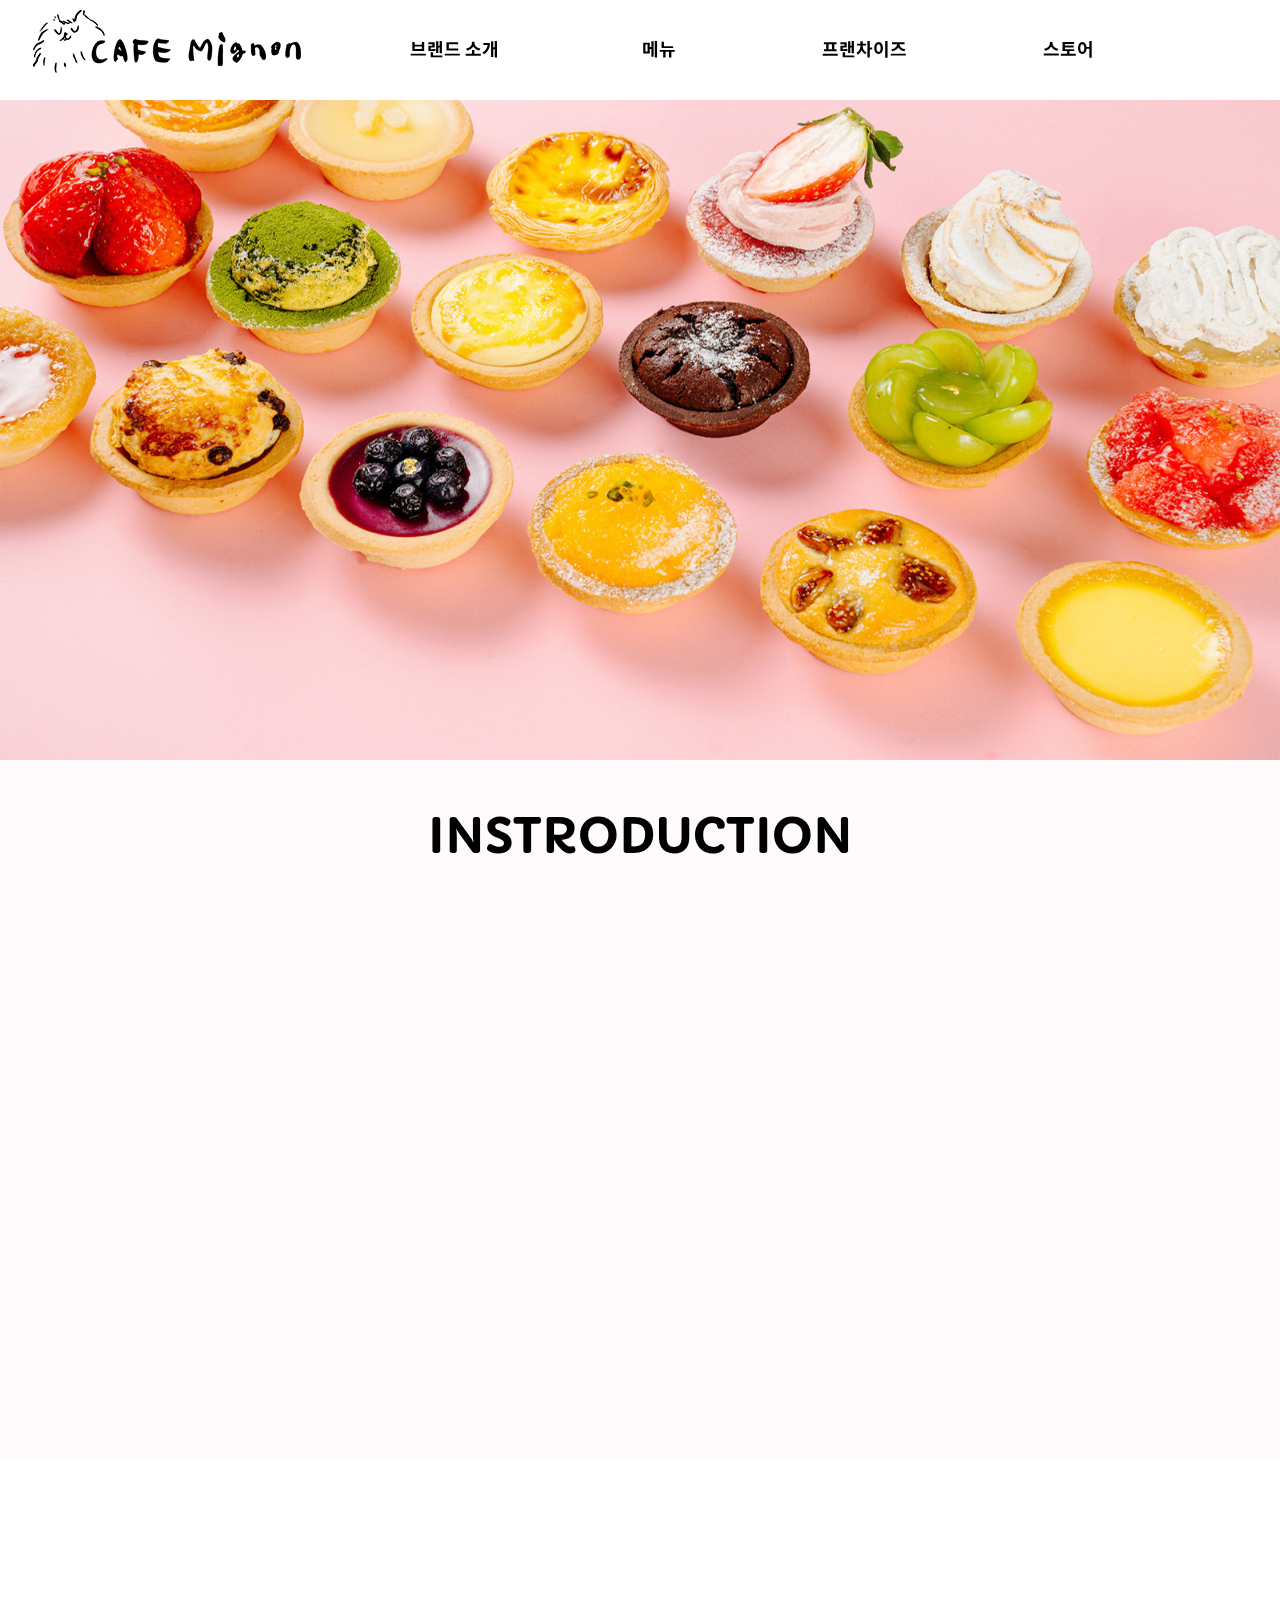
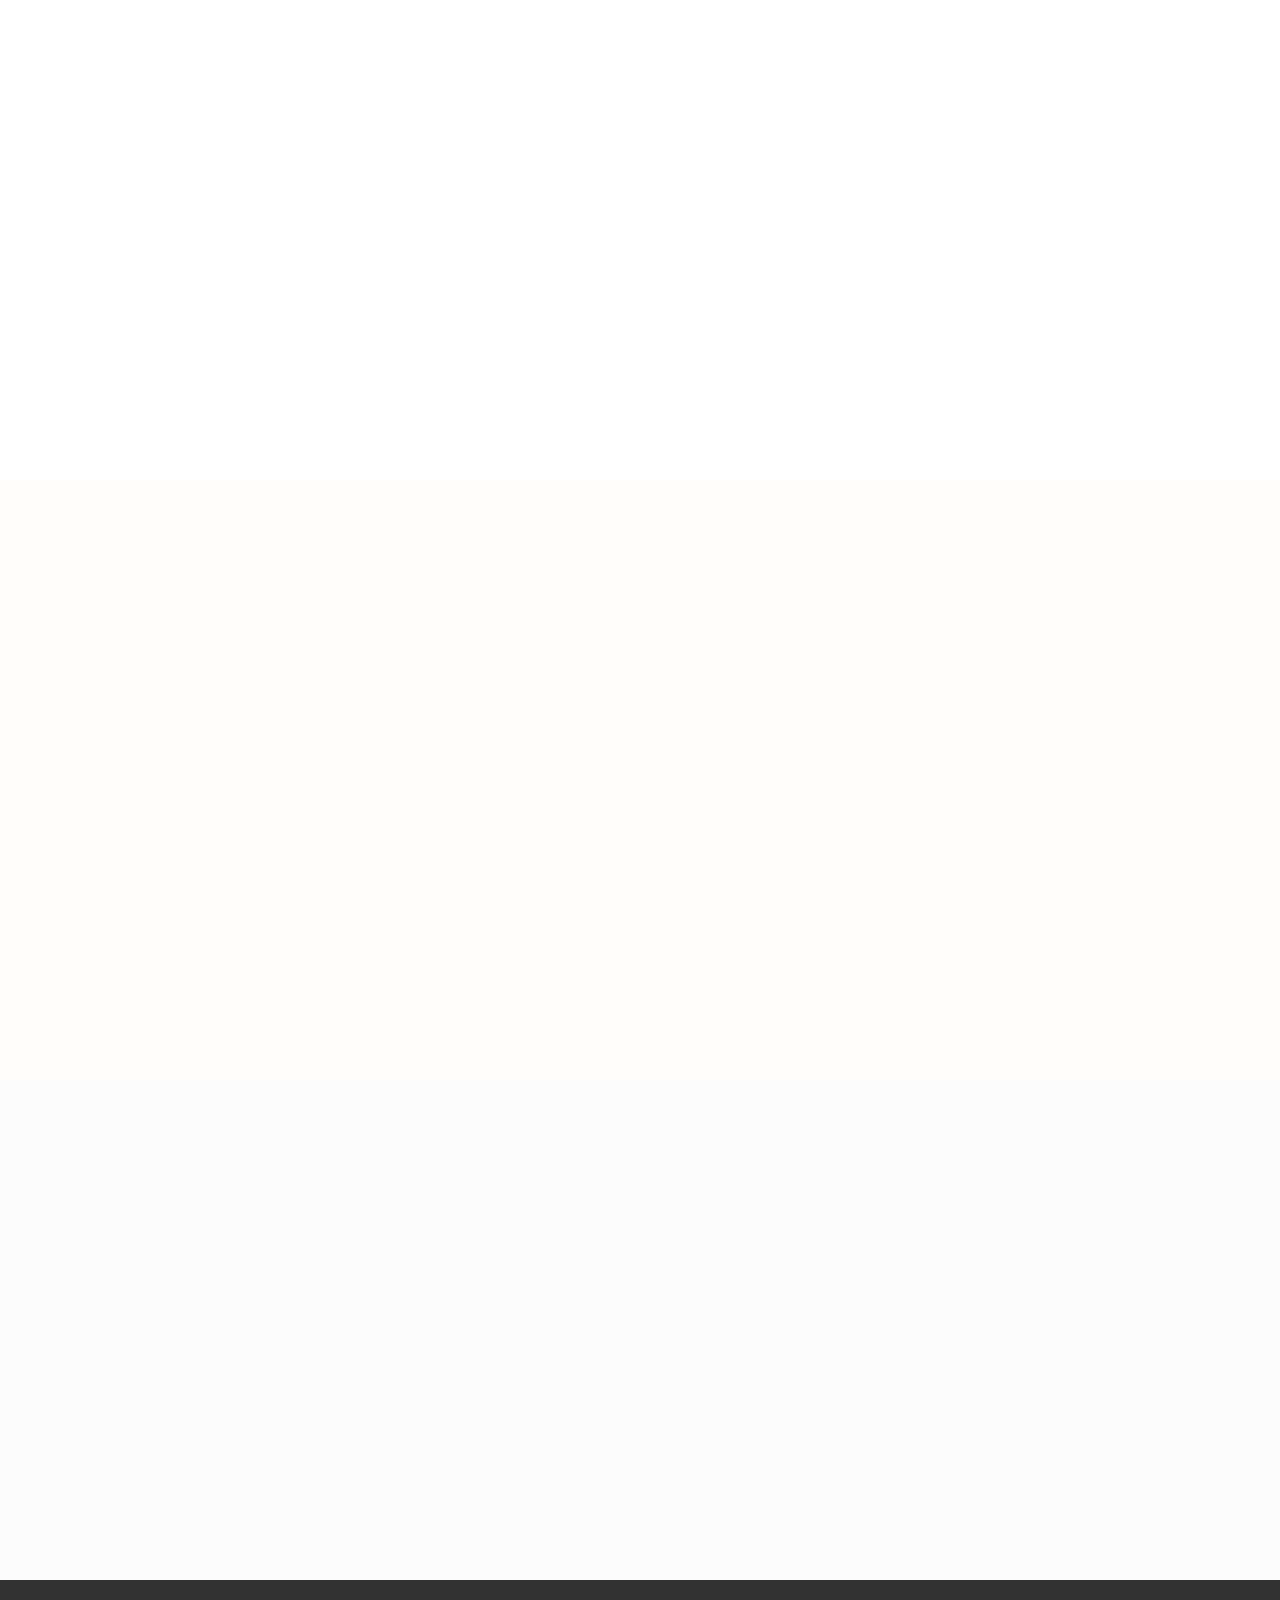
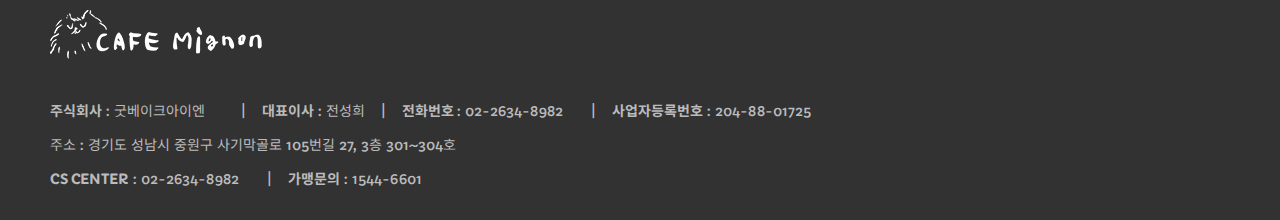
<file: index.html>
<!DOCTYPE html>
<html lang="ko">
<head>
    <link rel="manifest" href="manifest.json">
    <meta charset="UTF-8">
    <meta http-equiv="X-UA-Compatible" content="IE=edge">
    <link rel="stylesheet" href="./css/reset.css">
    <link rel="stylesheet" href="./css/main.css">
    <meta name="viewport" content="width=device-width, initial-scale=1.0">
    <script type="text/javascript" src="http://code.jquery.com/jquery-3.6.1.min.js"></script>
    <link rel="stylesheet" type="text/css" href="slick-1.8.1/slick/slick.css"/>
    <script type="text/javascript" src="https://ajax.googleapis.com/ajax/libs/jquery/1.12.4/jquery.min.js"></script>
    <script src="slick-1.8.1/slick/slick.js"></script>
    <!-- <link href="https://fonts.googleapis.com/css2?family=Capriola&display=swap" rel="stylesheet"> -->
    <link href="https://fonts.googleapis.com/css2?family=Capriola&family=Noto+Sans+KR:wght@100;300;400;500;700;900&display=swap" rel="stylesheet">
    <link rel="stylesheet" href="https://fonts.googleapis.com/css2?family=Material+Symbols+Outlined:opsz,wght,FILL,GRAD@20..48,100..700,0..1,-50..200" />

    <!-- <script src="https://unpkg.com/scroll-out/dist/scroll-out.min.js"></script> -->
    <link rel="stylesheet" href="https://unpkg.com/aos@2.3.1/dist/aos.css"> 
    <script src="https://unpkg.com/aos@2.3.1/dist/aos.js"></script> 
 
    <title>cafemignon</title>
    <script type="text/javascript">
        $(document).ready(function () {
            $(function(){
                var $header = $('header'); //헤더를 변수에 넣기
                var $page = $('.line'); //색상이 변할 부분
                var $window = $(window);
                var pageOffsetTop = $page.offset().top;//색상 변할 부분의 top값 구하기
                
                $window.resize(function(){ //반응형을 대비하여 리사이즈시 top값을 다시 계산
                    pageOffsetTop = $page.offset().top;
                });
                
                $window.on('scroll', function(){ //스크롤시
                    var scrolled = $window.scrollTop() >= pageOffsetTop; //스크롤된 상태; true or false
                    $header.toggleClass('down', scrolled); //클래스 토글
                });
            });
            $(".gnb_1 >ul").hide();

            $(".gnb1>ul").mouseover(function () {
                $(this).find("ul").stop().slideDown("fast");
            })
            $(".gnb1>ul").mouseout(function () {
                $(this).find("ul").stop().slideUp("fast");
            })

            // ===================================================
            $(".gnb2 ul li ul").hide();
            // ===================================================

            $(".click_mv").mouseover(function () {
                $(this).find('.mv').stop().animate({
                    left:20
                },300);
            })
            $(".click_mv").mouseout(function () {
                $('.mv').stop().animate({
                    left:0
                },300);
            })
            // $(".gnb>ul>li").hover(function() {
            //     $(this).find("ul").stop().slideToggle("fast")
            // })


            // ===========================================================

            $('.menu_icon').click(function() {
                $('html').addClass('active');
                $('.menu_icon').hide();
                $('.menu_icon2').show();
                $('.gnb_hide').show();
            });

            // $('body').prepend('<div id="overlay">');

            $('.menu_icon2').click(function() {
                $('html').removeClass('active');
                $('.menu_icon2').hide(); 
                $('.menu_icon').show();
                $('.gnb2>ul').hide();


        
            });

            // $(".question").click(function(){
            //         $(this).next().slideToggle(300);
            //         $(".question").not(this).next().slideUp(300);
            //         return false;
            //     });


            // ===========================================================


            $('.main_slick').slick({
                slidesToShow: 1,
                slidesToScroll: 1,
                autoplay: true,
                autoplaySpeed: 2000,
                prevArrow: false,
                nextArrow: false
            });
            $('.cont2_slick').slick({
                slidesToShow: 4,
                slidesToScroll: 1,
                autoplay: true,
                autoplaySpeed: 2000,
                prevArrow: false,
                nextArrow: false,
                responsive: [ // 반응형 웹 구현 옵션
					{  
						breakpoint: 1000, //화면 사이즈 
						settings: {
							//위에 옵션이 디폴트 , 여기에 추가하면 그걸로 변경
							slidesToShow:3 
						} 
					},
					{ 
						breakpoint: 640, 
						settings: {	
							
							slidesToShow:2
						} 
					},
                    { 
						breakpoint: 501, 
						settings: {	
							
							slidesToShow:1
						} 
					}
				]
            });
            $('.cont3_slick').slick({
                slidesToShow: 1,
                slidesToScroll: 1,
                autoplay: true,
                autoplaySpeed: 2000,
                fade: true,
                infinite: true,
                prevArrow: false,
                nextArrow: false,
                cssEase: 'linear'
                // centerMode:true,
                // centerPadding:'52px'
                // customPaging: function customPaging(slider, i) {
                //     return '<span>' + (i + 1) + '</span><span>  ' + slider.slideCount + '</span>';
                // }
   
            });
            
            $('.cont4_slick').slick({
                slidesToShow: 4,
                slidesToScroll: 1,
                autoplay: true,
                autoplaySpeed: 2000,
                prevArrow: false,
                nextArrow: false,
                responsive: [ // 반응형 웹 구현 옵션
					{  
						breakpoint: 1000, //화면 사이즈 
						settings: {
							//위에 옵션이 디폴트 , 여기에 추가하면 그걸로 변경
							slidesToShow:3 
						} 
					},
					{
						breakpoint: 640, 
						settings: {	
							
							slidesToShow:3
						} 
					},
                    { 
						breakpoint: 520, 
						settings: {	
							
							slidesToShow:2
						} 
					}
				]
            });

        //     $('.cont3_slick').slick({
        //     slidesToShow: 3,
        //     slidesToScroll: 1,
        //     autoplay: true,
        //     autoplaySpeed: 2000,
        });
    // })/
    $(document).ready(function(){
        $('ul.tabs li').click(function(){
            
            var tab_id = $(this).attr('data-tab');
            // $('ul.tabs li').removeClass('current');
            $('ul.tabs li').removeClass('current');
            $('.tab-content').removeClass('current');

            $(this).addClass('current');
            $(this).addClass('first');
            $("#"+tab_id).addClass('current');
        });
    });

</script>

</head>
<body>
    <header id="header" >
        <div class="head_wrap">
            <h1 class="logo" id="logo"><a href="./index.html">cafemignon</a></h1>
                <div class="gnb1" id="gnb1">
                    <ul class="gnb_hide">
                        <li class="gnb_1 first"><a href="#">브랜드 소개</a>
                            <ul class="gnb_2">
                                <li><a href="#">회사소개</a></li>
                                <li><a href="./brand.html">브랜드스토리</a></li>
                                <li><a href="#">BI소개</a></li>
                                <li><a href="#">제조사업</a></li>
                            </ul>
                        </li>
                        <li class="gnb_1" ><a href="#">메뉴</a>
                            <ul class="gnb_2">
                                <li><a href="./menu.html">키쉬</a></li>
                                <li><a href="#">커피</a></li>
                                <li><a href="#">베버리지</a></li>
                                <li><a href="#">티</a></li>
                            </ul>
                        </li>
                        <li class="gnb_1" ><a href="#">프랜차이즈</a>
                            <ul class="gnb_2">
                                <li><a href="#">인테리어</a></li>
                                <li><a href="#">경쟁력</a></li>
                                <li><a href="#">개설비용</a></li>
                                <li><a href="#">가맹문의</a></li>
                            </ul>
                        </li>
                        <li class="gnb_1" ><a href="#">스토어</a>
                            <ul class="gnb_2">
                                <li><a href="#">매장찾기</a></li>
                            </ul>
                        </li>
                    </ul>
                </div>
                <div class="gnb2" id="gnb2">
                    <span class="menu_icon2"><a href="#">menu</a></span>
                    <span class="menu_icon"><a href="#">menu</a></span>
                    <ul class="gnb_hide">
                        <li class="gnb_1 first"><a href="#">브랜드 소개</a>
                            <ul class="gnb_2">
                                <li><a href="#">회사소개</a></li>
                                <li><a href="#">브랜드스토리</a></li>
                                <li><a href="#">BI소개</a></li>
                                <li><a href="#">제조사업</a></li>
                            </ul>
                        </li>
                        <li class="gnb_1" ><a href="#">메뉴</a>
                            <ul class="gnb_2">
                                <li><a href="#">키쉬</a></li>
                                <li><a href="#">커피</a></li>
                                <li><a href="#">베버리지</a></li>
                                <li><a href="#">티</a></li>
                            </ul>
                        </li>
                        <li class="gnb_1" ><a href="#">프랜차이즈</a>
                            <ul class="gnb_2">
                                <li><a href="#">인테리어</a></li>
                                <li><a href="#">경쟁력</a></li>
                                <li><a href="#">개설비용</a></li>
                                <li><a href="#">가맹문의</a></li>
                            </ul>
                        </li>
                        <li class="gnb_1" ><a href="#">스토어</a>
                            <ul class="gnb_2">
                                <li><a href="#">매장찾기</a></li>
                            </ul>
                        </li>
                    </ul>
                </div>
        </div>
    </header>
    <div class="main">
        <section class="main_img_wrap">
            <h2 class="hide">메인이미지</h2>
            <p class="line hide">line</p>

            <ul class="main_img main_slick">
                <li><img src="images/main_img2.jpg" alt=""></li>
                <li><img src="images/main_img4.jpg" alt=""></li>
            </ul>
        </section>
        <div class="cont1" >
            <!-- <div data-aos="fade-right"
     data-aos-offset="300"
     data-aos-easing="ease-in-sine">
</div> -->
            <div class="cont1_wrap" >
                <h2 data-aos="fade-up" data-aos-duration="1000">INSTRODUCTION</h2>
                <div class="left" data-aos="fade-right" data-aos-offset="300" data-aos-easing="ease-in-sine" data-aos-duration="800">
                    <div class="left_img">
                        <img src="./images/cont1_left1.png" alt="">
                    </div>
                    <div class="textbox">
                        <h3>MIGNON & PAPA</h3>
                        <p>미뇽이와 파파의 <br> 만남이 궁금하신가요?</p>
                        <p class="click_mv"><a href="./brand.html"> Brand Story<span class="mv"> -> </span></a></p>
                    </div>
                </div>
                <div class="right" data-aos="fade-left" data-aos-offset="300" data-aos-easing="ease-in-sine" data-aos-duration="800">
                    <div class="textbox">
                        <h3>COMPETITIVE</h3>
                        <p>카페미뇽의 <br> 독보적인 브랜드 경쟁력!</p>
                        <p class="click_mv"><a href="#"> Click <span class="mv"> -> </span></a></p>
                    </div>
                    <div class="right_img">
                        <img src="./images/카페미뇽_10.jpg" alt="">
                    </div>
                </div>
            </div>

        </div>
        <div class="cont2_wrap" data-aos="fade-up" data-aos-duration="1000">
                <h2 data-aos="fade-up" data-aos-duration="1000">MENU</h2>
                <ul class="tabs" data-aos="fade-up" data-aos-duration="1000" >
                    <li class="current" data-tab="tab-1"> 키쉬 </li>
                    <li data-tab="tab-2"> 커피</li>
                    <li data-tab="tab-3"><span class="small"> 베버리지</span></li>
                    <li data-tab="tab-4"> 티</li>
                </ul>
        
                <div id="tab-1" class="tab-content current">
                    <ul id="tab_1" class="tab_content cont2_1_1 cont2_slick">
                        <li class="list_1"><img src="images/mn_1.png" alt=""></li>
                        <li class="list_2"><img src="images/mn_2.png" alt=""></li>
                        <li class="list_3"><img src="images/mn_3.png" alt=""></li>
                        <li class="list_4"><img src="images/mn_4.png" alt=""></li>
                        <li class="list_5"><img src="images/mn_5.png" alt=""></li>
                        <!-- <li class="list_6"><img src="images/mn_6.png" alt=""></li>
                        <li class="list_7"><img src="images/mn_8.png" alt=""></li> -->
                    </ul>
                    <p class="click_mv cont2_more"><a href="./menu.html"> more <span class="mv"> -> </span></a></p>
                </div>
                <div id="tab-2" class="tab-content">
                    <ul id="tab_1" class="tab_content cont2_1_1 cont2_slick">
                        <li class="list_1"><a href="#"><img src="images/cf_1.jpg" alt=""></a></li>
                        <li class="list_2"><a href="#"><img src="images/cf_2.png" alt=""></a></li>
                        <li class="list_3"><a href="#"><img src="images/cf_3.png" alt=""></a></li>
                        <li class="list_4"><a href="#"><img src="images/cf_4.png" alt=""></a></li>
                        <li class="list_5"><a href="#"><img src="images/cf_5.png" alt=""></a></li>
                        <!-- <li class="list_6"><a href="#"><img src="images/cf_6.jpg" alt=""></a></li> -->
                    </ul>
                    <p class="click_mv cont2_more"><a href="./menu.html"> more <span class="mv"> -> </span></a></p>
                </div>
                <div id="tab-3" class="tab-content">
                    <ul id="tab_1" class="tab_content cont2_1_1 cont2_slick">
                        <li class="list_1"><a href="#"><img src="images/vb_1.jpg" alt=""></a></li>
                        <li class="list_2"><a href="#"><img src="images/vb_2.jpg" alt=""></a></li>
                        <li class="list_3"><a href="#"><img src="images/vb_3.jpg" alt=""></a></li>
                        <li class="list_4"><a href="#"><img src="images/vb_4.jpg" alt=""></a></li>
                        <li class="list_5"><a href="#"><img src="images/vb_5.jpg" alt=""></a></li>
                        <!-- <li class="list_6"><a href="#"><img src="images/vb_6.jpg" alt=""></a></li>
                        <li class="list_7"><a href="#"><img src="images/vb_8.jpg" alt=""></a></li> -->
                    </ul>
                    <p class="click_mv cont2_more"><a href="./menu.html"> more <span class="mv"> -> </span></a></p>
                </div>
                <div id="tab-4" class="tab-content">
                    <ul id="tab_1" class="tab_content cont2_1_1 cont2_slick">
                        <li class="list_1"><a href="#"><img src="images/tea_1.jpg" alt=""></a></li>
                        <li class="list_2"><a href="#"><img src="images/tea_2.jpg" alt=""></a></li>
                        <li class="list_3"><a href="#"><img src="images/tea_3.jpg" alt=""></a></li>
                        <li class="list_4"><a href="#"><img src="images/tea_4.jpg" alt=""></a></li>
                        <li class="list_5"><a href="#"><img src="images/tea_5.jpg" alt=""></a></li>
                        <!-- <li class="list_6"><a href="#"><img src="images/tea_6.jpg" alt=""></a></li>
                        <li class="list_7"><a href="#"><img src="images/tea_8.jpg" alt=""></a></li> -->
                    </ul>
                    <p class="click_mv cont2_more"><a href="./menu.html"> more <span class="mv"> -> </span></a></p>
            </div>


            
        </div>
        <div class="cont3">
            <div class="cont3_wrap">
                <h2 data-aos="fade-up" data-aos-duration="1000">STORE INTERIOR</h2>
                
        
                <ul class="cont3_list cont3_slick" data-aos="zoom-in" data-aos-duration="2000">
                    <li><img src="images/inte1.jpg" alt=""></li>
                    <li><img src="images/inte2.jpeg" alt=""></li>
                    <!-- <li><img src="" alt=""></li> -->
                </ul>
                <div class="textbox" data-aos="fade-up" data-aos-duration="1000">
                    <p class="txt1">함께 고민하고 연구하는 카페미뇽의 인테리어 스타일</p>
                    <p class="click_mv cont3_more"><a href="#"> Click <span class="mv"> -> </span></a></p>
                    <img class="papa" src="images/mipapa.png" alt="">
                </div>
                <!-- <p class="btbt"> 01/04 </p> -->
            </div>
    
        </div>
        <div class="cont4">
            <div class="cont4_wrap" data-aos="fade-up" data-aos-duration="1000">
                <h2 data-aos="fade-up" data-aos-duration="1000">NOTICE</h2>
                <p class="txt1">다양한 정보를 안내해드립니다.</p>
                <p class="click_mv"><a href="#"> Click <span class="mv"> -> </span></a></p>
                <ul class="cont4_list cont4_slick">
                    <li><a href="#">
                        <p>2023년 1월 <br> 신규 오픈!</p>
                        <p>2022.06.05</p>
                        </a>
                    </li>
                    <li><a href="#">
                        <p>2023년 1월 <br> 신규 오픈!</p>
                        <p>2022.06.05</p>
                        </a>
                    </li>
                    <li><a href="#">
                        <p>2023년 1월 <br> 신규 오픈!</p>
                        <p>2022.06.05</p>
                        </a>
                    </li>
                    <li><a href="#">
                        <p>2023년 1월 <br> 신규 오픈!</p>
                        <p>2022.06.05</p>
                        </a>
                    </li>
                    <li><a href="#">
                        <p>2023년 1월 <br> 신규 오픈!</p>
                        <p>2022.06.05</p>
                        </a>
                    </li>
                    <li><a href="#">
                        <p>2023년 1월 <br> 신규 오픈!</p>
                        <p>2022.06.05</p>
                        </a>
                    </li>
                    <li><a href="#">
                        <p>2023년 1월 <br> 신규 오픈!</p>
                        <p>2022.06.05</p>
                        </a>
                    </li>
                </ul>
            </div>
        </div>
    </div>

    <!-- <div class="footer">
        <div class="footer_wrap">
            <h2 class="t_logo">카페미뇽</h2>
            <div class="text_box">

            </div>
        </div>

    </div> -->
    <footer class="footer">
        <div class="footer_wrap">
            <h2 class="t_logo">카페미뇽</h2>
            <div class="footer_bottom">
                <div class="fb_1">
                    <p class="txt1_1"><strong>주식회사</strong>  :  굿베이크아이엔 &nbsp;&nbsp;&nbsp; </p>
                    <p class="txt1_2"><strong>대표이사</strong>  :  전성희</p>
                </div>
                <div class="fb_2">
                    <p class="txt1_3"><strong>전화번호 </strong> :  02-2634-8982&nbsp;&nbsp;&nbsp;</p>
                    <p class="txt1_4"><strong>사업자등록번호</strong>  :  204-88-01725</p>
                </div>
                <address>주소 : 경기도 성남시 중원구 사기막골로 105번길 27, 3층 301~304호</address>
                <div class="fb_3">
                    <p class="txt2_1"><strong>CS CENTER</strong>  : 02-2634-8982&nbsp;&nbsp;&nbsp;</p>
                    <p class="txt2_2"><strong>가맹문의</strong>  : 1544-6601</p>
                </div>
            </div>
        </div>
    </footer>
    <!-- <script>
        ScrollOut({
            once:true
        })
    </script> -->
    <script> 
        AOS.init(); // 자바스크립트로 init()을 해야 동작한다.
    </script>
    
</body>
</html>
</file>
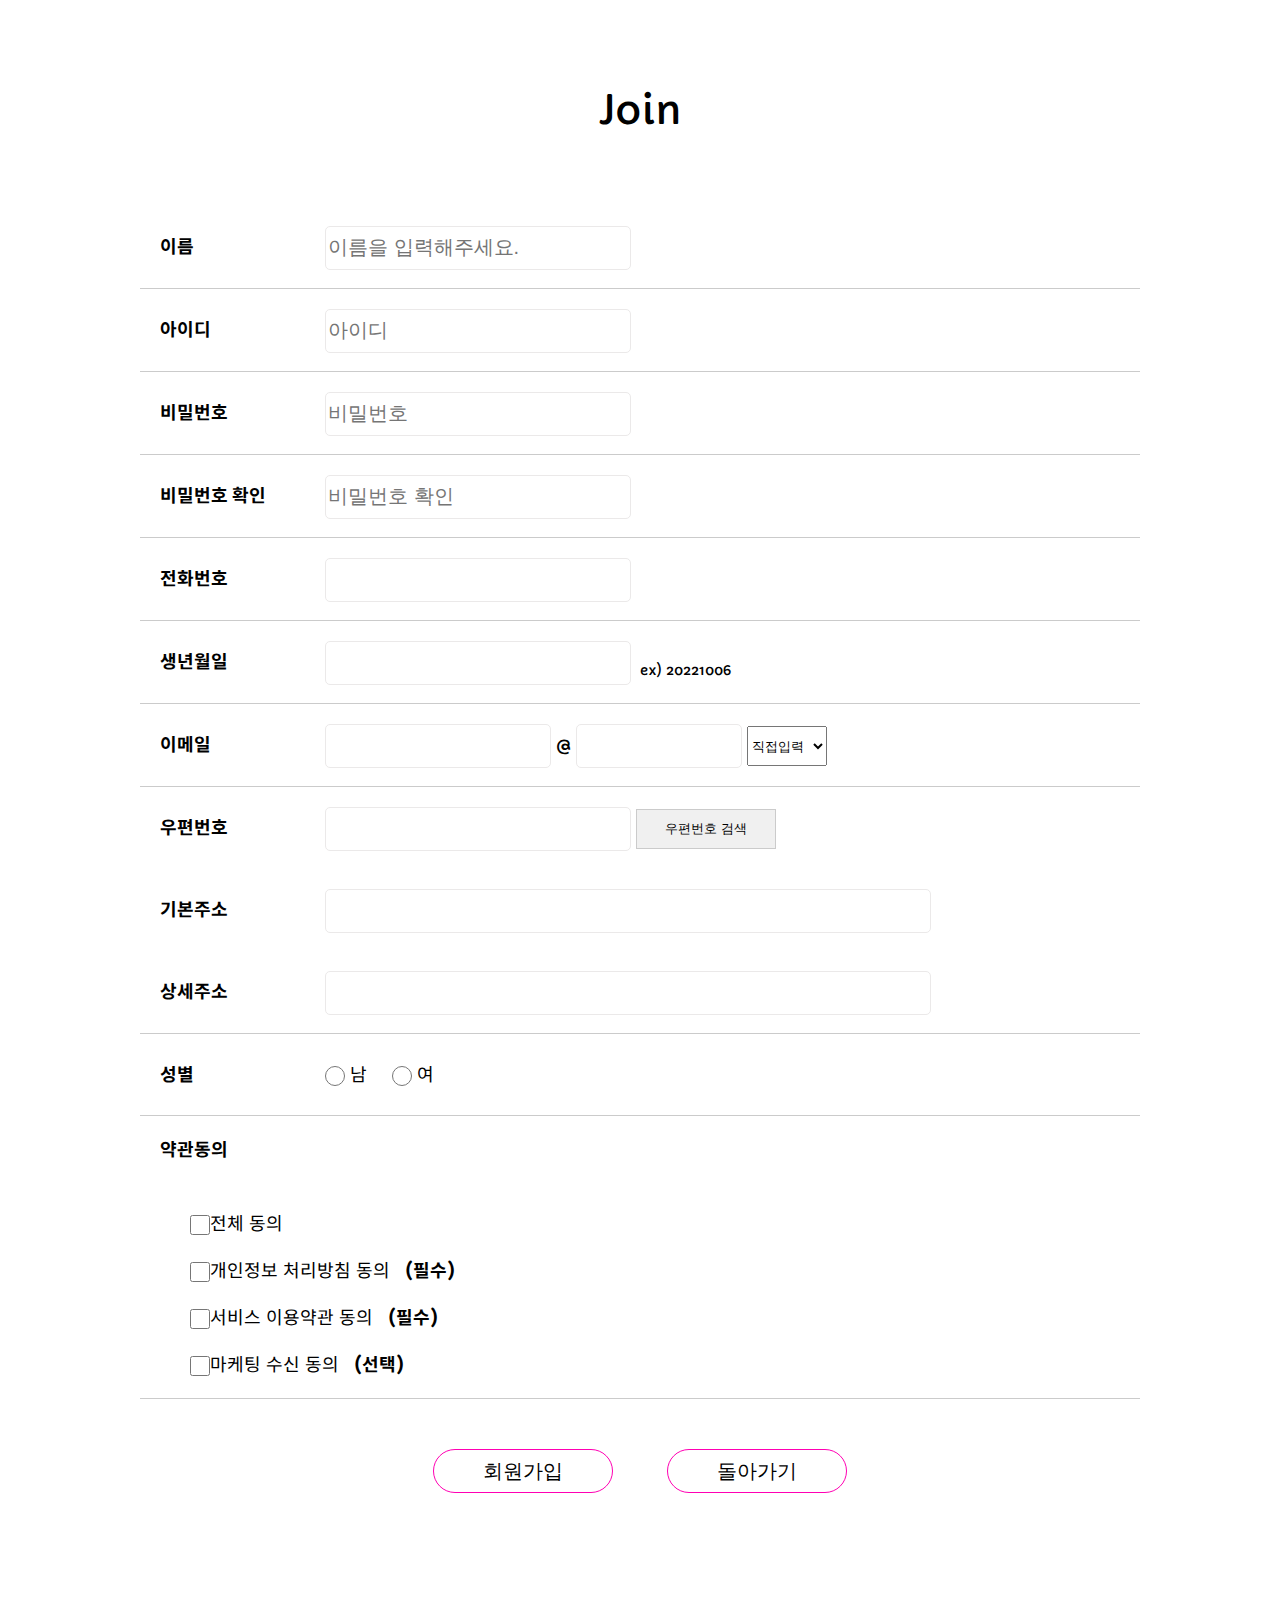
<file: join.html>
<!DOCTYPE html>
<html lang="ko">
<head>
    <link rel="manifest" href="manifest.json">
    <meta charset="UTF-8">
    <meta http-equiv="X-UA-Compatible" content="IE=edge">
    <link rel="stylesheet" href="./css/reset.css">
    <link rel="stylesheet" href="./css/join.css">
    <meta name="viewport" content="width=device-width, initial-scale=1.0">
    <script type="text/javascript" src="http://code.jquery.com/jquery-3.6.1.min.js"></script>
    <link rel="stylesheet" type="text/css" href="slick-1.8.1/slick/slick.css"/>
    <script type="text/javascript" src="https://ajax.googleapis.com/ajax/libs/jquery/1.12.4/jquery.min.js"></script>
    <script src="slick-1.8.1/slick/slick.js"></script>
    <!-- <link href="https://fonts.googleapis.com/css2?family=Capriola&display=swap" rel="stylesheet"> -->
    <link href="https://fonts.googleapis.com/css2?family=Capriola&family=Noto+Sans+KR:wght@100;300;400;500;700;900&display=swap" rel="stylesheet">
    <link rel="stylesheet" href="https://fonts.googleapis.com/css2?family=Material+Symbols+Outlined:opsz,wght,FILL,GRAD@20..48,100..700,0..1,-50..200" />

    <title>join</title>
    <script type="text/javascript">
        $(document).ready(function () {
            $(".gnb_1 >ul").hide();

            $(".gnb>ul").mouseover(function () {
                $(this).find("ul").stop().slideDown("fast");
            })
            $(".gnb>ul").mouseout(function () {
                $(this).find("ul").stop().slideUp("fast");
            })



        })
        

            //이름입력x-> 이름 입력안내 메시지, 커서 표시
            function join_form_check(){
                var u_name = document.getElementById("u_name");
                var u_id = document.getElementById("u_id");
                var pwd = document.getElementById("pwd");
                var re_pwd = document.getElementById("re_pwd");
                var mobile = document.getElementById("mobile");
                var check_1 = document.getElementById("check_1");
                var check_2 = document.getElementById("check_2");

                if(u_name.value == ""){
                    alert("이름을 입력하세요");
                    //입력안내 메시지 출력
                    var txt = document.getElementById("err_name");
                    txt.innerHTML="이름을 입력하세요" //방법1 html 사용 가능 ex)<em><i><p>등등 사용 가능
                    // txt.textContent="이름을 입력하세요" // 방법2 텍스트만 가능 ex)<em><i><p>등등 사용 불가 
                    //커서 
                    u_name.focus();
                    return false; // 현페이지 머물기
                }
                if(u_id.value == ""){
                    alert("아이디를 입력하세요");
                    // var txt = document.getElementById("dsp");
                    // txt.innerHTML="<em>아이디을 입력하세요</em>" 
                    u_id.focus();
                    return false; 
                }
                // var id_len = u_id.value.length;

                // if(id_len < 4 || id_len > 12){
                //     alert("아이디를 입력하세요");
                //     var txt = document.getElementById("err_id");
                //     txt.textContent="아이디는 4~12글자만 입력할 수 있습니다." 
                //     u_id.focus();
                //     return false; 
                // }
                if(pwd.value == ""){
                    alert("비밀번호를 입력하세요");
                    var txt = document.getElementById("err_pwd");
                    txt.innerHTML="<em>비밀번호을 입력하세요</em>" 
                    pwd.focus();
                    return false; 
                }
                var pwd_len = pwd.value.length;

                if(pwd_len < 4 || pwd_len > 12){
                    alert("비밀번호를 입력하세요");
                    var txt = document.getElementById("err_pwd");
                    txt.textContent="* 비밀번호는 4~8글자만 입력할 수 있습니다." 
                    pwd.focus();
                    return false; 
                }
                if(re_pwd.value == ""){
                    alert("비밀번호 확인을 입력하세요");
                    var txt = document.getElementById("err_re_pwd");
                    txt.innerHTML="<em>비밀번호 확인을 입력하세요</em>" 
                    re_pwd.focus();
                    return false; 
                }
                var pwd_con = re_pwd.value;

                if(pwd.value!=pwd_con){
                    var txt = document.getElementById("err_re_pwd");
                    txt.innerHTML="비밀번호와 일치하지 않습니다." 
                    re_pwd.focus();
                    return false; 
                }
                if(mobile.value == ""){
                    alert("전화번호를 입력하세요");
                    var txt = document.getElementById("err_num");
                    txt.innerHTML="<em>전화번호를 입력하세요</em>" 
                    mobile.focus();
                    return false;
                }
                var reg = /^[0-9]+$/g;
                if(!reg.test(mobile.value)){
                    var txt = document.getElementById("err_num");
                    txt.innerHTML="전화번호는 숫자만 입력할 수 있습니다." 
                    mobile.focus();
                    return false; 
                }

                if(!check_1.checked){
                    alert("약관동의를 눌러주세요");
                    var txt = document.getElementById("err_apply");
                    txt.textContent = "약관 동의가 필요합니다.";
                    check_1.focus();
                    return false; 
                }
                if(!check_2.checked){
                    alert("약관동의를 눌러주세요");
                    var txt = document.getElementById("err_apply");
                    txt.textContent = "약관 동의가 필요합니다.";
                    check_2.focus();
                    return false; 
                }

        };
       
        
    </script>

</head>
<body>
    <main>
        <form  name="join_form" action="insert.php" method="post" onsubmit="return join_form_check()"> 
            <fieldset>
                <legend>Join</legend>
                <div class="u_name">
                    <label for="u_name" class="c_title">이름</label>
                    <input type="text" name="u_name" id="u_name" maxlength="10" placeholder="이름을 입력해주세요.">
                    <br><span id="err_name" class="err_txt"></span>
                </div>
                <div class="u_id">
                    <label for="u_id" class="c_title">아이디</label>
                    <input type="text" name="u_id" id="u_id" placeholder="아이디" onkeyup="getCont(this.value)">
                    <!-- <button type="button" onclick="login_search('u_id')">아이디 중복 확인</button> -->
                    <br><span id="dsp"></span>
                    <!-- <br><span id="err_id" class="err_txt"></span> -->
                </div>
                <div class="u_pwd">
                    <label for="pwd" class="c_title">비밀번호</label>
                    <input type="password" name="pwd" id="pwd"  placeholder="비밀번호">
                    <!-- <br>*비밀번호는 4~12글자만 입력할 수 있습니다. -->
                    <br><span id="err_pwd" class="err_txt"></span>
                </div>
                <div class="re_pwd">
                    <label for="re_pwd" class="c_title">비밀번호 확인</label>
                    <input type="password" name="re_pwd" id="re_pwd"  placeholder="비밀번호 확인">
                    <br><span id="err_re_pwd" class="err_txt"></span>
                </div>
                <div class="mobile">
                    <label for="mobile" class="c_title">전화번호</label>
                    <input type="text" name="mobile" id="mobile">
                    <!-- <br>"-" 없이 숫자만 입력 -->
                    <br><span id="err_num" class="err_txt"></span>
                </div>

                <div class="birth">
                    <label for="birth"class="c_title">생년월일</label>
                    <input type="text" name="birth" id="birth">
                    <br><span>ex) 20221006</span>
                </div>

                <div class="email">
                    <label for="email_id"class="c_title" >이메일</label>
                    <input type="text" name="email_id" id="email_id" size="12"> @
                    <input type="text" name="email_dns" id="email_dns" size="12">
                    <select name="email_sel" id="email_sel" onchange="change_email()">
                        <option value="">직접입력</option>
                        <option value="naver.com">네이버</option>
                        <option value="daum.com">다음</option>
                        <option value="gmail.com">구글</option>
                    </select>
                    <br><span id="err_email" class="err_txt"></span>
                </div>
                
                <div class="addr">
                    <label for="ps_code" class="c_title">우편번호</label>
                    <input type="text" name="ps_code" id="ps_code">
                    <button type="button" onclick="s_post()">우편번호 검색</button><br>
                    <label for="addr_b" class="c_title">기본주소</label>
                    <input type="text" name="addr_b" id="addr_b"><br>
                    <label for="addr_d" class="c_title">상세주소</label>
                    <input type="text" name="addr_d" id="addr_d">
                </div class="addr">

                <div class="gender">
                    <span class="c_title">성별</span>
                    <input type="radio" name="gender" id="male" value="m">
                    <label for="male">남</label>
                    <input type="radio" name="gender" id="female" value="f">
                    <label for="female">여</label>
                </div>

                <div class="apply">
                    <p><strong>약관동의</strong></p>
                    <br><span id="err_apply" class="err_txt"></span>
                    <label for="check_all">
                        <input type="checkbox"name="check_all" id="check_all" value="y" >전체 동의 
                    </label>

                    <label for="check_1">
                        <input type="checkbox" id="check_1" class="normal" value="y" >개인정보 처리방침 동의 &nbsp <strong>(필수)</strong>
                    </label>
                    
                    <label for="check_2">
                        <input type="checkbox" id="check_2" class="normal" value="y" >서비스 이용약관 동의 &nbsp <strong>(필수)</strong>
                    </label>
                    <label for="check_3">
                        <input type="checkbox" id="check_3" class="normal" value="y" >마케팅 수신 동의 &nbsp <strong>(선택)</strong>
                    </label>

                </div>

                <p class="fin_bt">
                    <button type="submit">회원가입</button>
                    <button type="button">돌아가기</button>
                </p>
            </fieldset>
        </form>
    </main>

    
</body>
</html>
</file>
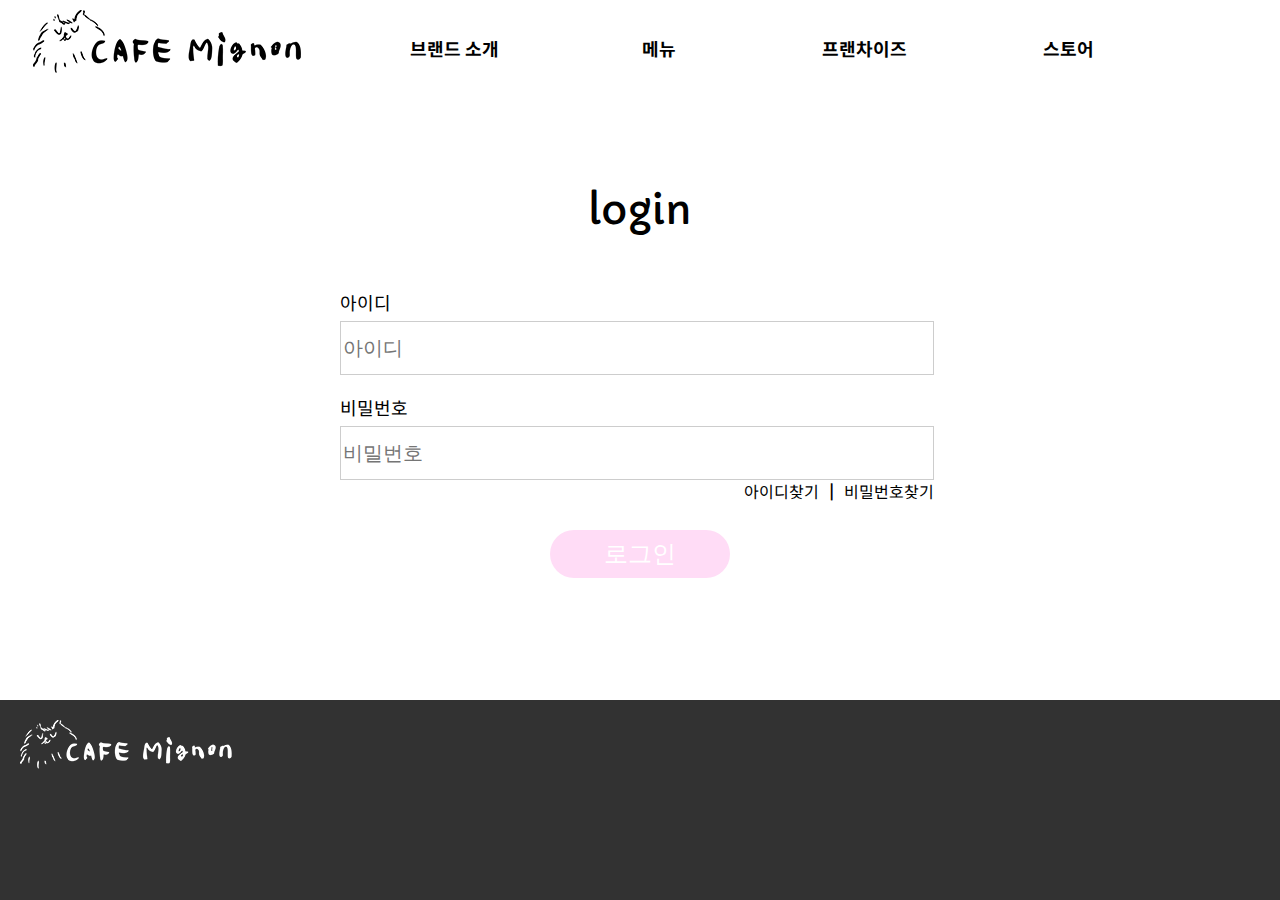
<file: login.html>
<!DOCTYPE html>
<html lang="ko">
<head>
    <link rel="manifest" href="manifest.json">
    <meta charset="UTF-8">
    <meta http-equiv="X-UA-Compatible" content="IE=edge">
    <link rel="stylesheet" href="./css/reset.css">
    <link rel="stylesheet" href="./css/login.css">
    <meta name="viewport" content="width=device-width, initial-scale=1.0">
    <script type="text/javascript" src="http://code.jquery.com/jquery-3.6.1.min.js"></script>
    <link rel="stylesheet" type="text/css" href="slick-1.8.1/slick/slick.css"/>
    <script type="text/javascript" src="https://ajax.googleapis.com/ajax/libs/jquery/1.12.4/jquery.min.js"></script>
    <script src="slick-1.8.1/slick/slick.js"></script>
    <!-- <link href="https://fonts.googleapis.com/css2?family=Capriola&display=swap" rel="stylesheet"> -->
    <link href="https://fonts.googleapis.com/css2?family=Capriola&family=Noto+Sans+KR:wght@100;300;400;500;700;900&display=swap" rel="stylesheet">
    <link rel="stylesheet" href="https://fonts.googleapis.com/css2?family=Material+Symbols+Outlined:opsz,wght,FILL,GRAD@20..48,100..700,0..1,-50..200" />

    <title>login</title>

    <script type="text/javascript">
        $(document).ready(function () {
            $(".gnb_1 >ul").hide();

            $(".gnb>ul").mouseover(function () {
                $(this).find("ul").stop().slideDown("fast");
            })
            $(".gnb>ul").mouseout(function () {
                $(this).find("ul").stop().slideUp("fast");
            })

            //이름입력x-> 이름 입력안내 메시지, 커서 표시
            function login_form_check(){
                var u_id = document.getElementById("u_id");
                var pwd = document.getElementById("pwd");

                if(u_id.value == ""){
                    alert("아이디를 입력하세요");
                    var txt = document.getElementById("err_id");
                    txt.innerHTML="<em>아이디을 입력하세요</em>" 
                    u_id.focus();
                    return false; 
                }
                var id_len = u_id.value.length;

                if(id_len < 4 || id_len > 12){
                    alert("아이디를 입력하세요");
                    var txt = document.getElementById("err_id");
                    txt.textContent="아이디는 4~12글자만 입력할 수 있습니다." 
                    u_id.focus();
                    return false; 
                }
                if(pwd.value == ""){
                    alert("비밀번호를 입력하세요");
                    var txt = document.getElementById("err_pwd");
                    txt.innerHTML="<em>비밀번호을 입력하세요</em>" 
                    pwd.focus();
                    return false; 
                }
                var pwd_len = pwd.value.length;

                if(pwd_len < 4 || pwd_len > 12){
                    alert("비밀번호를 입력하세요");
                    var txt = document.getElementById("err_pwd");
                    txt.textContent="* 비밀번호는 4~8글자만 입력할 수 있습니다." 
                    pwd.focus();
                    return false; 
                }
            };
        })
        
    </script>
</head>
<body>
    <header id="header" >
        <div class="head_wrap">
            <h1 class="logo" id="logo"><a href="">cafemignon</a></h1>
                <nav class="gnb" id="gnb">
                    <span class="menu_icon"><a href="#"> menu</a></span>
                    <ul class="gnb_hide">
                        <li class="gnb_1 first"><a href="#">브랜드 소개</a>
                            <ul class="gnb_2">
                                <li><a href="#">회사소개</a></li>
                                <li><a href="#">브랜드스토리</a></li>
                                <li><a href="#">BI소개</a></li>
                                <li><a href="#">제조사업</a></li>
                            </ul>
                        </li>
                        <li class="gnb_1" ><a href="#">메뉴</a>
                            <ul class="gnb_2">
                                <li><a href="#">키쉬</a></li>
                                <li><a href="#">커피</a></li>
                                <li><a href="#">베버리지</a></li>
                                <li><a href="#">티</a></li>
                            </ul>
                        </li>
                        <li class="gnb_1" ><a href="#">프랜차이즈</a>
                            <ul class="gnb_2">
                                <li><a href="#">인테리어</a></li>
                                <li><a href="#">경쟁력</a></li>
                                <li><a href="#">개설비용</a></li>
                                <li><a href="#">가맹문의</a></li>
                            </ul>
                        </li>
                        <li class="gnb_1" ><a href="#">스토어</a>
                            <ul class="gnb_2">
                                <li><a href="#">매장찾기</a></li>
                            </ul>
                        </li>
                    </ul>
                </nav>
        </div>
    </header>
    <div class="main">
        <form  name="login_form" action="login_ok.php" method="post" onsubmit="return login_form_check()"> 
            <fieldset>
                <legend>login</legend>
    
                <div class="u_id">
                    <label for="u_id" class="c_title">아이디</label>
                    <input type="text" name="u_id" id="u_id" placeholder="아이디">
                    <!-- <button type="button" onclick="login_search()">아이디 중복 확인</button> -->
                    <!-- <br><span class="dsp_txt">*아이디는 4~12글자만 입력할 수 있습니다.</span> -->
                    <br><span id="err_id" class="err_txt"></span>
                </div>
                <div class="u_pwd">
                    <label for="pwd" class="c_title">비밀번호</label>
                    <input type="text" name="pwd" id="pwd"  placeholder="비밀번호">
                    <!-- <br>*비밀번호는 4~12글자만 입력할 수 있습니다. -->
                    <br><span id="err_pwd" class="err_txt"></span>
                </div>
                <div class="search">
                    <a class="pwd_search" href="">비밀번호찾기</a>
                    <a class="id_search" href="id_search.php">아이디찾기</a>
                </div>
    
                <div class="button">
                    <button type="submit">로그인</button>
                </div>
            </fieldset>
        </form>
    </div>

    <div class="footer">
        <div class="footer_wrap">
            <h2 class="t_logo">카페미뇽</h2>
            <div class="text_box">

            </div>
        </div>

    </div>
    
</body>
</html>
</file>
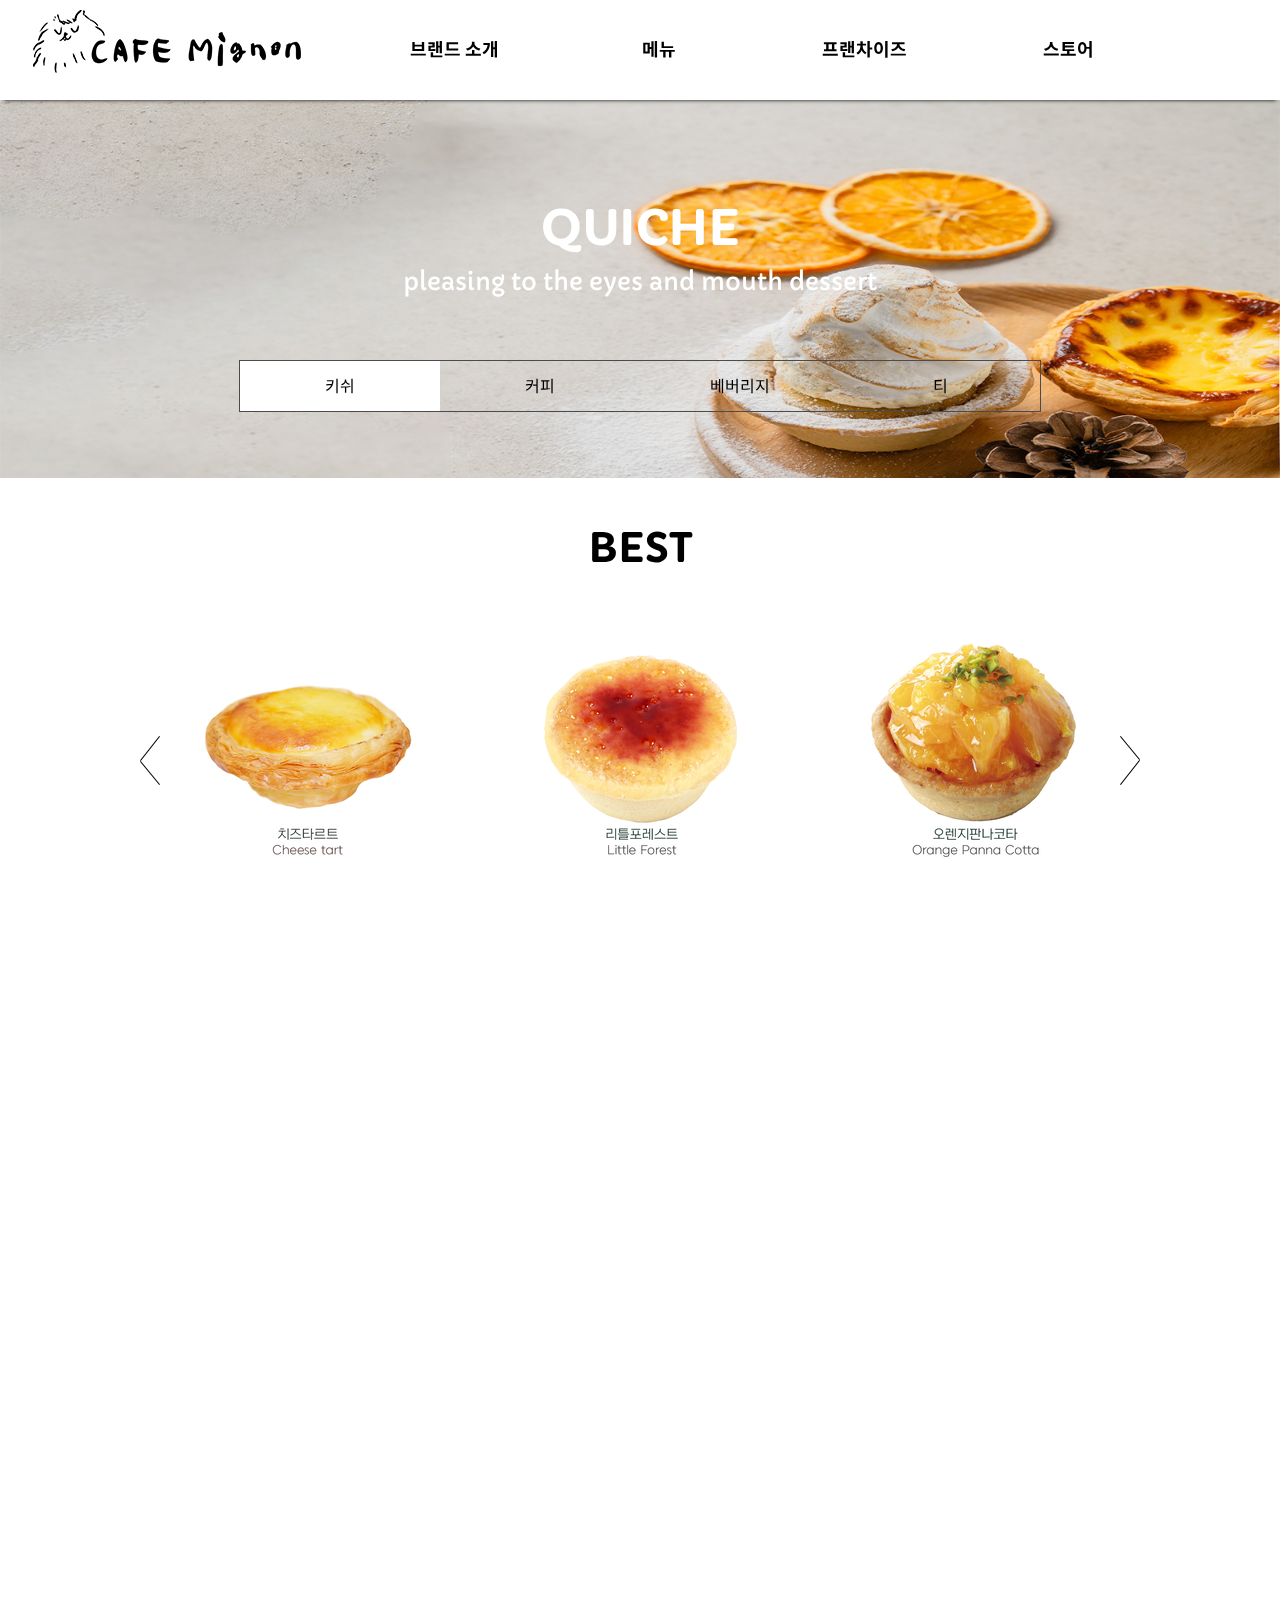
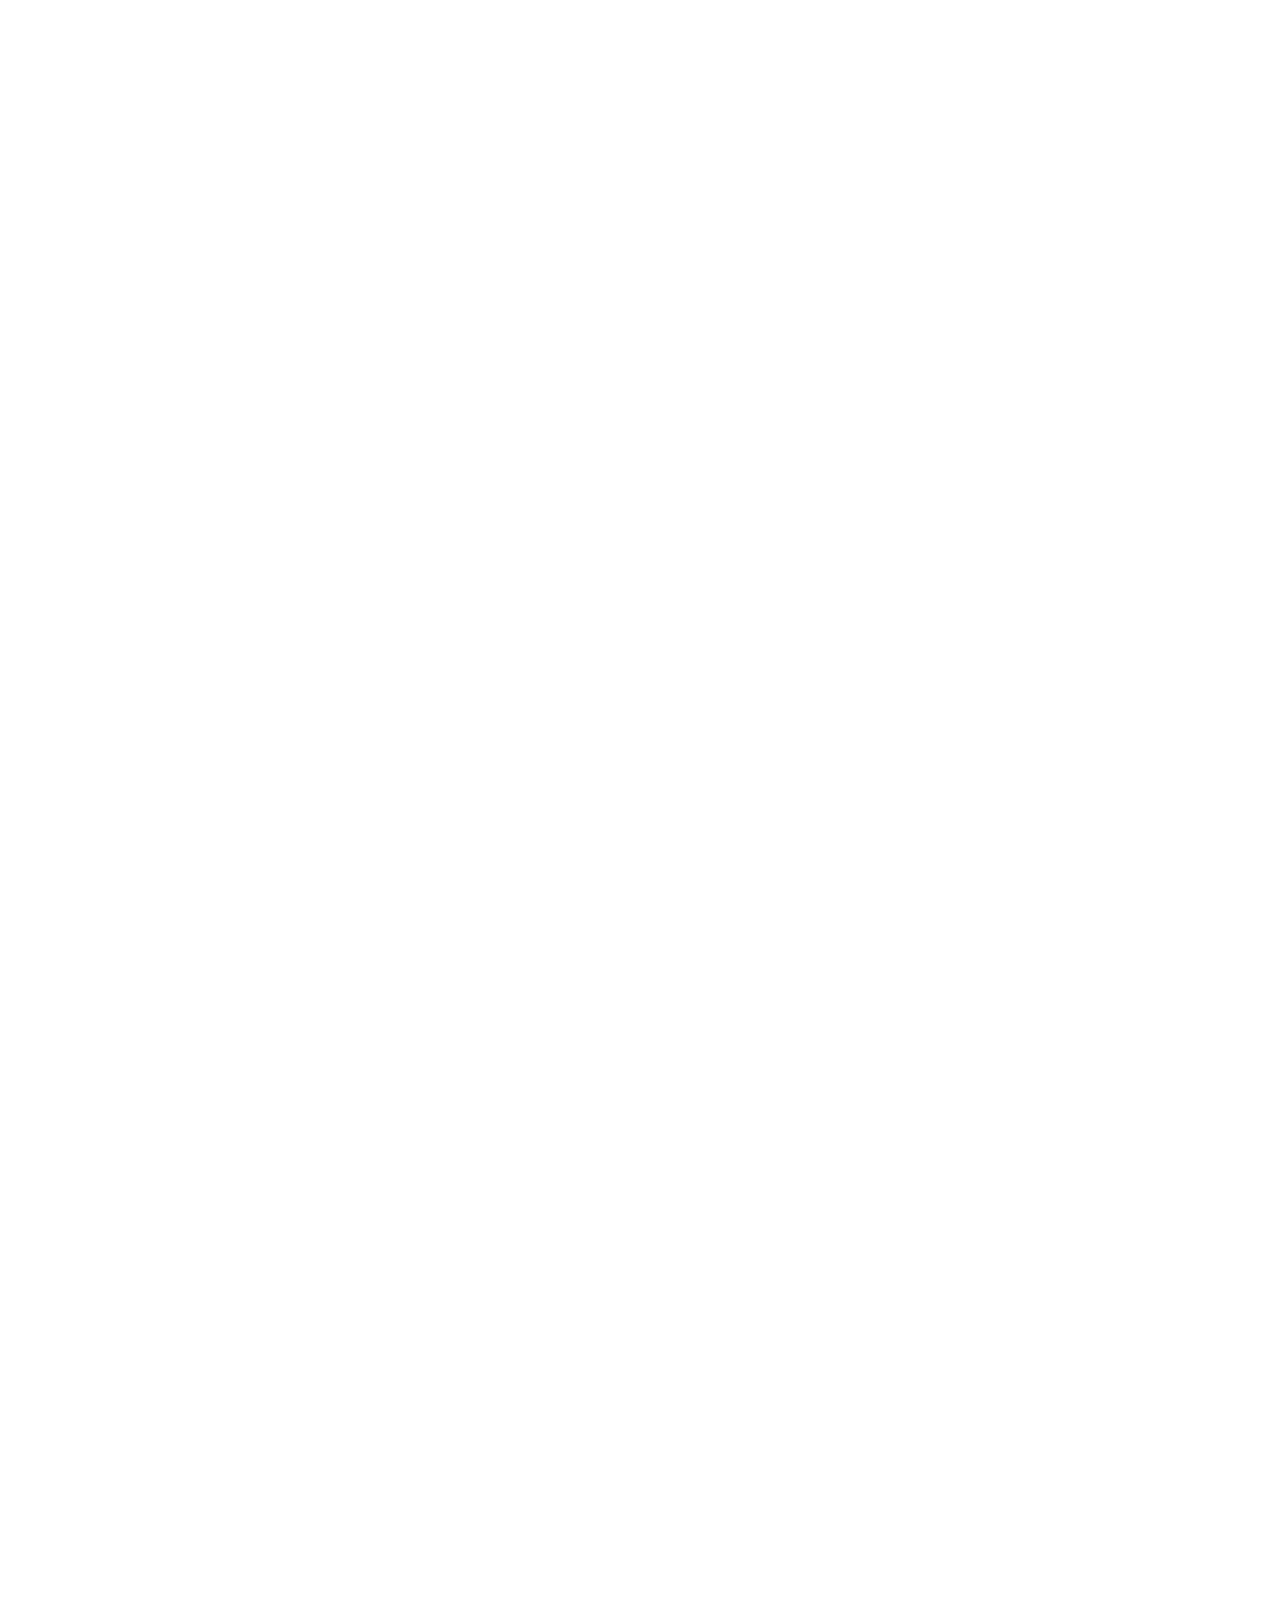
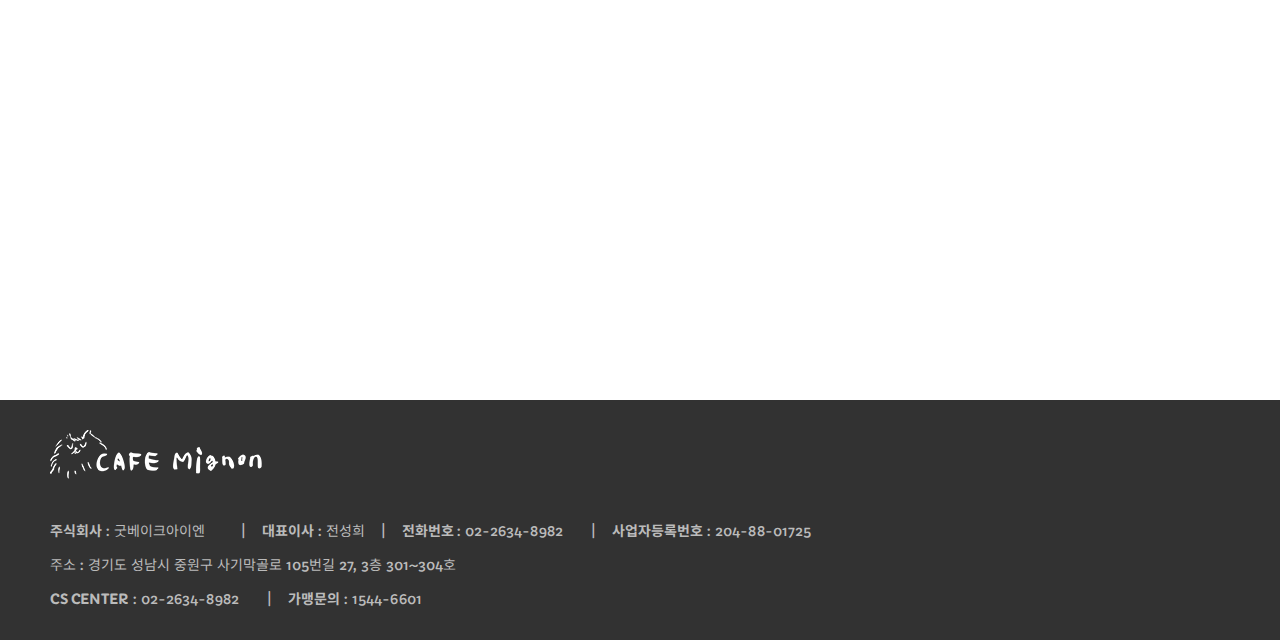
<file: menu.html>
<!DOCTYPE html>
<html lang="ko">
<head>
    <meta charset="UTF-8">
    <meta http-equiv="X-UA-Compatible" content="IE=edge">
    <link rel="stylesheet" href="./css/reset.css">
    <link rel="stylesheet" href="./css/menu.css">
    <meta name="viewport" content="width=device-width, initial-scale=1.0">
    <script type="text/javascript" src="http://code.jquery.com/jquery-3.6.1.min.js"></script>
    <link rel="stylesheet" type="text/css" href="slick-1.8.1/slick/slick.css"/>
    <script type="text/javascript" src="https://ajax.googleapis.com/ajax/libs/jquery/1.12.4/jquery.min.js"></script>
    <script src="slick-1.8.1/slick/slick.js"></script>
    <link href="https://fonts.googleapis.com/css2?family=Capriola&family=Noto+Sans+KR:wght@100;300;400;500;700;900&display=swap" rel="stylesheet">
    <link rel="stylesheet" href="https://fonts.googleapis.com/css2?family=Material+Symbols+Outlined:opsz,wght,FILL,GRAD@20..48,100..700,0..1,-50..200" />

    <link rel="stylesheet" href="https://unpkg.com/aos@2.3.1/dist/aos.css"> 
    <script src="https://unpkg.com/aos@2.3.1/dist/aos.js"></script> 

    <title>키쉬</title>
  
    <script type="text/javascript">
        $(document).ready(function () {
            $(function(){
                var $header = $('header'); //헤더를 변수
                var $page = $('.line'); //색상이 변할 부분
                var $window = $(window);
                var pageOffsetTop = $page.offset().top;//색상 변할 부분의 top값
                
                $window.resize(function(){ //반응형을 대비하여 리사이즈시 top값을 다시 계산
                    pageOffsetTop = $page.offset().top;
                });
                
                $window.on('scroll', function(){ //스크롤시
                    var scrolled = $window.scrollTop() >= pageOffsetTop; //스크롤된 상태; true or false
                    $header.toggleClass('down', scrolled); //클래스 토글
                });
            });

            // //gnb
            // $(".gnb_1 >ul").hide();

            // $(".gnb>ul").mouseover(function () {
            //     $(this).find("ul").stop().slideDown("fast");
            // })
            // $(".gnb>ul").mouseout(function () {
            //     $(this).find("ul").stop().slideUp("fast");
            // })
            $(".gnb_1 >ul").hide();

            $(".gnb1>ul").mouseover(function () {
                $(this).find("ul").stop().slideDown("fast");
            })
            $(".gnb1>ul").mouseout(function () {
                $(this).find("ul").stop().slideUp("fast");
            })

            // ===================================================
            $(".gnb2 ul li ul").hide();
            // ===================================================
            $('.menu_icon').click(function() {
                $('html').addClass('active');
                $('.menu_icon').hide();
                $('.menu_icon2').show();
                $('.gnb_hide').show();
            });

            // $('body').prepend('<div id="overlay">');

            $('.menu_icon2').click(function() {
                $('html').removeClass('active');
                $('.menu_icon2').hide(); 
                $('.menu_icon').show();
                $('.gnb2>ul').hide();
            });

            //클릭 이벤트
            $(".click_mv").mouseover(function () {
                $(this).find('.mv').stop().animate({
                    left:20
                },300);
            })
            $(".click_mv").mouseout(function () {
                $('.mv').stop().animate({
                    left:0
                },300);
            })

            $('.cont1_slick').slick({
                slidesToShow: 3,
                slidesToScroll: 1,
                autoplay: true,
                autoplaySpeed: 2000,
                responsive: [ // 반응형 웹 구현 옵션
					{
						breakpoint: 1200, //화면 사이즈 
						settings: {
							slidesToShow:3 
						} 
					},
					{
						breakpoint: 760, 
						settings: {	
							slidesToShow:2
						} 
					},
                    { 
						breakpoint: 501, 
						settings: {	
							
							slidesToShow:1
						} 
					}
				]
            });
    })
</script>
</head>
<body>
    <header id="header" >
        <div class="head_wrap">
            <h1 class="logo" id="logo"><a href="./index.html">cafemignon</a></h1>
                <div class="gnb1" id="gnb1">

                    <ul class="gnb_hide">
                        <li class="gnb_1 first"><a href="#">브랜드 소개</a>
                            <ul class="gnb_2">
                                <li><a href="#">회사소개</a></li>
                                <li><a href="./brand.html">브랜드스토리</a></li>
                                <li><a href="#">BI소개</a></li>
                                <li><a href="#">제조사업</a></li>
                            </ul>
                        </li>
                        <li class="gnb_1" ><a href="#">메뉴</a>
                            <ul class="gnb_2">
                                <li><a href="./menu.html">키쉬</a></li>
                                <li><a href="#">커피</a></li>
                                <li><a href="#">베버리지</a></li>
                                <li><a href="#">티</a></li>
                            </ul>
                        </li>
                        <li class="gnb_1" ><a href="#">프랜차이즈</a>
                            <ul class="gnb_2">
                                <li><a href="#">인테리어</a></li>
                                <li><a href="#">경쟁력</a></li>
                                <li><a href="#">개설비용</a></li>
                                <li><a href="#">가맹문의</a></li>
                            </ul>
                        </li>
                        <li class="gnb_1" ><a href="#">스토어</a>
                            <ul class="gnb_2">
                                <li><a href="#">매장찾기</a></li>
                            </ul>
                        </li>
                    </ul>
                </div>
                <div class="gnb2" id="gnb2">
                    <span class="menu_icon2"><a href="#">menu</a></span>
                    <span class="menu_icon"><a href="#">menu</a></span>
                    <ul class="gnb_hide">
                        <li class="gnb_1 first"><a href="#">브랜드 소개</a>
                            <ul class="gnb_2">
                                <li><a href="#">회사소개</a></li>
                                <li><a href="#">브랜드스토리</a></li>
                                <li><a href="#">BI소개</a></li>
                                <li><a href="#">제조사업</a></li>
                            </ul>
                        </li>
                        <li class="gnb_1" ><a href="#">메뉴</a>
                            <ul class="gnb_2">
                                <li><a href="#">키쉬</a></li>
                                <li><a href="#">커피</a></li>
                                <li><a href="#">베버리지</a></li>
                                <li><a href="#">티</a></li>
                            </ul>
                        </li>
                        <li class="gnb_1" ><a href="#">프랜차이즈</a>
                            <ul class="gnb_2">
                                <li><a href="#">인테리어</a></li>
                                <li><a href="#">경쟁력</a></li>
                                <li><a href="#">개설비용</a></li>
                                <li><a href="#">가맹문의</a></li>
                            </ul>
                        </li>
                        <li class="gnb_1" ><a href="#">스토어</a>
                            <ul class="gnb_2">
                                <li><a href="#">매장찾기</a></li>
                            </ul>
                        </li>
                    </ul>
                </div>
        </div>
    </header>
    <div class="main">
        <div class="main_img">
            <p class="line">line</p>
                <h2 data-aos="fade-up" data-aos-duration="1000">QUICHE</h2>
                <!-- <p>Low reward dough and nutritious topping</p> -->
                <p data-aos="fade-up" data-aos-duration="2000">
                    pleasing to the eyes and mouth dessert</p>
                <ul class="sel" data-aos="fade-up" data-aos-duration="2400">
                    <li class="sel_first"><a href="">키쉬</a></li>
                    <li><a href="">커피</a></li>
                    <li><a href="">베버리지</a></li>
                    <li><a href="">티</a></li>
                </ul>
            
        </div>
        <div class="cont1" >
            <h3 data-aos="fade-up" data-aos-duration="1000">BEST</h3>
            <ul class="cont1_slick" data-aos="fade-up" data-aos-duration="2000">
                <li><img src="images/mn_1.png" alt=""></li>
                <li><img src="images/mn_2.png" alt=""></li>
                <li><img src="images/mn_4.png" alt=""></li>
                <li><img src="images/mn_5.png" alt=""></li>
                <li><img src="images/mn_6.png" alt=""></li>
            </ul>
        </div>

        <div class="cont2" data-aos="fade-up" data-aos-duration="1000">
            <h3 data-aos="fade-up" data-aos-duration="1000">SWEET</h3>
            <ul class="cont2_list container" data-aos="fade-up" data-aos-duration="2000">
                <li id="m1">
                    <img src="images/mn_1.png" alt="">
                </li>
                <li id="m2">
                    <img src="images/mn_2.png" alt="">
                </li>
                <li id="m3">
                    <img src="images/mn_3.png" alt="">
                </li>
                <li id="m4">
                    <img src="images/mn_4.png" alt="">
                </li>
                <li><img src="images/mn_5.png" alt=""></li>
                <li><img src="images/mn_6.png" alt=""></li>
                <li><img src="images/mn_8.png" alt=""></li>
                <li><img src="images/mn_9.png" alt=""></li>
                <li><img src="images/mn_10.png" alt=""></li>
                <li><img src="images/mn_11.png" alt=""></li>
                <li><img src="images/mn_12.png" alt=""></li>
                <li><img src="images/mn_13.png" alt=""></li>
                <li><img src="images/mn_14.png" alt=""></li>
                <li><img src="images/mn_15.png" alt=""></li>
                <li><img src="images/mn_16.png" alt=""></li>
                <li><img src="images/mn_17.png" alt=""></li>
                <li><img src="images/mn_18.png" alt=""></li>
                <li><img src="images/mn_19.png" alt=""></li>
                <li><img src="images/mn_20.png" alt=""></li>
                <li><img src="images/mn_21.png" alt=""></li>
            </ul>
        </div>
        <div class="modal-wrap">
            <div class="m1">
                <p class="txt_1">치즈타르트</p>
                <p class="txt_2"> 60g <br> 1회 제공량 302kcal</p>
                <p class="txt_3">필라델피아 크림치즈를 듬뿍 사용하여 깊고 진한 맛의 크림치즈 타르트</p>
                <p class="txt_bt">
                        포화지방 4.5g
                        당류 8g
                        나트륨 630g
                        단백질 14g
                        카페인 0.0g
                    </p>
                <button class="modal-close" >닫기</button>
                
            </div>
        </div>
        <div class="modal-wrap" >
            <div class="m2">
                <p class="txt_1">리틀포레스트</p>
                <p class="txt_2"> 64g <br> 1회 제공량 344kcal</p>
                <p class="txt_3">크림 커스터드 위에 얇은 캐러멜 토핑을 얹 어 내는 크림브륄레키쉬</p>
                <p class="txt_bt">
                        포화지방 5.2g
                        당류 16g
                        나트륨 590g
                        단백질 13g
                        카페인 0.0g
                    </p>
                <button class="modal-close" >닫기</button>
            </div>
        </div>
        <div class="modal-wrap" >

            <div class="m3">
                <p class="txt_1">살구휘낭시에</p>
                <p class="txt_2"> 76g <br> 1회 제공량 348kcal</p>
                <p class="txt_3">촉촉한 휘낭시에 반죽에 새콤한 살구가 올라간 키쉬</p>
                <p class="txt_bt">
                        포화지방 3.1g
                        당류 12g
                        나트륨 610g
                        단백질 10g
                        카페인 0.0g
                    </p>
                <button class="modal-close" >닫기</button>
            </div>
        </div>
        <div class="modal-wrap" >
            <div class="m4">
                <p class="txt_1">오렌지판나코타</p>
                <p class="txt_2"> 80g <br> 1회 제공량 314kcal</p>
                <p class="txt_3">상큼하고 달콤한 오렌지가 가득한 판나코타 키쉬 </p>
                <p class="txt_bt">
                        포화지방 2.5g
                        당류 9g
                        나트륨 430g
                        단백질 4g
                        카페인 0.0g
                    </p>      
                <button class="modal-close" >닫기</button>
            </div>
        </div>

        <script>
            $('.container > li').click(function(){
                var id=$(this).attr("id");
                var pop=$('.'+id,'.modal-wrap').parent();
                // var pop=$('#'+id);
                // var pop=$('#'+id,'.modal-wrap').parent();
                // var pop=$('.modal-wrap');

                var p= $(this).offset();
                var top = p.top;
                var left = p.left;
                $(pop).css({"z-index":'80',"top":top,"left":left,"position":"absolute"}).show();

                $('.'+id,'.modal-wrap').find('.modal-close').click(function(){
                    var modalPop = $('.'+id,'.modal-wrap').parent();
                    $(modalPop).hide();
                });
    
            });

            // $('.modal-close').click(function(){
            //         var modalPop = $('.modal-wrap');
            //         $(modalPop).hide();

            // });


            // $('.container > li').click(function(){
            //     var pop=$('.modal-wrap');
            //     var p= $(this).offset();
            //     var top = p.top;
            //     var left = p.left;    
            //     $(pop).css({"z-index":'9999',"top":top,"left":left,"position":"absolute"}).show();
    
            // });
            // $('.modal-close').click(function(){
            //     var modalPop = $('.modal-wrap');
            //     var modalBg = $('.modal-bg');
            //     $(modalPop).hide();
            //     $(modalBg).hide();
    
            // });
            
        </script>

        <div class="cont3" data-aos="fade-up" data-aos-duration="1000">
            <h3 data-aos="fade-up" data-aos-duration="1000">DELI</h3>
            <ul class="cont2_list" data-aos="fade-up" data-aos-duration="2000">
                <li><a href=""><img src="images/dl_1.png" alt=""></a></li>
                <li><a href=""><img src="images/dl_2.png" alt=""></a></li>
                <li><a href=""><img src="images/dl_3.png" alt=""></a></li>
                <li><a href=""><img src="images/dl_4.png" alt=""></a></li>
                <li><a href=""><img src="images/dl_5.png" alt=""></a></li>
                <li><a href=""><img src="images/dl_6.png" alt=""></a></li>
                <li><a href=""><img src="images/dl_8.png" alt=""></a></li>
 
            </ul>
        </div>

    </div>

    <!-- <div class="footer">
        <div class="footer_wrap">
            <h2 class="t_logo">카페미뇽</h2>
            <div class="text_box">

            </div>
        </div>

    </div> -->
    <footer class="footer">
        <div class="footer_wrap">
            <h2 class="t_logo">카페미뇽</h2>
            <div class="footer_bottom">
                <div class="fb_1">
                    <p class="txt1_1"><strong>주식회사</strong>  :  굿베이크아이엔 &nbsp;&nbsp;&nbsp; </p>
                    <p class="txt1_2"><strong>대표이사</strong>  :  전성희</p>
                </div>
                <div class="fb_2">
                    <p class="txt1_3"><strong>전화번호 </strong> :  02-2634-8982&nbsp;&nbsp;&nbsp;</p>
                    <p class="txt1_4"><strong>사업자등록번호</strong>  :  204-88-01725</p>
                </div>
                <address>주소 : 경기도 성남시 중원구 사기막골로 105번길 27, 3층 301~304호</address>
                <div class="fb_3">
                    <p class="txt2_1"><strong>CS CENTER</strong>  : 02-2634-8982&nbsp;&nbsp;&nbsp;</p>
                    <p class="txt2_2"><strong>가맹문의</strong>  : 1544-6601</p>
                </div>
            </div>
        </div>
    </footer>
    <script> 
        AOS.init(); // 자바스크립트로 init()을 해야 동작한다.
    </script>


    
</body>
</html>
</file>
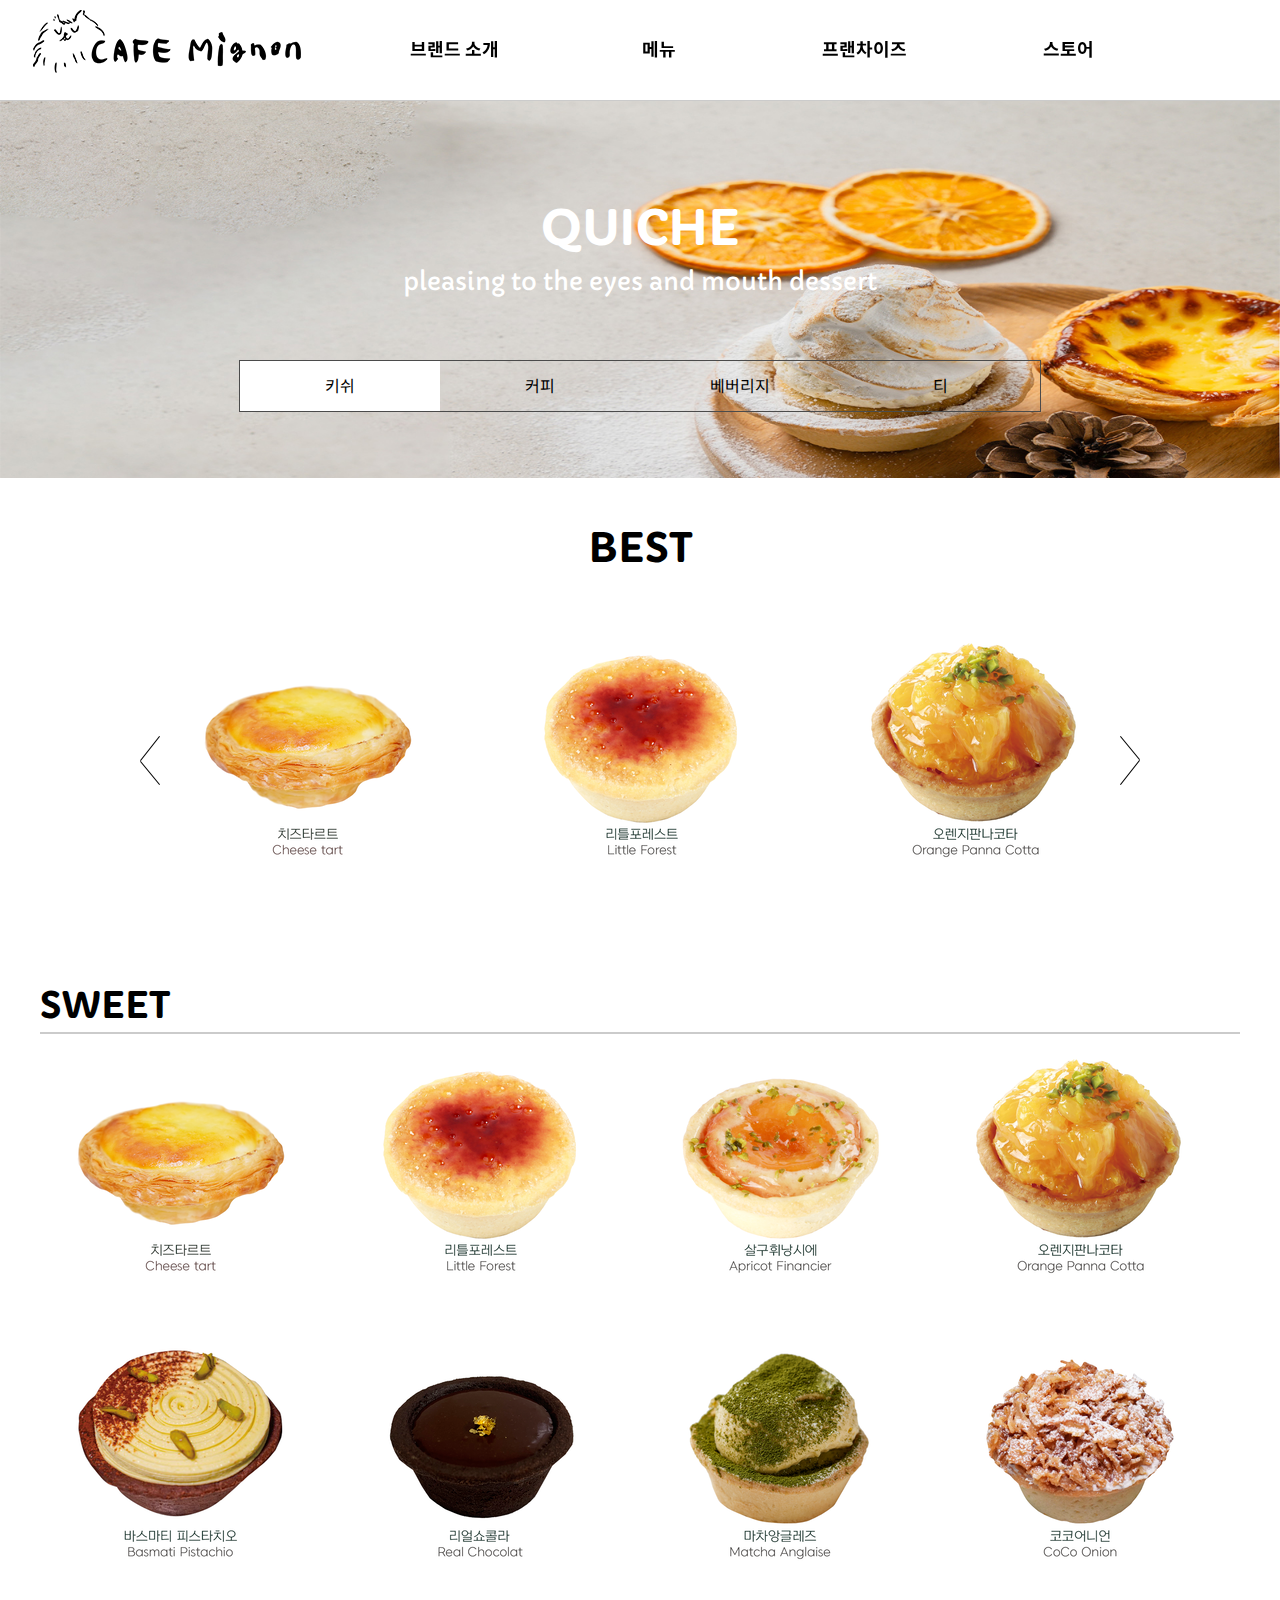
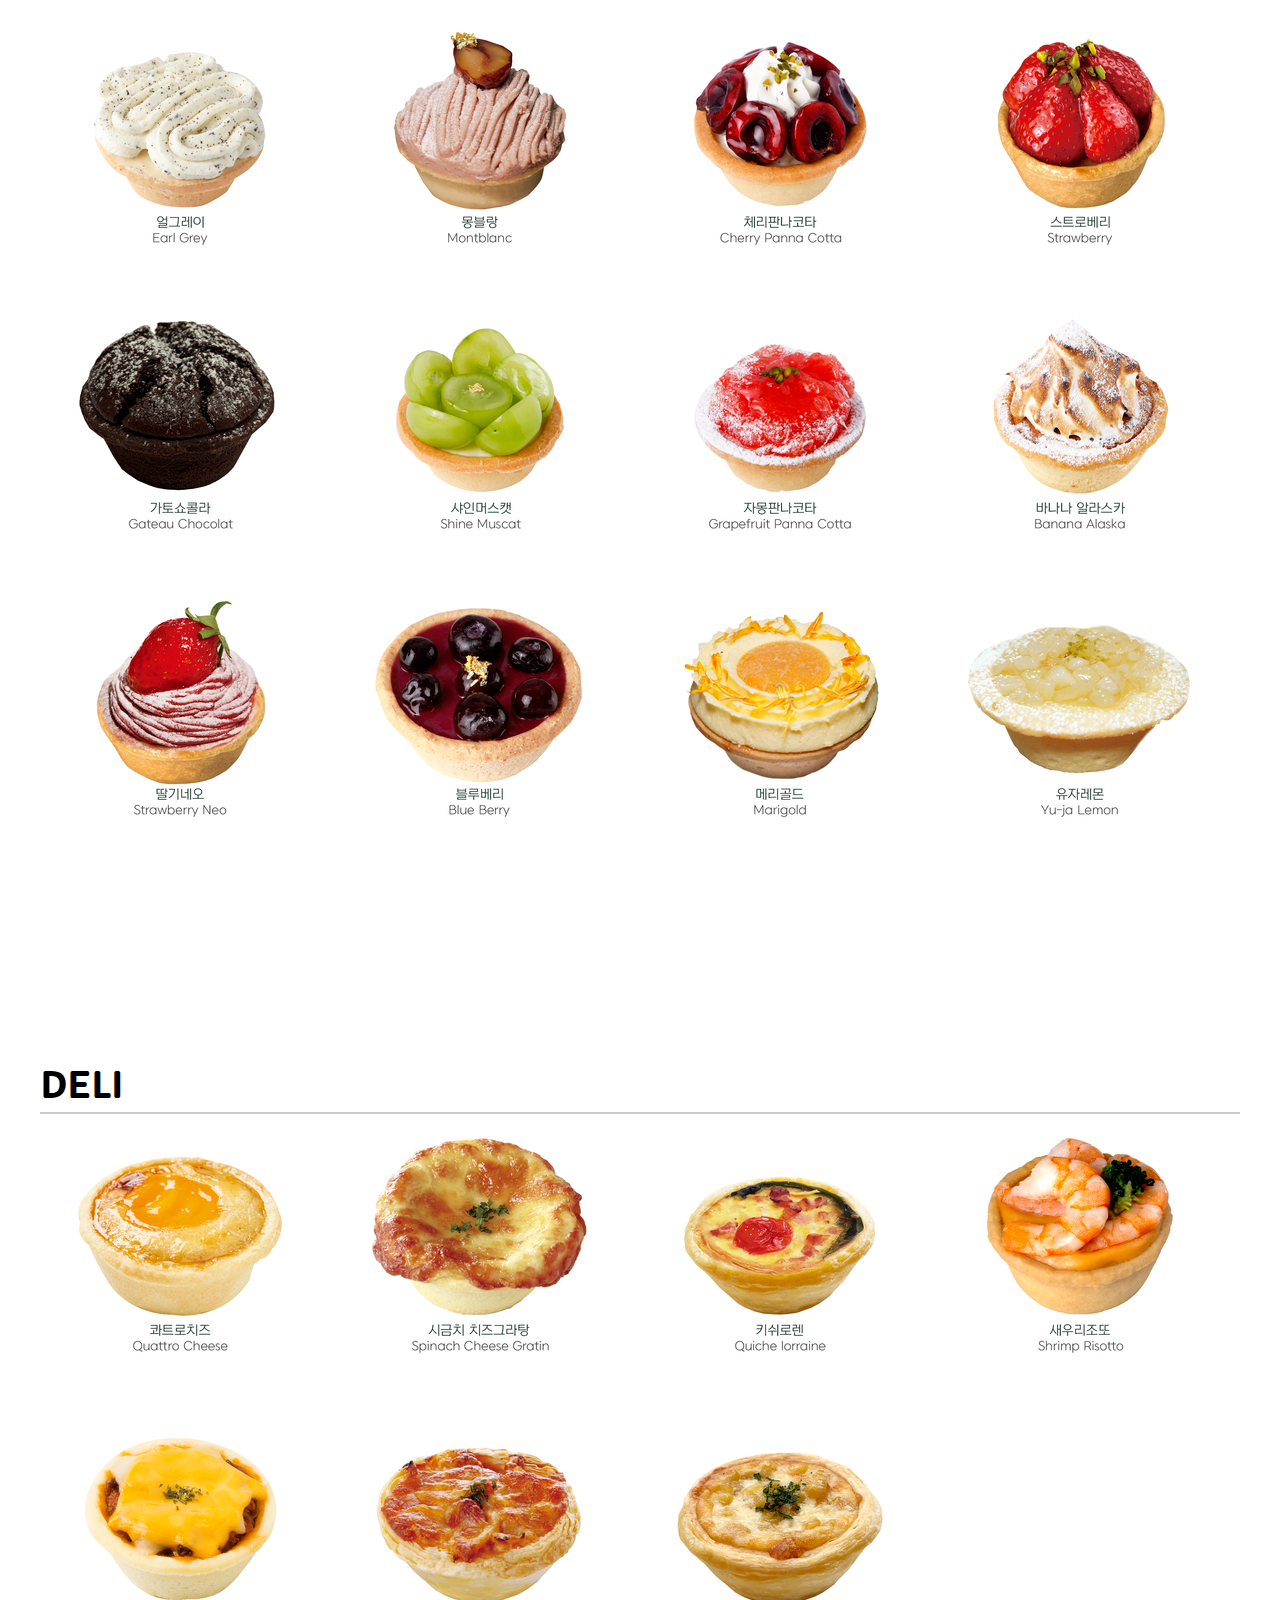
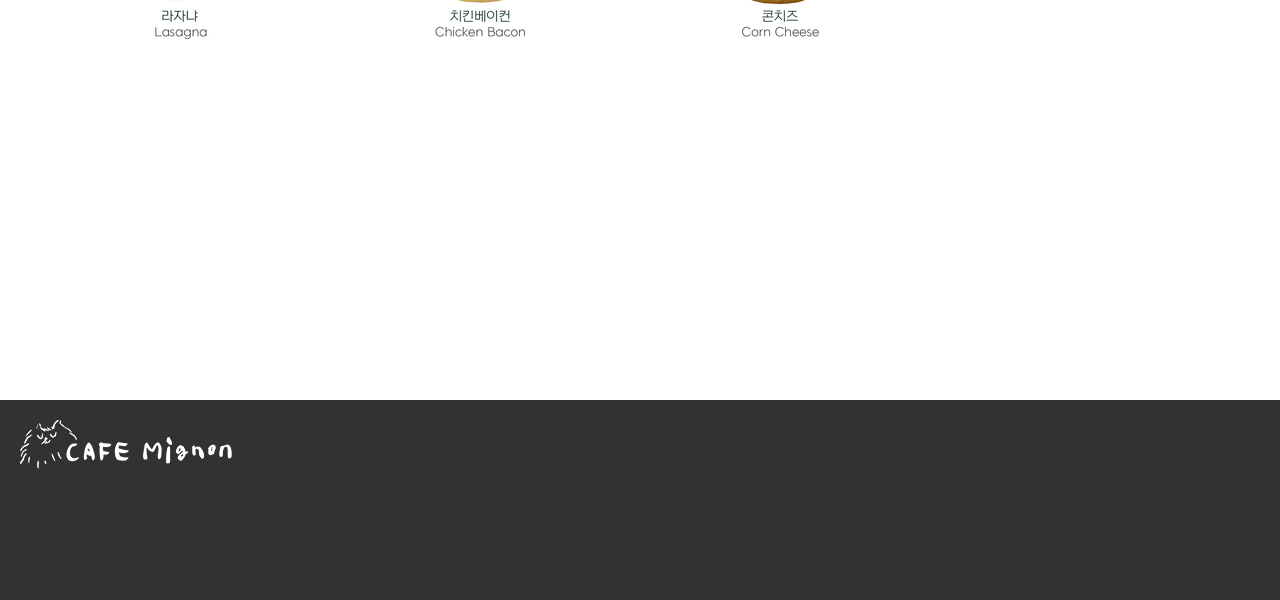
<file: menu1.html>
<!DOCTYPE html>
<html lang="ko">
<head>
    <meta charset="UTF-8">
    <meta http-equiv="X-UA-Compatible" content="IE=edge">
    <link rel="stylesheet" href="./css/reset.css">
    <link rel="stylesheet" href="./css/menu1.css">
    <meta name="viewport" content="width=device-width, initial-scale=1.0">
    <script type="text/javascript" src="http://code.jquery.com/jquery-3.6.1.min.js"></script>
    <link rel="stylesheet" type="text/css" href="slick-1.8.1/slick/slick.css"/>
    <script type="text/javascript" src="https://ajax.googleapis.com/ajax/libs/jquery/1.12.4/jquery.min.js"></script>
    <script src="slick-1.8.1/slick/slick.js"></script>
    <link href="https://fonts.googleapis.com/css2?family=Capriola&family=Noto+Sans+KR:wght@100;300;400;500;700;900&display=swap" rel="stylesheet">
    <link rel="stylesheet" href="https://fonts.googleapis.com/css2?family=Material+Symbols+Outlined:opsz,wght,FILL,GRAD@20..48,100..700,0..1,-50..200" />

    <title>키쉬</title>
  
    <script type="text/javascript">
        $(document).ready(function () {
            $(function(){
                var $header = $('header'); //헤더를 변수
                var $page = $('.line'); //색상이 변할 부분
                var $window = $(window);
                var pageOffsetTop = $page.offset().top;//색상 변할 부분의 top값
                
                $window.resize(function(){ //반응형을 대비하여 리사이즈시 top값을 다시 계산
                    pageOffsetTop = $page.offset().top;
                });
                
                $window.on('scroll', function(){ //스크롤시
                    var scrolled = $window.scrollTop() >= pageOffsetTop; //스크롤된 상태; true or false
                    $header.toggleClass('down', scrolled); //클래스 토글
                });
            });

            //gnb
            $(".gnb_1 >ul").hide();

            $(".gnb>ul").mouseover(function () {
                $(this).find("ul").stop().slideDown("fast");
            })
            $(".gnb>ul").mouseout(function () {
                $(this).find("ul").stop().slideUp("fast");
            })

            //클릭 이벤트
            $(".click_mv").mouseover(function () {
                $(this).find('.mv').stop().animate({
                    left:20
                },300);
            })
            $(".click_mv").mouseout(function () {
                $('.mv').stop().animate({
                    left:0
                },300);
            })

            $('.cont1_slick').slick({
                slidesToShow: 3,
                slidesToScroll: 1,
                autoplay: true,
                autoplaySpeed: 2000,
                responsive: [ // 반응형 웹 구현 옵션
					{
						breakpoint: 1200, //화면 사이즈 
						settings: {
							slidesToShow:3 
						} 
					},
					{
						breakpoint: 760, 
						settings: {	
							slidesToShow:2
						} 
					},
                    { 
						breakpoint: 501, 
						settings: {	
							
							slidesToShow:1
						} 
					}
				]
            });
            $(".cont2_list > li").click(function(){
                $(this).find(".modal-wrap").show();
            });
            $(".modal-close").click(function(){
                console.log($(this).parent())
                $(this).find('.modal-wrap').hide();
            });
            
            
    })
</script>
</head>
<body>
    <header id="header" >
        <div class="head_wrap">
            <h1 class="logo" id="logo"><a href="./index.html">cafemignon</a></h1>
                <nav class="gnb" id="gnb">
                    <span class="menu_icon"><a href="#"> menu</a></span>
                    <ul class="gnb_hide">
                        <li class="gnb_1 first"><a href="#">브랜드 소개</a>
                            <ul class="gnb_2">
                                <li><a href="#">회사소개</a></li>
                                <li><a href="#">브랜드스토리</a></li>
                                <li><a href="#">BI소개</a></li>
                                <li><a href="#">제조사업</a></li>
                            </ul>
                        </li>
                        <li class="gnb_1" ><a href="#">메뉴</a>
                            <ul class="gnb_2">
                                <li><a href="#">키쉬</a></li>
                                <li><a href="#">커피</a></li>
                                <li><a href="#">베버리지</a></li>
                                <li><a href="#">티</a></li>
                            </ul>
                        </li>
                        <li class="gnb_1" ><a href="#">프랜차이즈</a>
                            <ul class="gnb_2">
                                <li><a href="#">인테리어</a></li>
                                <li><a href="#">경쟁력</a></li>
                                <li><a href="#">개설비용</a></li>
                                <li><a href="#">가맹문의</a></li>
                            </ul>
                        </li>
                        <li class="gnb_1" ><a href="#">스토어</a>
                            <ul class="gnb_2">
                                <li><a href="#">매장찾기</a></li>
                            </ul>
                        </li>
                    </ul>
                </nav>
        </div>
    </header>
    <div class="main">
        <div class="main_img">
            <p class="line">line</p>
                <h2>QUICHE</h2>
                <!-- <p>Low reward dough and nutritious topping</p> -->
                <p>
                    pleasing to the eyes and mouth dessert</p>
                <ul class="sel">
                    <li class="sel_first"><a href="">키쉬</a></li>
                    <li><a href="">커피</a></li>
                    <li><a href="">베버리지</a></li>
                    <li><a href="">티</a></li>
                </ul>
            
        </div>
        <div class="cont1">
            <h3>BEST</h3>
            <ul class="cont1_slick">
                <li><a href=""><img src="images/mn_1.png" alt=""></a></li>
                <li><a href=""><img src="images/mn_2.png" alt=""></a></li>
                <li><a href=""><img src="images/mn_4.png" alt=""></a></li>
                <li><a href=""><img src="images/mn_5.png" alt=""></a></li>
                <li><a href=""><img src="images/mn_6.png" alt=""></a></li>
            </ul>
        </div>

        <div class="cont2">
            <h3>SWEET</h3>
            <ul class="cont2_list container">
                <li id="m1">
                    <img src="images/mn_1.png" alt="">
                    <div class="modal-wrap">
                        <p class="txt_1">치즈타르트</p>
                        <p class="txt_2"> 60g <br> 1회 제공량 302kcal</p>
                        <p class="txt_3">필라델피아 크림치즈를 듬뿍 사용하여 깊고 진한 맛의 크림치즈 타르트</p>
                        <p class="txt_bt">
                                포화지방 4.5g
                                당류 8g
                                나트륨 630g
                                단백질 14g
                                카페인 0.0g
                            </p>
                        <button class="modal-close" >닫기</button>
                    </div>
                </li>
                <li id="m2">
                    <img src="images/mn_2.png" alt="">
                    <div class="modal-wrap" >
                            <p class="txt_1">리틀포레스트</p>
                            <p class="txt_2"> 64g <br> 1회 제공량 344kcal</p>
                            <p class="txt_3">크림 커스터드 위에 얇은 캐러멜 토핑을 얹 어 내는 크림브륄레키쉬</p>
                            <p class="txt_bt">
                                    포화지방 5.2g
                                    당류 16g
                                    나트륨 590g
                                    단백질 13g
                                    카페인 0.0g
                                </p>
                            <button class="modal-close" >닫기</button>
                    </div>
                </li>
                <li id="m3">
                    <img src="images/mn_3.png" alt="">
                </li>
                <li id="m4">
                    <img src="images/mn_4.png" alt="">
                </li>
                <li><img src="images/mn_5.png" alt=""></li>
                <li><img src="images/mn_6.png" alt=""></li>
                <li><img src="images/mn_8.png" alt=""></li>
                <li><img src="images/mn_9.png" alt=""></li>
                <li><img src="images/mn_10.png" alt=""></li>
                <li><img src="images/mn_11.png" alt=""></li>
                <li><img src="images/mn_12.png" alt=""></li>
                <li><img src="images/mn_13.png" alt=""></li>
                <li><img src="images/mn_14.png" alt=""></li>
                <li><img src="images/mn_15.png" alt=""></li>
                <li><img src="images/mn_16.png" alt=""></li>
                <li><img src="images/mn_17.png" alt=""></li>
                <li><img src="images/mn_18.png" alt=""></li>
                <li><img src="images/mn_19.png" alt=""></li>
                <li><img src="images/mn_20.png" alt=""></li>
                <li><img src="images/mn_21.png" alt=""></li>
            </ul>
        </div>
        <!-- <div class="modal-wrap">
            <div id="m1">
                <p class="txt_1">치즈타르트</p>
                <p class="txt_2"> 60g <br> 1회 제공량 302kcal</p>
                <p class="txt_3">필라델피아 크림치즈를 듬뿍 사용하여 깊고 진한 맛의 크림치즈 타르트</p>
                <p class="txt_bt">
                        포화지방 4.5g
                        당류 8g
                        나트륨 630g
                        단백질 14g
                        카페인 0.0g
                    </p>
                <button class="modal-close" >닫기</button>
                
            </div>
        </div> -->

        <div class="modal-wrap" >

            <div class="m3">
                <p class="txt_1">살구휘낭시에</p>
                <p class="txt_2"> 76g <br> 1회 제공량 348kcal</p>
                <p class="txt_3">촉촉한 휘낭시에 반죽에 새콤한 살구가 올라간 키쉬</p>
                <p class="txt_bt">
                        포화지방 3.1g
                        당류 12g
                        나트륨 610g
                        단백질 10g
                        카페인 0.0g
                    </p>
                <button class="modal-close" >닫기</button>
            </div>
        </div>
        <div class="modal-wrap" >
            <div class="m4">
                <p class="txt_1">오렌지판나코타</p>
                <p class="txt_2"> 80g <br> 1회 제공량 314kcal</p>
                <p class="txt_3">상큼하고 달콤한 오렌지가 가득한 판나코타 키쉬 </p>
                <p class="txt_bt">
                        포화지방 2.5g
                        당류 9g
                        나트륨 430g
                        단백질 4g
                        카페인 0.0g
                    </p>      
                <button class="modal-close" >닫기</button>
            </div>
        </div>


        <div class="cont3">
            <h3>DELI</h3>
            <ul class="cont2_list">
                <li><a href=""><img src="images/dl_1.png" alt=""></a></li>
                <li><a href=""><img src="images/dl_2.png" alt=""></a></li>
                <li><a href=""><img src="images/dl_3.png" alt=""></a></li>
                <li><a href=""><img src="images/dl_4.png" alt=""></a></li>
                <li><a href=""><img src="images/dl_5.png" alt=""></a></li>
                <li><a href=""><img src="images/dl_6.png" alt=""></a></li>
                <li><a href=""><img src="images/dl_8.png" alt=""></a></li>
 
            </ul>
        </div>



    </div>

    <div class="footer">
        <div class="footer_wrap">
            <h2 class="t_logo">카페미뇽</h2>
            <div class="text_box">

            </div>
        </div>

    </div>


    
</body>
</html>
</file>
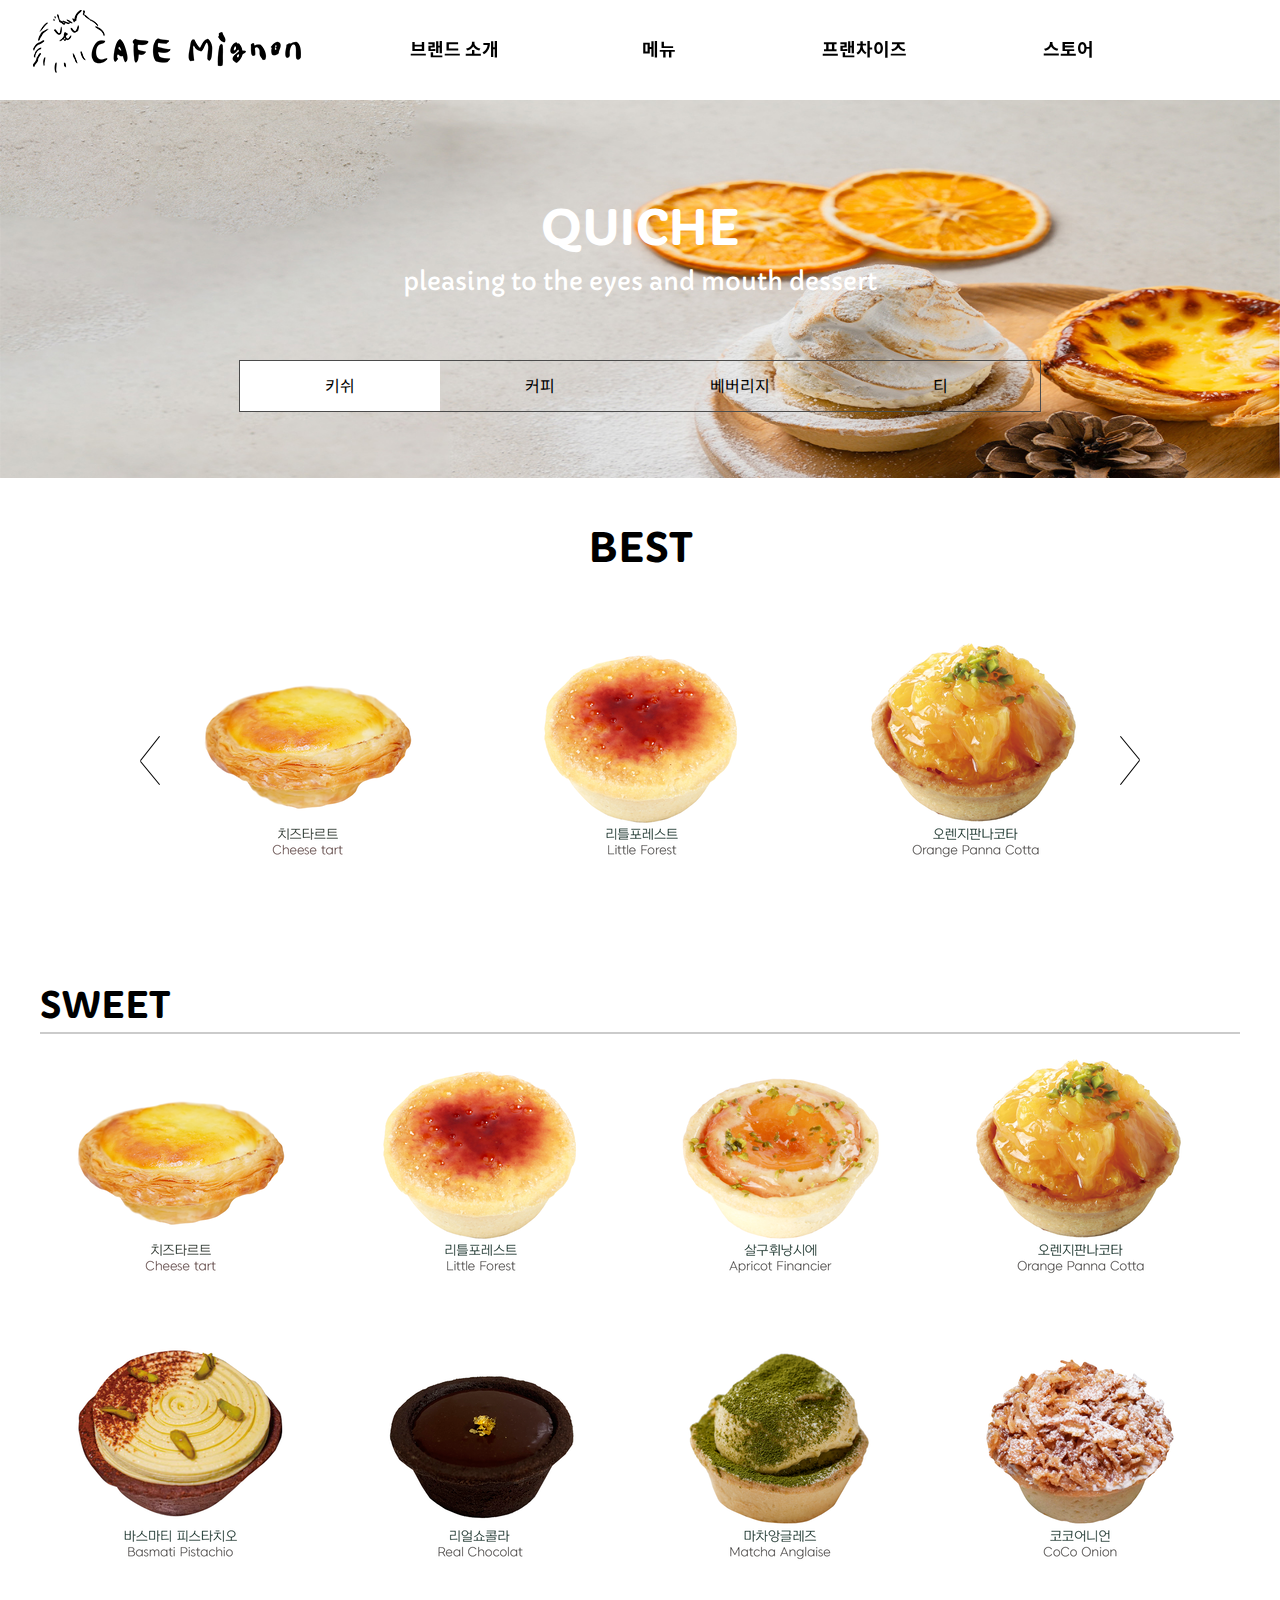
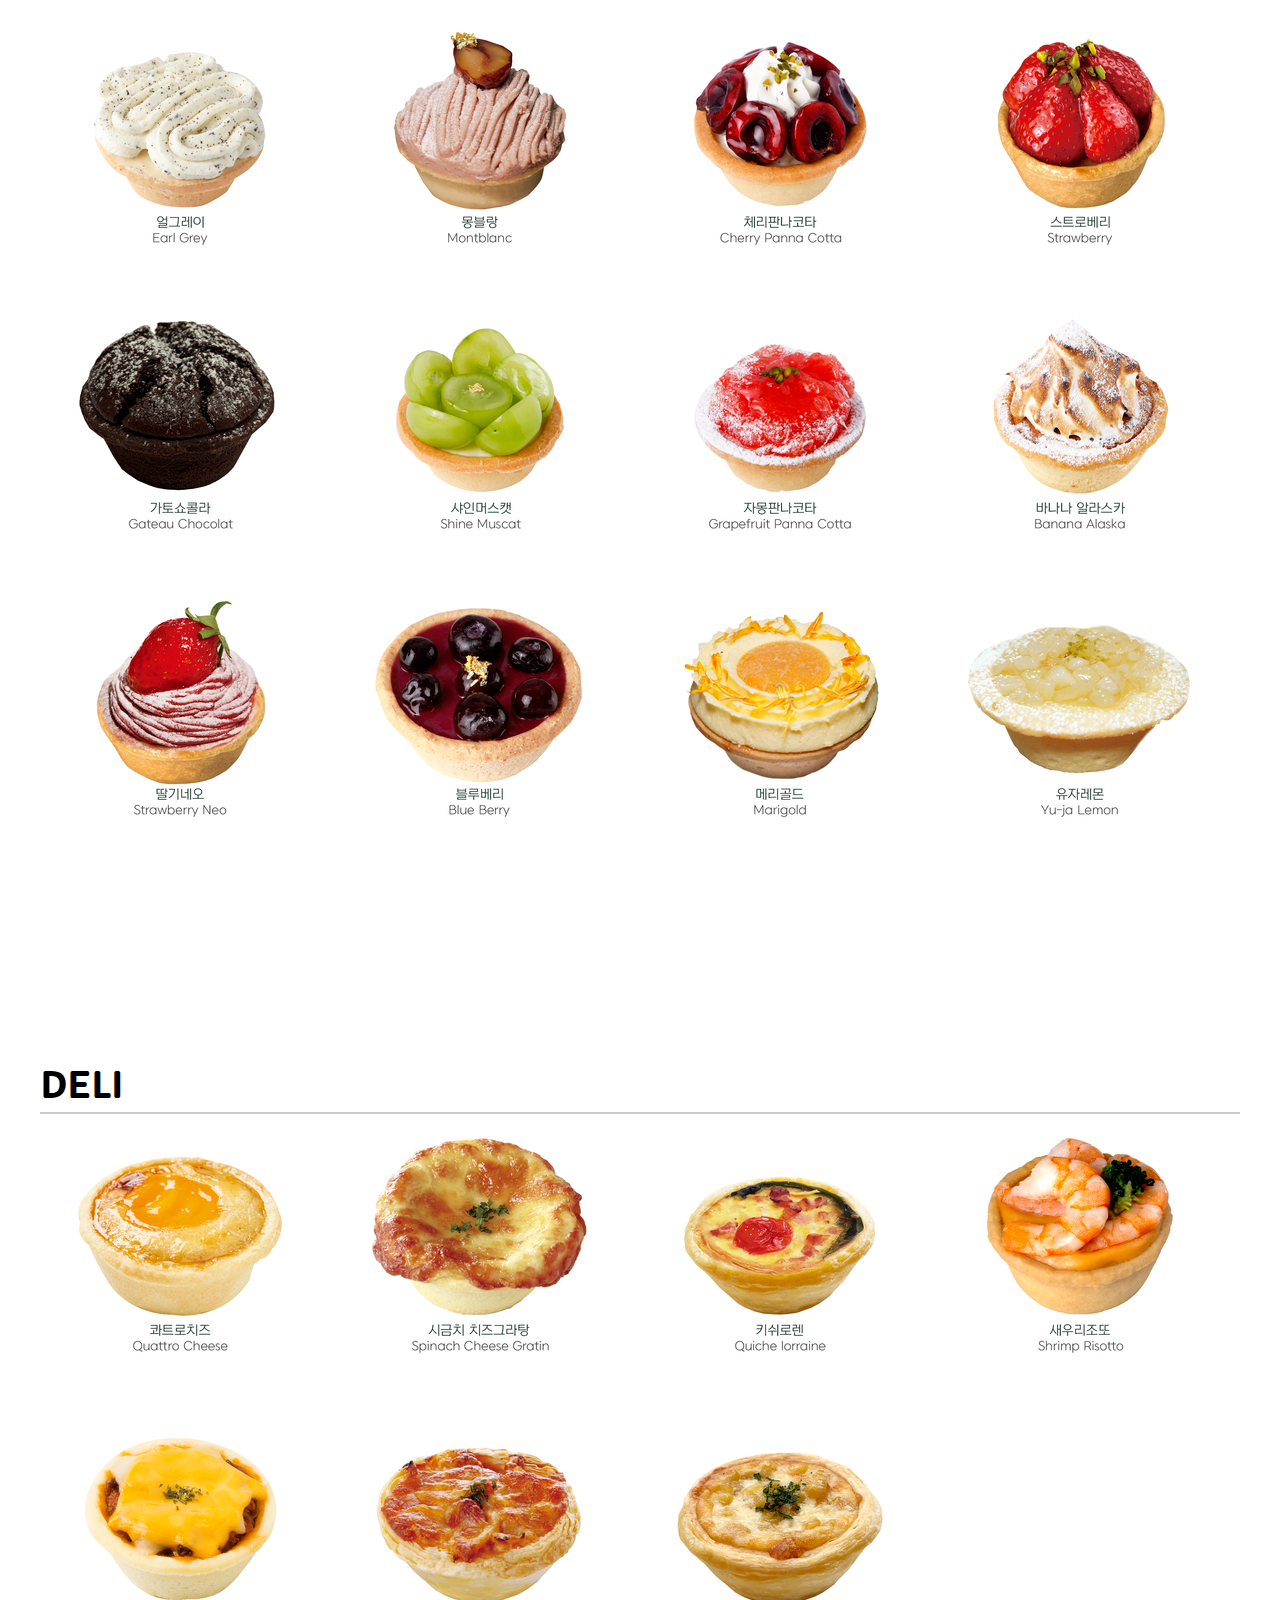
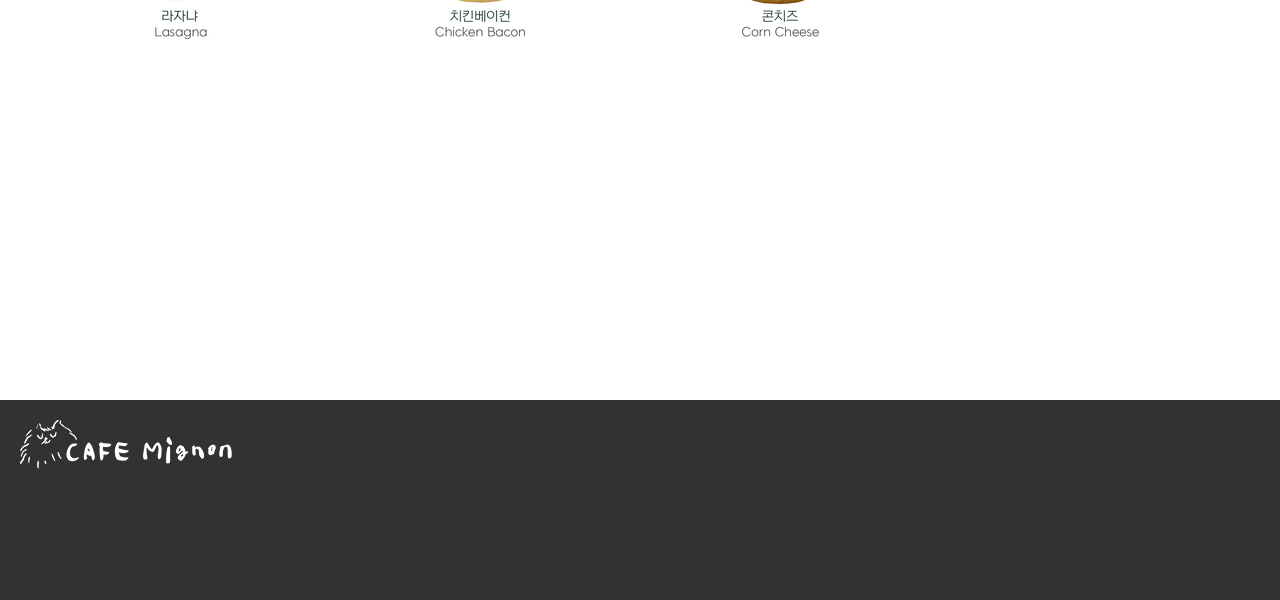
<file: menu2.html>
<!DOCTYPE html>
<html lang="ko">
<head>
    <meta charset="UTF-8">
    <meta http-equiv="X-UA-Compatible" content="IE=edge">
    <link rel="stylesheet" href="./css/reset.css">
    <link rel="stylesheet" href="./menu2.css">
    <meta name="viewport" content="width=device-width, initial-scale=1.0">
    <script type="text/javascript" src="http://code.jquery.com/jquery-3.6.1.min.js"></script>
    <link rel="stylesheet" type="text/css" href="slick-1.8.1/slick/slick.css"/>
    <script type="text/javascript" src="https://ajax.googleapis.com/ajax/libs/jquery/1.12.4/jquery.min.js"></script>
    <script src="slick-1.8.1/slick/slick.js"></script>
    <link href="https://fonts.googleapis.com/css2?family=Capriola&family=Noto+Sans+KR:wght@100;300;400;500;700;900&display=swap" rel="stylesheet">
    <link rel="stylesheet" href="https://fonts.googleapis.com/css2?family=Material+Symbols+Outlined:opsz,wght,FILL,GRAD@20..48,100..700,0..1,-50..200" />

    <title>키쉬</title>
  
    <script type="text/javascript">
        $(document).ready(function () {
            $(function(){
                var $header = $('header'); //헤더를 변수
                var $page = $('.line'); //색상이 변할 부분
                var $window = $(window);
                var pageOffsetTop = $page.offset().top;//색상 변할 부분의 top값
                
                $window.resize(function(){ //반응형을 대비하여 리사이즈시 top값을 다시 계산
                    pageOffsetTop = $page.offset().top;
                });
                
                $window.on('scroll', function(){ //스크롤시
                    var scrolled = $window.scrollTop() >= pageOffsetTop; //스크롤된 상태; true or false
                    $header.toggleClass('down', scrolled); //클래스 토글
                });
            });

            //gnb
            $(".gnb_1 >ul").hide();

            $(".gnb>ul").mouseover(function () {
                $(this).find("ul").stop().slideDown("fast");
            })
            $(".gnb>ul").mouseout(function () {
                $(this).find("ul").stop().slideUp("fast");
            })

            //클릭 이벤트
            $(".click_mv").mouseover(function () {
                $(this).find('.mv').stop().animate({
                    left:20
                },300);
            })
            $(".click_mv").mouseout(function () {
                $('.mv').stop().animate({
                    left:0
                },300);
            })

            $('.cont1_slick').slick({
                slidesToShow: 3,
                slidesToScroll: 1,
                autoplay: true,
                autoplaySpeed: 2000,
                responsive: [ // 반응형 웹 구현 옵션
					{
						breakpoint: 1200, //화면 사이즈 
						settings: {
							slidesToShow:3 
						} 
					},
					{
						breakpoint: 760, 
						settings: {	
							slidesToShow:2
						} 
					},
                    { 
						breakpoint: 501, 
						settings: {	
							
							slidesToShow:1
						} 
					}
				]
            });
            

            $(".cont2_list > li").click(function(){
                $(this).find(".modal-wrap").show();
            });


            $(".modal-close").click(function(){
                // console.log($(this).parent())
                // $(this).parent().hide();
                // $("#m2 img").hide();
                var id=$(this).parent().parent().attr("id");
                // var modalPop=$(this).parent().parent().attr("id");
                var modalPop =$(this).parent();
                console.log(modalPop);
                // var modalPop = $(this).parent()
                $(modalPop).hide();
                $('#header').hide();



       
            });
    })
</script>
</head>
<body>
    <header id="header" >
        <div class="head_wrap">
            <h1 class="logo" id="logo"><a href="./index.html">cafemignon</a></h1>
                <nav class="gnb" id="gnb">
                    <span class="menu_icon"><a href="#"> menu</a></span>
                    <ul class="gnb_hide">
                        <li class="gnb_1 first"><a href="#">브랜드 소개</a>
                            <ul class="gnb_2">
                                <li><a href="#">회사소개</a></li>
                                <li><a href="#">브랜드스토리</a></li>
                                <li><a href="#">BI소개</a></li>
                                <li><a href="#">제조사업</a></li>
                            </ul>
                        </li>
                        <li class="gnb_1" ><a href="#">메뉴</a>
                            <ul class="gnb_2">
                                <li><a href="#">키쉬</a></li>
                                <li><a href="#">커피</a></li>
                                <li><a href="#">베버리지</a></li>
                                <li><a href="#">티</a></li>
                            </ul>
                        </li>
                        <li class="gnb_1" ><a href="#">프랜차이즈</a>
                            <ul class="gnb_2">
                                <li><a href="#">인테리어</a></li>
                                <li><a href="#">경쟁력</a></li>
                                <li><a href="#">개설비용</a></li>
                                <li><a href="#">가맹문의</a></li>
                            </ul>
                        </li>
                        <li class="gnb_1" ><a href="#">스토어</a>
                            <ul class="gnb_2">
                                <li><a href="#">매장찾기</a></li>
                            </ul>
                        </li>
                    </ul>
                </nav>
        </div>
    </header>
    <div class="main">
        <div class="main_img">
            <p class="line">line</p>
                <h2>QUICHE</h2>
                <!-- <p>Low reward dough and nutritious topping</p> -->
                <p>
                    pleasing to the eyes and mouth dessert</p>
                <ul class="sel">
                    <li class="sel_first"><a href="">키쉬</a></li>
                    <li><a href="">커피</a></li>
                    <li><a href="">베버리지</a></li>
                    <li><a href="">티</a></li>
                </ul>
            
        </div>
        <div class="cont1">
            <h3>BEST</h3>
            <ul class="cont1_slick">
                <li><a href=""><img src="images/mn_1.png" alt=""></a></li>
                <li><a href=""><img src="images/mn_2.png" alt=""></a></li>
                <li><a href=""><img src="images/mn_4.png" alt=""></a></li>
                <li><a href=""><img src="images/mn_5.png" alt=""></a></li>
                <li><a href=""><img src="images/mn_6.png" alt=""></a></li>
            </ul>
        </div>

        <div class="cont2">
            <h3>SWEET</h3>
            <ul class="cont2_list container">
                <li id="m1">
                    <img src="images/mn_1.png" alt="">
                    <div class="modal-wrap ">
                        <p class="txt_1">치즈타르트</p>
                        <p class="txt_2"> 60g <br> 1회 제공량 302kcal</p>
                        <p class="txt_3">필라델피아 크림치즈를 듬뿍 사용하여 깊고 진한 맛의 크림치즈 타르트</p>
                        <p class="txt_bt">
                                포화지방 4.5g
                                당류 8g
                                나트륨 630g
                                단백질 14g
                                카페인 0.0g
                            </p>
                        <button class="modal-close" >닫기</button>
                    </div>
                </li>
                <li id="m2">
                    <img src="images/mn_2.png" alt="">
                    <div class="modal-wrap m2" >
                            <p class="txt_1">리틀포레스트</p>
                            <p class="txt_2"> 64g <br> 1회 제공량 344kcal</p>
                            <p class="txt_3">크림 커스터드 위에 얇은 캐러멜 토핑을 얹 어 내는 크림브륄레키쉬</p>
                            <p class="txt_bt">
                                    포화지방 5.2g
                                    당류 16g
                                    나트륨 590g
                                    단백질 13g
                                    카페인 0.0g
                                </p>
                            <button class="modal-close" >닫기</button>
                    </div>
                </li>
                <li id="m3">
                    <img src="images/mn_3.png" alt="">
                    <div class="modal-wrap" >
                        <p class="txt_1">살구휘낭시에</p>
                        <p class="txt_2"> 76g <br> 1회 제공량 348kcal</p>
                        <p class="txt_3">촉촉한 휘낭시에 반죽에 새콤한 살구가 올라간 키쉬</p>
                        <p class="txt_bt">
                                포화지방 3.1g
                                당류 12g
                                나트륨 610g
                                단백질 10g
                                카페인 0.0g
                            </p>
                        <button class="modal-close" >닫기</button>
                </div>
                </li>
                <li id="m4">
                    <img src="images/mn_4.png" alt="">
                    <div class="modal-wrap">
                        <p class="txt_1">오렌지판나코타</p>
                        <p class="txt_2"> 80g <br> 1회 제공량 314kcal</p>
                        <p class="txt_3">상큼하고 달콤한 오렌지가 가득한 판나코타 키쉬 </p>
                        <p class="txt_bt">
                                포화지방 2.5g
                                당류 9g
                                나트륨 430g
                                단백질 4g
                                카페인 0.0g
                            </p>      
                        <button class="modal-close" >닫기</button>
                </div>
                </li>
                <li><img src="images/mn_5.png" alt=""></li>
                <li><img src="images/mn_6.png" alt=""></li>
                <li><img src="images/mn_8.png" alt=""></li>
                <li><img src="images/mn_9.png" alt=""></li>
                <li><img src="images/mn_10.png" alt=""></li>
                <li><img src="images/mn_11.png" alt=""></li>
                <li><img src="images/mn_12.png" alt=""></li>
                <li><img src="images/mn_13.png" alt=""></li>
                <li><img src="images/mn_14.png" alt=""></li>
                <li><img src="images/mn_15.png" alt=""></li>
                <li><img src="images/mn_16.png" alt=""></li>
                <li><img src="images/mn_17.png" alt=""></li>
                <li><img src="images/mn_18.png" alt=""></li>
                <li><img src="images/mn_19.png" alt=""></li>
                <li><img src="images/mn_20.png" alt=""></li>
                <li><img src="images/mn_21.png" alt=""></li>
            </ul>
        </div>
        
        



            
        </script>

        <div class="cont3">
            <h3>DELI</h3>
            <ul class="cont2_list">
                <li><a href=""><img src="images/dl_1.png" alt=""></a></li>
                <li><a href=""><img src="images/dl_2.png" alt=""></a></li>
                <li><a href=""><img src="images/dl_3.png" alt=""></a></li>
                <li><a href=""><img src="images/dl_4.png" alt=""></a></li>
                <li><a href=""><img src="images/dl_5.png" alt=""></a></li>
                <li><a href=""><img src="images/dl_6.png" alt=""></a></li>
                <li><a href=""><img src="images/dl_8.png" alt=""></a></li>
 
            </ul>
        </div>



    </div>

    <div class="footer">
        <div class="footer_wrap">
            <h2 class="t_logo">카페미뇽</h2>
            <div class="text_box">

            </div>
        </div>

    </div>


    
</body>
</html>
</file>
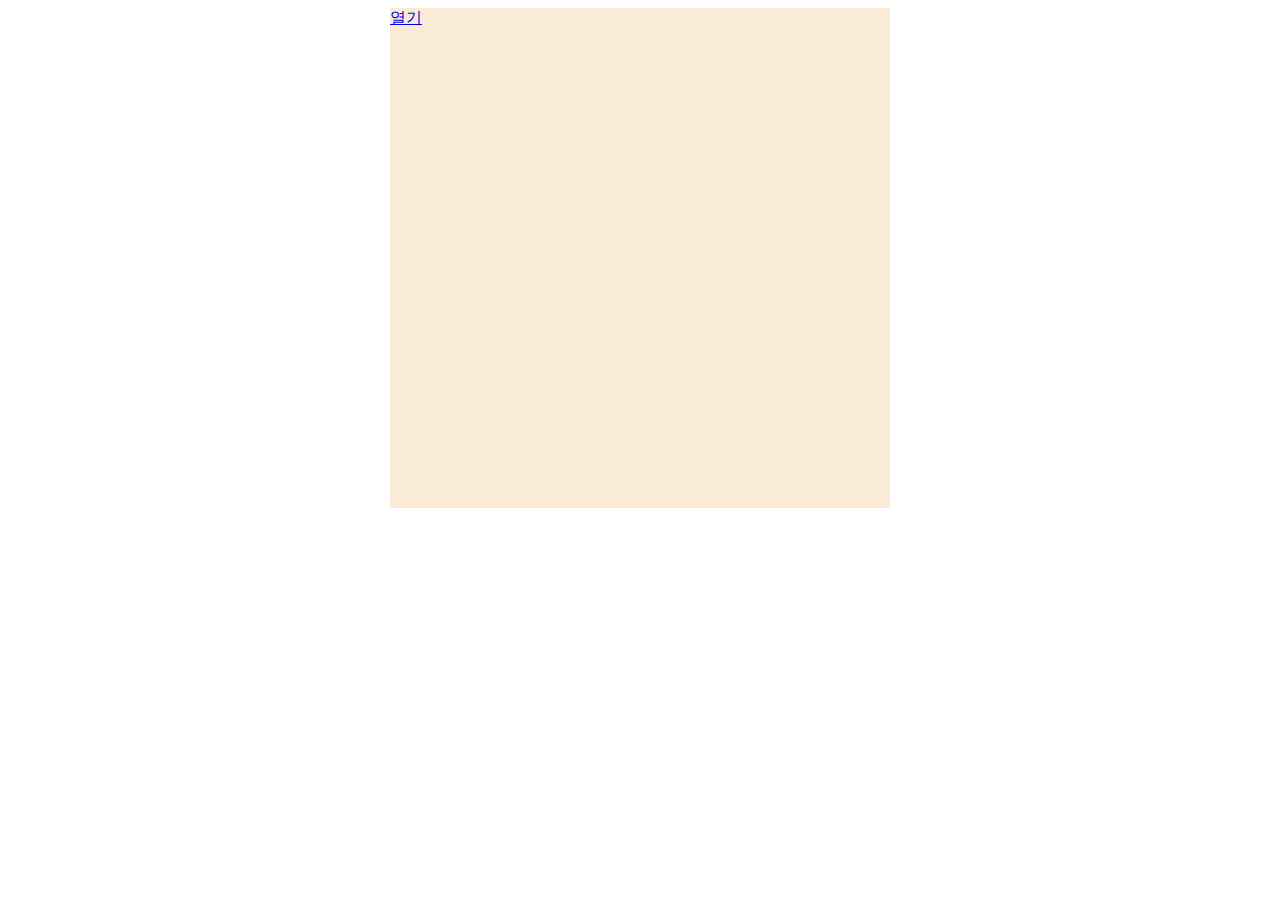
<file: test.html>
<!DOCTYPE html>
<html lang="ko">
<head>
    <meta charset="UTF-8">
    <meta http-equiv="X-UA-Compatible" content="IE=edge">
    <meta name="viewport" content="width=device-width, initial-scale=1.0">
    <script type="text/javascript" src="http://code.jquery.com/jquery-3.6.1.min.js"></script>
    <link rel="stylesheet" type="text/css" href="slick-1.8.1/slick/slick.css"/>
    <script type="text/javascript" src="https://ajax.googleapis.com/ajax/libs/jquery/1.12.4/jquery.min.js"></script>
    <script src="slick-1.8.1/slick/slick.js"></script>
    <title>Document</title>

    <style>
/*   팝업 임시 버튼 스타일  */
        .container{
            width: 500px;
            height: 500px;
            background-color: antiquewhite;
            margin: auto;
        }
        /* 팝업 스타일 */
        .modal-wrap {display:none;width:500px;height:500px;background:rgb(255, 208, 208);z-index:1000;}
    </style>
</head>



<body>
    <!-- 전체 레이아웃 -->
    <div id="wrap">
        <!-- Content -->
        <section class="content">
            <div class="container">
                <!-- 팝업용 임시 버튼입니다. -->
                    <a href="#" class="btn-open" onClick="javascript:popOpen();">
                        <span>열기</span>
                    </a>
                <!-- //팝업용 임시 버튼입니다. -->
            </div>
        </section>
        <!-- //Content -->       
    </div>
<!-- //전체 레이아웃 -->

    <!-- modal 영역 -->
    <div class="modal-wrap">
        modal sample
        <button class="modal-close" onClick="javascript:popClose();">닫기</button>
    </div>
    <!-- //modal 영역 -->

    <script>

        function popOpen() {

        var modalPop = $('.modal-wrap');
        var p= $('.container').offset();
        var top = p.top;
        var left = p.left;

        $(modalPop).css({"z-index":'9999',"top":top,"left":left,"position":"absolute"}).show();

        }

        function popClose() {
        var modalPop = $('.modal-wrap');
        var modalBg = $('.modal-bg');

        $(modalPop).hide();
        $(modalBg).hide();

        }
    </script>
    
</body>
</html>
</file>
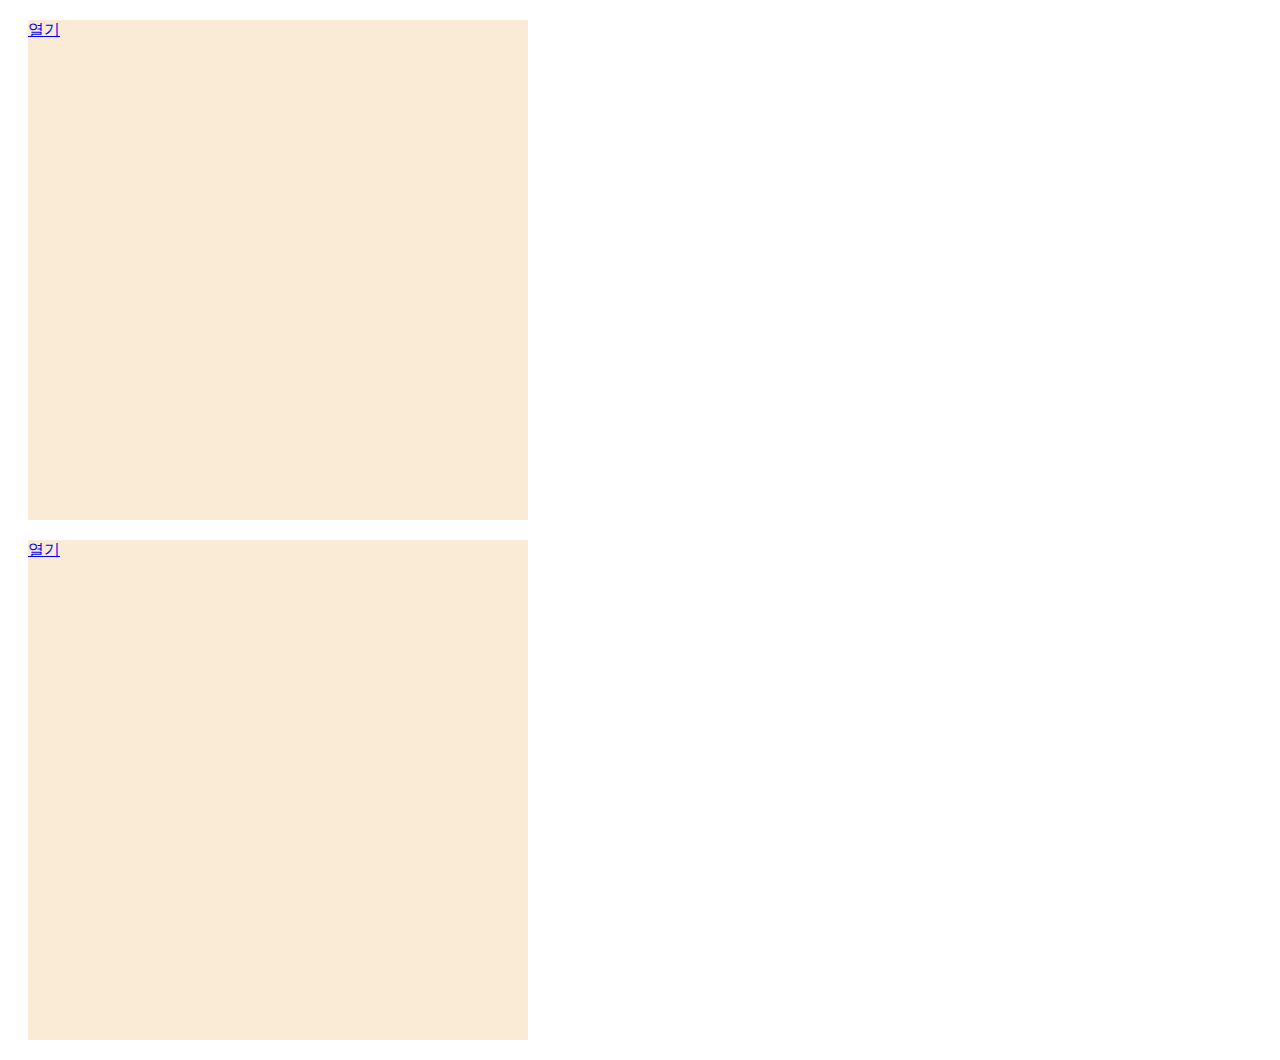
<file: test1.html>
<!DOCTYPE html>
<html lang="ko">
<head>
    <meta charset="UTF-8">
    <meta http-equiv="X-UA-Compatible" content="IE=edge">
    <meta name="viewport" content="width=device-width, initial-scale=1.0">
    <script type="text/javascript" src="http://code.jquery.com/jquery-3.6.1.min.js"></script>
    <link rel="stylesheet" type="text/css" href="slick-1.8.1/slick/slick.css"/>
    <script type="text/javascript" src="https://ajax.googleapis.com/ajax/libs/jquery/1.12.4/jquery.min.js"></script>
    <script src="slick-1.8.1/slick/slick.js"></script>
    <title>Document</title>

    <style>
/*   팝업 임시 버튼 스타일  */
        .container{
            width: 500px;
            height: 500px;
            background-color: antiquewhite;
            margin: auto;
            margin: 20px;
        }
        /* 팝업 스타일 */
        .modal-wrap {display:none;width:500px;height:500px;background:rgb(255, 208, 208);z-index:1000;}
    </style>
</head>



<body>
    <!-- 전체 레이아웃 -->
    <div id="wrap">
        <!-- Content -->
        <section class="content">
            <div class="container">
                    <a href="#" class="cont" >
                        <span>열기</span>
                    </a>
            </div>
            <div class="container">
                    <a href="#" class="cont" >
                        <span>열기</span>
                    </a>
            </div>
        </section>
    </div>

    <div class="modal-wrap">
        modal sample
        <button class="modal-close" >닫기</button>
    </div>
 

    <script>
        $('.container > a').click(function(){
            var pop=$('.modal-wrap');
            var p= $(this).offset();
            var top = p.top;
            var left = p.left;    
            
            $(pop).css({"z-index":'9999',"top":top,"left":left,"position":"absolute"}).show();

        });
        $('.modal-close').click(function(){
            var modalPop = $('.modal-wrap');
            var modalBg = $('.modal-bg');
            $(modalPop).hide();
            $(modalBg).hide();

        });

        
    </script>
    
</body>
</html>
</file>
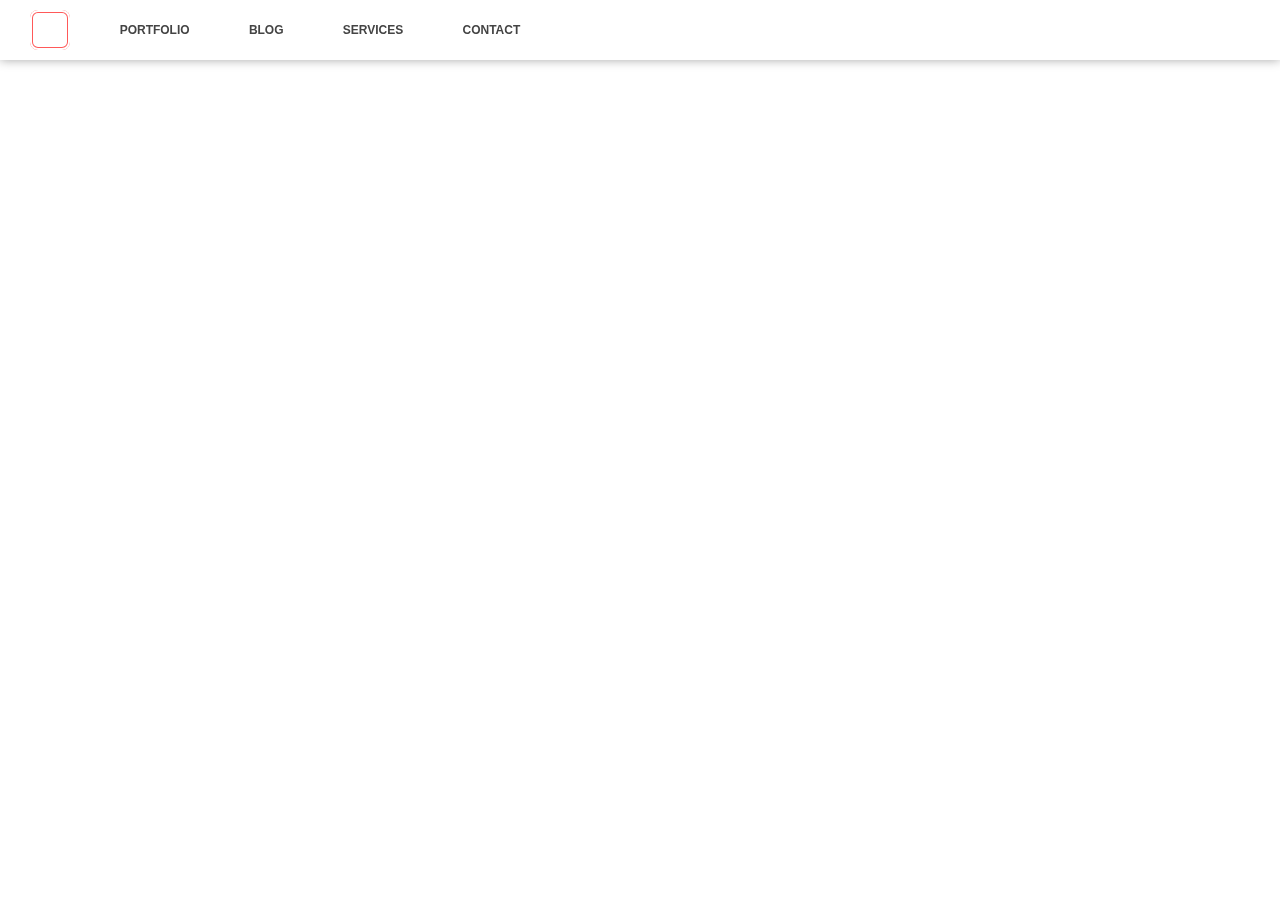
<file: test3.html>
<!DOCTYPE html>
<html lang="ko">
<head>
    <meta charset="UTF-8">
    <meta http-equiv="X-UA-Compatible" content="IE=edge">
    <meta name="viewport" content="width=device-width, initial-scale=1.0">
    <title>Document</title>
    <style>

        html,
body {
  background: #FFF;
  color: #444;
  font-family: 'Lato', sans-serif;
  margin: 0 auto;
  overflow-X: hidden;
  overflow-Y: auto;
  padding: 0;
}

a {
  color: inherit;
  text-decoration: none;
}

a:hover {
  color: #FF5959;
}

ul,
li {
  list-style-type: none;
  margin: 0 auto;
  padding: 0;
}

ul li {
  display: inline-block;
}

header,
section,
.container,
.box {
  margin: 0;
  overflow: hidden;
  padding: 0;
  position: relative;
}

header {
  background: #FFF;
  box-shadow: 0 0 10px rgba(0, 0, 0, 0.35);
  height: 60px;
  left: 0;
  position: fixed;
  right: 0;
  top: 0;
  width: initial;
  z-index: 9;
  -webkit-transform: matrix(1, 0, 0, 1, 0, 0);
  -moz-transform: matrix(1, 0, 0, 1, 0, 0);
  transform: matrix(1, 0, 0, 1, 0, 0);
  -webkit-transition: all .5s ease-in-out;
  -moz-transition: all .5s ease-in-out;
  transition: all .5s ease-in-out;
}

html.active header {
  -webkit-transform: matrix(1, 0, 0, 1, -320, 0);
  -moz-transform: matrix(1, 0, 0, 1, -320, 0);
  transform: matrix(1, 0, 0, 1, -320, 0);
  -webkit-transition: all .5s ease-in-out;
  -moz-transition: all .5s ease-in-out;
  transition: all .5s ease-in-out;
}

header .box {
  display: none;
  height: 40px;
  line-height: 40px;
  margin: 0 80px;
  padding: 10px;
}

header .box > ul {
  display: flex;
}

header .box > ul li {
  font-size: 12px;
  font-weight: bold;
  text-transform: uppercase;
}

#overlay {
  background: #000;
  bottom: 0;
  height: 100%;
  left: 0;
  opacity: 0;
  overflow: hidden;
  position: fixed;
  right: 0;
  top: 0;
  visibility: hidden;
  width: 100%;
  z-index: 99;
  -webkit-transition: all .5s ease-in-out;
  -moz-transition: all .5s ease-in-out;
  transition: all .5s ease-in-out;
}

html.active #overlay {
  opacity: .65;
  visibility: visible;
  -webkit-transition: all .5s ease-in-out;
  -moz-transition: all .5s ease-in-out;
  transition: all .5s ease-in-out;
}

#home,
.logo > a {
  border-radius: 8px;
  box-shadow: inset 0 0 0 2px #FFF, inset 0 0 0 3px #FF5959;
  color: #FF5959;
  display: block;
  font-size: 32px;
  height: 36px;
  left: 0;
  line-height: 36px;
  margin: 10px 20px 10px 30px;
  overflow: hidden;
  padding: 2px;
  position: fixed;
  text-align: center;
  top: 0;
  width: 36px;
}

.logo {
  font-size: 32px;
  height: 40px;
  line-height: 40px;
  margin: 0 auto;
  overflow: hidden;
  padding: 10px;
  position: relative;
  width: initial;
}

.logo > a {
  display: inline-block;
  margin: 0 auto 0 10px;
  position: relative;
}

.sign-up {
  background: #FF5959;
  border: 1px solid #FF5959;
  color: #FFF;
  font-family: 'Abel', sans-serif;
  font-size: 16px;
  font-weight: bold;
  height: 40px;
  letter-spacing: 1px;
  line-height: 40px;
  margin: 10px;
  overflow: hidden;
  padding: 0;
  position: relative;
  text-align: center;
}

.sign-up:hover {
  background: #FFF;
}

.sign-up a {
  display: block;
}

.sign-up span {
  margin: 0 auto 0 8px;
}

#close-menu {
  border: 1px solid;
  border-radius: 20px;
  color: #333;
  cursor: pointer;
  display: block;
  height: 20px;
  line-height: 20px;
  margin: 15px 20px 15px auto;
  padding: 4px;
  position: absolute;
  right: 0;
  text-align: center;
  top: 0;
  width: 20px;
}

section {
  background-attachment: fixed;
  background-position: center;
  background-size: cover;
  z-index: 2;
  -webkit-transform: matrix(1, 0, 0, 1, 0, 0);
  -moz-transform: matrix(1, 0, 0, 1, 0, 0);
  transform: matrix(1, 0, 0, 1, 0, 0);
  -webkit-transition: all .5s ease-in-out;
  -moz-transition: all .5s ease-in-out;
  transition: all .5s ease-in-out;
}

#intro {
  background-image: url('https://goo.gl/BlNbJE');
}

#portfolio {
  background-image: url('https://goo.gl/Uwkg0I');
}

#blog {
  background-image: url('https://goo.gl/Wy3PSL');
}

html.active,
html.active body {
  overflow: hidden;
}

html.active section {
  -webkit-transform: matrix(1, 0, 0, 1, -320, 0);
  -moz-transform: matrix(1, 0, 0, 1, -320, 0);
  transform: matrix(1, 0, 0, 1, -320, 0);
  -webkit-transition: all .5s ease-in-out;
  -moz-transition: all .5s ease-in-out;
  transition: all .5s ease-in-out;
}

section > h1 {
  color: #FFF;
  font-size: 2em;
  left: 0;
  margin: 0 10%;
  position: absolute;
  right: 0;
  text-align: center;
  text-transform: uppercase;
  top: 50%;
  -webkit-transform: translateY(-50%);
  -moz-transform: translateY(-50%);
  transform: translateY(-50%);
}

section > h1 > span {
  display: block;
  font-family: 'Cabin', cursive;
  font-size: 16px;
  font-style: italic;
  font-weight: 400;
  text-transform: none;
}

menu {
  background: #FFF;
  bottom: 0;
  margin: 0;
  padding: 0;
  position: fixed;
  right: -320px;
  top: 0;
  width: 320px;
  z-index: 1;
  -webkit-transition: all .5s ease-in-out;
  -moz-transition: all .5s ease-in-out;
  transition: all .5s ease-in-out;
}

menu .container {
  height: 100%;
  margin: 0 auto;
  overflow: hidden;
  position: relative;
  width: 258px;
  -webkit-transform-origin: 0% 50% 0px;
  -moz-transform-origin: 0% 50% 0px;
  transform-origin: 0% 50% 0px;
  -webkit-transform: matrix(0.8, 0, 0, 0.9, 40, 0);
  -moz-transform: matrix(0.8, 0, 0, 0.9, 40, 0);
  transform: matrix(0.8, 0, 0, 0.9, 40, 0);
  -webkit-transition: all .5s ease-in-out;
  -moz-transition: all .5s ease-in-out;
  transition: all .5s ease-in-out;
}

menu .container .box {
  border-top: 3px solid;
  height: calc(100% - 33px);
  overflow: visible;
  overflow-Y: scroll;
  padding: 0 17px 30px 0;
  position: relative;
  width: 275px;
}

menu .box ul:nth-child(1) {
  border-bottom: 3px solid;
}

menu .box ul {
  padding: 10px 0;
}

menu ul li {
  border-bottom: 1px solid #EDEDED;
  display: block;
  font-size: 13px;
  font-weight: bold;
  height: 39px;
  letter-spacing: 0.12em;
  line-height: 39px;
  text-transform: uppercase;
}

menu ul:nth-child(2) li {
  font-size: 10px;
}

menu ul:nth-child(2) li:last-child {
  border-bottom: 1px solid #EDEDED;
}

menu ul:nth-child(3) li {
  border: 0;
  display: inline-block;
}

menu ul:nth-child(3) li > a {
  border: 1px solid;
  border-radius: 100%;
  color: #898989;
  display: block;
  font-size: 22px;
  height: 24px;
  line-height: 24px;
  margin: 2px 4px;
  padding: 5px;
  text-align: center;
  width: 24px;
}

menu ul li:last-child {
  border: 0;
}

html.active menu {
  right: 0;
  z-index: 999;
}

html.active menu .container {
  -webkit-transform-origin: 0% 50% 0px;
  -moz-transform-origin: 0% 50% 0px;
  transform-origin: 0% 50% 0px;
  -webkit-transform: matrix(1, 0, 0, 1, 0, 0);
  -moz-transform: matrix(1, 0, 0, 1, 0, 0);
  transform: matrix(1, 0, 0, 1, 0, 0);
  -webkit-transition: all .5s ease-in-out;
  -moz-transition: all .5s ease-in-out;
  transition: all .5s ease-in-out;
}

#menu {
  cursor: pointer;
  display: block;
  font-size: 30px;
  height: 40px;
  line-height: 40px;
  margin: 10px 20px;
  position: fixed;
  right: 0;
  text-align: center;
  top: 0;
  width: 40px;
}

@media only screen and (min-width: 520px) {
  header .container {
    max-width: 640px
  }
  header .box {
    display: block;
  }
  section > h1 {
    font-size: 3em
  }
}
    </style>
</head>
<body>
    
</body>
</html>


<header>
    <div class="container">
      <span id="home"><span class="ion-camera"></span></span>
      <div class="box">
        <ul>
          <li><a href="#">portfolio</a></li>
          <li><a href="#">Blog</a></li>
          <li><a href="#">Services</a></li>
          <li><a href="#">Contact</a></li>
        </ul>
      </div>
      <span id="menu"><span class="ion-navicon-round"></span></span>
    </div>
  </header>
  <menu>
    <div class="logo"><a href=""><span class="ion-camera"></span></a></div>
    <span id="close-menu"><span class="ion-close-round"></span></span>
    <div class="container">
      <div class="box">
        <ul>
          <li><a href="#">Fashion</a></li>
          <li><a href="#">Fashion Shows</a></li>
          <li><a href="#">Culture</a></li>
          <li><a href="#">Magazine</a></li>
          <li><a href="#">Met Gala</a></li>
          <li><a href="#">Videos</a></li>
          <li><a href="" target="_blank">Subscribe</a></li>
        </ul>
        <ul>
          <li><a href="#">Promotions</a></li>
          <li><a href="#">Vogue Archive</a></li>
          <li><a href="#">Log In</a> | <a href="#">Register</a></li>
        </ul>
        <ul>
          <li><a class="ion-social-facebook" href="#" target="_blank"></a></li>
          <li><a class="ion-social-twitter" href="#" target="_blank"></a></li>
          <li><a class="ion-social-googleplus" href="#" target="_blank"></a></li>
          <li><a class="ion-social-pinterest" href="#" target="_blank"></a></li>
          <li><a class="ion-social-instagram" href="#" target="_blank"></a></li>
        </ul>
        <div class="sign-up">
          <a href="#">          Sign up for Newsletter         <span class="ion-arrow-right-c"></span>        </a>
        </div>
      </div>
    </div>
  </menu>
  <section id="intro">
    <h1>La comunicacion es algo natural <span>Y te puedo ayudar.</span></h1>
  </section>
  <section id="portfolio">
    <h1>Para mirar el futuro, echa un vistazo tu pasado <span>Solo asi conoceras tu futuro.</span></h1>
  </section>
  <section id="blog">
    <h1>Hermosa como ninguna <span>Dulce como ninguna.</span></h1>
  </section>
</file>
<file: css/main.css>
@media screen and (min-width:1001px){ /*최대크기 넣어주기*/
    /* [data-scroll]{
        opacity: 0;
        will-change: transform, scale, opacity;
        transform: translateY(6rem) scale(0.93);
        transition: all 1.5s cubic-bezier(0.165,0.84,0.44,1);
    }
    [data-scroll='in']{
        opacity: 1;
        transform: translateY(0) scale(1);
    }
    [data-scroll='out']{
        opacity: 0;
    } */
    
    
    html{
        background-color: rgb(255, 255, 255);
    }
    header{
        width: 100%;
        height: auto;
        position: relative;
        z-index: 2;
        position:fixed;
        
    }
    .head_wrap{
        height: 100px;
        position: relative;
        margin: auto;
        border-collapse:collapse;
        
    }
    .click_mv{
        width: 150px;
    }
    .click_mv a:hover{
        color:#ff0077
    }
    .down {
        background-color:#fff;
        -webkit-transition-duration:0.4s;
        -webkit-transition-timing-function:ease;
        transition-duration:0.4s;
        transition-timing-function:ease;
        box-shadow: 0 4px 4px -4px black;

    }

    .logo{
        width: 271px;
        height: 63px;
        float: left;
        margin-top: 10px;
        margin-left: 30px;
    }
    .logo a{
        display: block;
        width: 271px;
        height: 63px;
        background:url(../images/카페미뇽_03.png) no-repeat ;
        text-indent: -9999px;
    }
    
   
    .menu_icon{
        display: none;
    }
    .menu_icon2{
        display: none;
    }
    .gnb1{
        width: 100%;
        height: 100px;
        z-index: 9999;
    }
    .gnb2{
        display: none;
        width: 100%;
        height: 100%;
    }

    .first{
        padding-left: 4%;
    }
    .gnb_1 > a{
        font-weight:bold;
    }
    .gnb1>ul>li{border-collapse:collapse;font-size:18px;font:"나눔고딕";float: left;width: 16%;height: 40px;line-height: 30px;text-align: center;position: relative;}
    .gnb1>ul>li>a{border-collapse:collapse; display:block; width: 100%; height: 100px; display:inline-block; line-height: 100px;}
    .gnb1 ul ul li:hover{border: 1px solid #ecdade; z-index: 9999px;border-collapse:collapse;}
    .gnb1 ul ul{line-height: 34px; border-collapse:collapse; z-index: 9998;width: 100%; height: 200px; border:0.5px solid #cbcbcb;background-color: white; font-size: 17px;}
    .gnb_1 > a:hover{background-color: #ecdade; color: #ffffff; }
    .gnb1:hover{background-color: #ffffff;border-collapse:collapse; }
/* =================================================================
=====================================================================
==========================================
====================================================== */
    .main{
        width: 100%;
        margin: auto;
    }
    .main_img_wrap{
        width: 100%;
        height: 760px;
        position: relative;
        margin: auto;
    }

    .main_img img{
        display: block;
        width: 100%;
        height: 760px;
        margin: auto;
    }
    .main_slick .slick-prev{
        display: none;
    }
    .main_img .slick-next{
    }

    .line{
        width: 100%;
        height: 30px;
        position: absolute;
        top: 80px;
    }
    .mv{
        position: relative;
    }
    .cont1{
        width: 100%;
        height: 700px;
        background-color: #fffafb;
    }
    .cont1_wrap{
        width: 100%;
        max-width: 1200px;
        height: 640px;
        margin: auto;
        font-size: 18px;
    }
   
    .cont1_wrap h2{
        margin: auto;
        text-align: center;
        padding: 40px 0 60px 0;
        font-size: 48px;
    }
    .cont1_wrap .left{
        width: 50%;
        height: 500px;
        float: left;
        box-sizing: border-box;
        padding: 0 50px;
    }
    .cont1_wrap .left{
        border-right: 1px solid #cbcbcb;
    }
    .left_img img{
        width: 100%;
        max-width: 500px;
        height: 300px;
        text-indent: -9999px;
        border-top-left-radius: 50px;
    }
    .left .textbox h3{
        padding: 10px 0;
    }
    .cont1_wrap .right{
        width: 50%;
        height: 500px;
        box-sizing: border-box;
        float: left;
        padding: 0 50px;
    }
    .right_img img{
        width: 100%;
        max-width: 500px;
        height: 300px;
        text-indent: -9999px;
        border-bottom-right-radius: 50px;
    }
    .right .textbox{
        padding: 10px 0;
    }
    .right .textbox h3{
        padding-bottom: 10px;
    }
    .textbox .click_mv{
        margin-top: 10px;
    }
    .cont1_wrap h3{
        font-size: 30px;
    }
    .cont2_wrap{
        width: 100%;
        max-width: 1200px;
        height: 620px;
        margin: auto;
        position: relative;
    }
    .cont2_wrap h2{
        padding: 60px 40px 40px 40px;
        font-size: 48px;
    }

    .cont2_wrap .tabs{
        position: absolute;
        right: 0;
        margin-top: -90px;
        margin-bottom:50px ;
        list-style: none;
    }
    .cont2_wrap .tabs li{
        display: inline-block;
        padding: 10px 15px;
        cursor: pointer;
    }
    .cont2_wrap .tabs li.current{
        height: 0.1px;
        border-bottom:6px solid rgb(255, 222, 222);
        border-collapse:collapse; 
    }
    .cont2_wrap .tabs li:hover{
        height: 0.1px;
        border-bottom:6px solid rgb(255, 222, 222);
        border-collapse:collapse; 
    }

    .tab-content{
        display: none;
        padding: 15px;
    }
    .tab-content.current{
        display: inherit;
    }
    .cont2_slick img{
        width: 100%;
        max-width: 240px;
        height: 90%;
        margin: auto;
    }

    .cont2_more{
        margin: auto;
        margin-top: 30px;
        text-align: center;
        font-size: 20px;
    }
    .cont3{
        width: 100%;
        height: 600px;
        background-color: #fffdfa;
    }
    .cont3_wrap{
        width: 100%;
        max-width: 1200px;
        height: 600px;
        margin: auto;
        position: relative;
    }
    .cont3_wrap h2{
        position: absolute;
        top: 40px;
        left: 56%;
        font-size: 48px;
    }
    .cont3_list{
        width: 50%;
        float: left;
        box-sizing: border-box;
    }
    .cont3_list img{
        width: 100%;
        max-width: 480px;
        height: 500px;
        padding: 20px;
        padding-top: 40px;
        border-top-left-radius: 50%;
        border-top-right-radius: 50%;
    }


    .cont3_wrap .textbox{
        width: 50%;
        float: left;
        box-sizing: border-box;
        margin-top: 120px;
    }
    .cont3 .txt1{
        width: auto;
        margin-left: 12%;

    }
    .cont3_more{
        width: 100px;
        font-size: 20px;
        margin-left: 12%;
    }
    .cont3_wrap .textbox img{
        margin-left: 210px;
        margin-top: 30px;
    }
    .papa{
        width: 100%;
        max-width: 297px;
        height: 270px;
        padding-top: 40px;
    }
    .btbt{
        width: 172px;
        height: 52px;
        position: absolute;
        top: 400px;
        left: 680px;
        text-align: center;
        line-height: 52px;
        font-size: 20px;
    }
    .cont4{
        width: 100%;
        height: 500px;
        background-color: rgb(252, 252, 252);
    }

    .cont4_wrap{
        width: 100%;
        max-width: 1200px;
        height: 500px;
        margin: auto;
        position: relative;
    }
    .cont4_wrap h2{
        padding: 40px;
        font-size: 48px;
    }
    .cont4_wrap .txt1{
        padding: 0 40px;
        float: left;
    }
    .cont4_wrap .click_mv{
        width: 160px;
        float: left;
    }

    .cont4_list{
        width: 100%;
        padding: 40px;
        max-width: 1200px;
        margin: auto;
        margin-top: 50px;
    }

    .cont4_list li a{
        display: block;
        width: 220px;
        height: 140px;
        text-align: center;
        background-color: #ffffff;
        line-height: 40px;
        margin: auto;
        border: 0.5px solid #cbcbcb;
    }

    /* ========================================== */
/* 
    .footer{
        width: 100%;
        height: 200px;
        background-color: rgb(50, 50, 50);
        position: relative;
        margin: auto;
    }
    .footer_wrap{
        padding: 20px;
    }
    .t_logo{
        width: 212px;
        height: 50px;
    }
    .t_logo{
        text-indent: -9999px;
        background: url("../images/logo_white2.png") no-repeat;
    } */
        /* ========================================== */
    .footer{
        font-size: 14px;
        height: 240px;
        background-color: rgb(50, 50, 50);
        color: rgb(187, 187, 187);
        font-weight: normal;
        position: relative;
    }
    .footer_wrap{
        width: 100%;
        max-width: 1200px;
        margin: auto;
        padding-top: 30px;
    }
    .t_logo{
        width: 212px;
        height: 50px;
        margin-left: 10px;
    }
    .t_logo{
        text-indent: -9999px;
        background: url("../images/logo_white2.png") no-repeat;
    }
   
    /* -------------fb */
    .footer_bottom{
        height: 75px;
        padding: 10px;
        padding-top: 34px;
        line-height: 34px;
        /* border: 1px solid #00f; */
    }
    
    .txt1_1{
        float: left;
    }
    .txt1_2{
        float: left;
    }
    .txt1_3{
        float: left;
    }
    .txt1_1::after{
        content: "|";
        margin: 16px;
        
    }
    .txt1_2::after{
        content: "|";
        margin: 16px;
    }
    .txt1_3::after{
        content: "|";
        margin: 16px;
    }
    .txt2_1{
        float: left;
    }
    .txt2_2{
        float: left;
    }
    .txt2_3{
        float: left;
    }
    
    .txt2_1::after{
        content: "|";
        margin: 16px;
    }
}
/* =================================================================999px=============
================================================================================= */
@media screen and (min-width:640px) and (max-width:1000px){
    html{
        background-color: rgb(255, 255, 255);
    }
    header{
        width: 100%;
        height: auto;
        position: relative;
        z-index: 2;
        position:fixed;
        
    }
    .head_wrap{
        height: 80px;
        position: relative;
        margin: auto;
        border-collapse:collapse;
    }
    .menu_icon2{
        display: none;
    }

    .logo{
        width: 271px;
        height: 63px;
        float: left;
        margin-top: 4px;
        margin-left: 30px;
    }
    .logo a{
        display: block;
        width: 271px;
        height: 63px;
        background:url(../images/카페미뇽_03.png) no-repeat ;
        text-indent: -9999px;
    }
    /* -----------================ */


    html.active .main{
    -webkit-transform: matrix(1, 0, 0, 1, -320, 0);
    -moz-transform: matrix(1, 0, 0, 1, -320, 0);
    transform: matrix(1, 0, 0, 1, -320, 0);
    -webkit-transition: all .5s ease-in-out;
    -moz-transition: all .5s ease-in-out;
    transition: all .5s ease-in-out;
    }
    #overlay {
        /* background: rgb(237, 237, 237); */
        
        bottom: 0;
        height: 100%;
        left: 0;
        opacity: 0;
        overflow: hidden;
        position: fixed;
        right: 0;
        top: 0;
        visibility: hidden;
        width: 100%;
        z-index: 99;
        -webkit-transition: all .5s ease-in-out;
        -moz-transition: all .5s ease-in-out;
        transition: all .5s ease-in-out;
        -webkit-transform: matrix(1, 0, 0, 1, -320, 0);
        -moz-transform: matrix(1, 0, 0, 1, -320, 0);
        transform: matrix(1, 0, 0, 1, -320, 0);
      }
      
      html.active #overlay {
        opacity: .70;
        visibility: visible;
        -webkit-transition: all .5s ease-in-out;
        -moz-transition: all .5s ease-in-out;
        transition: all .5s ease-in-out;
      }


    /* -----------================ */
    .down {
        background-color:#fff;
        -webkit-transition-duration:0.4s;
        -webkit-transition-timing-function:ease;
        transition-duration:0.4s;
        transition-timing-function:ease;
    }
    .click_mv{
        width: 150px;
    }
    .click_mv a:hover{
        color:#ff0077
    }
    .menu_icon{
        width: 32px;
        height: 32px;
        background: url(../images/meme.png)no-repeat;
        position: absolute;
        top: 22px;
        right: 5%;
        text-indent: -9999px;
        cursor: pointer;
        z-index: 888;
    }
    .menu_icon2{
        width: 100%;
        max-width: 30px;
        height: 38px;
        background: url(../images/close_03.png)no-repeat;
        position: absolute;
        top: 22px;
        right: 5%;
        text-indent: -9999px;
        cursor: pointer;
        z-index: 888;
    }
    .gnb_hide{
        display: none;
        position: absolute;
        right: 100px;
        top: 80px;
    }
    .gnb1{
        display: none;
    }
    .gnb2{
        width: 100%;
        height: 80px;
        z-index: 9999;
        
    }
    .gnb2>ul>li>a{border-collapse:collapse; display:block; width: 170px; height: 60px; display:inline-block; line-height:60px;}
    /* .first{
        padding-left: 4%;
    }
    .gnb_1 > a{
        font-weight:bold;
    }
    .gnb>ul>li{border-collapse:collapse;font-size:18px;font:"나눔고딕";float: left;width: 16%;height: 40px;line-height: 30px;text-align: center;position: relative;}
    .gnb>ul>li>a{border-collapse:collapse; display:block; width: 170px; height: 100px; display:inline-block; line-height: 100px;}
    .gnb ul ul li:hover{border: 1px solid #ecdade; z-index: 9999px;border-collapse:collapse;}
    .gnb ul ul{line-height: 34px; border-collapse:collapse; z-index: 9998;width: 100%; height: 200px; border:0.5px solid #cbcbcb;background-color: white; font-size: 17px;}
    .gnb_1 > a:hover{background-color: #ecdade; color: #ffffff; }
    .gnb:hover{background-color: #ffffff;border-collapse:collapse; } */


    .main{
        width: 100%;
        margin: auto;
    }
    .main_img_wrap{
        width: 100%;
        height: 660px;
        position: relative;
        margin: auto;
    }

    .main_img img{
        display: block;
        width: 100%;
        height: 660px;
        margin: auto;
    }
    .main_slick .slick-prev{
        display: none;
    }

    .line{
        width: 100%;
        height: 30px;
        position: absolute;
        top: 80px;
    }
    .mv{
        position: relative;
    }
    .cont1_wrap{
        width: 100%;
        max-width: 1200px;
        height: 740px;
        margin: auto;
        font-size: 18px;
        background-color: #fffafc;
        
    }
    .cont1_wrap h2{
        margin: auto;
        text-align: center;
        padding: 40px 40px 60px 40px;
        font-size: 48px;
    }
    .cont1_wrap .left{
        width: 50%;
        max-width: 600px;
        height: 500px;
        float: left;
        box-sizing: border-box;
        padding: 0 50px;
    }
    .cont1_wrap .left{
        border-right: 1px solid #cbcbcb;
    }
    .left_img img{
        width: 100%;
        max-width: 500px;
        height: 300px;
        /* background: url(../images/cont1_left1.png) no-repeat; */
        text-indent: -9999px;
        border-top-left-radius: 50px;
    }
    .left .textbox h3{
        padding: 10px 0;
    }
    .cont1_wrap .right{
        width: 50%;
        height: 500px;
        box-sizing: border-box;
        float: left;
        padding: 0 50px;
    }
    .right_img img{
        width: 100%;
        max-width: 500px;
        height: 300px;
        /* background: url(../images/카페미뇽_10.jpg) no-repeat;
        text-indent: -9999px; */
        border-bottom-right-radius: 50px;
    }
    .right .textbox{
        padding: 10px 0;
    }
    .right .textbox h3{
        padding-bottom: 10px;
    }
    .textbox .click_mv{
        margin-top: 10px;
    }
    .cont1_wrap h3{
        font-size: 30px;
    }
    .cont2_wrap{
        width: 100%;
        max-width: 1200px;
        height: 500px;
        margin: auto;
        position: relative;
    }
    .cont2_wrap h2{
        padding: 60px 40px 40px 40px;
        font-size: 48px;
    }

    .cont2_wrap .tabs{
        position: absolute;
        right: 0;
        margin-top: -90px;
        margin-bottom:50px ;
        list-style: none;
    }
    .cont2_wrap .tabs li{
        display: inline-block;
        padding: 10px 15px;
        cursor: pointer;
    }
    .cont2_wrap .tabs li.current{
        height: 0.1px;
        border-bottom:6px solid rgb(255, 222, 222);
        border-collapse:collapse; 
    }
    .cont2_wrap .tabs li:hover{
        height: 0.1px;
        border-bottom:8px solid rgb(255, 222, 222);
        border-collapse:collapse; 
    }

    .tab-content{
        display: none;
        padding: 15px;
    }

    .tab-content.current{
        display: inherit;
    }

    .cont2_slick img{
        width: 100%;
        max-width: 190px;
        height: 90%;
        margin: auto;
    }

    .cont2_more{
        margin: auto;
        margin-top: 30px;
        text-align: center;
        font-size: 20px;
    }
    .cont3_wrap{
        width: 100%;
        max-width: 1200px;
        height:680px;
        margin: auto;
        position: relative;
        background-color: rgb(255, 252, 249);
    }
    .cont3_wrap h2{
        font-size: 48px;
        text-align: center;
        padding: 40px 0 60px 0;
    }
    .cont3_list{
        width: 100%;
        float: left;
        box-sizing: border-box;
    }
    .cont3_list img{
        width: 100%;
        max-width: 400px;
        height: 400px;
        border-top-left-radius: 50%;
        border-top-right-radius: 50%;
        margin: auto;
    }

    .cont3_wrap .textbox .txt1{
        /* box-sizing: border-box;
        margin-top: 140px; */
        box-sizing: border-box;
        margin-top: -40px;
        text-align: center;
    }
    .cont3_wrap .textbox img{
        display: none;
    }
    /* .cont3 p{
        width: auto;
    } */
    .cont3_more{
        width: 100px;
        font-size: 20px;
        text-align: center;
        padding-top: 430px;
        text-align: center;
        margin: auto;
    }
    .cont3_wrap .textbox img{
        margin-left: 260px;
        margin-top: 30px;
    }
    .btbt{
        width: 172px;
        height: 52px;

        text-align: center;
        line-height: 52px;
        font-size: 20px;
    }

    
    /* .cont3_wrap .textbox{
        width: 50%;
        float: left;
        box-sizing: border-box;
        margin-top: 120px;
    }
    .cont3 .txt1{
        width: auto;
        margin-left: 12%;

    }
    .cont3_more{
        width: 100px;
        font-size: 20px;
        margin-left: 12%;
    }
    .cont3_wrap .textbox img{
        margin-left: 260px;
        margin-top: 30px;
    }
    .btbt{
        width: 172px;
        height: 52px;
        position: absolute;
        top: 400px;
        left: 680px;
        text-align: center;
        line-height: 52px;
        font-size: 20px;
    } */



    .cont4_wrap{
        width: 100%;
        max-width: 1200px;
        height: 500px;
        margin: auto;
        position: relative;
        background-color: #f8f8f8;
    }
    .cont4_wrap h2{
        padding: 40px;
        font-size: 48px;
    }
    .cont4_wrap .txt1{
        padding: 0 40px;
        float: left;
    }
    .cont4_wrap .click_mv{
        float: left;
    }

    .cont4_list{
        width: 100%;
        padding: 40px;
        max-width: 1200px;
        margin: auto;
        margin-top: 50px;
    }

    .cont4_list li a{
        display: block;
        width: 90%;
        height: 140px;
        text-align: center;
        background-color: #ffffff;
        line-height: 40px;
        margin: auto;
        border: 0.5px solid #cbcbcb;
    }

    /* .footer{
        width: 100%;
        height: 200px;
        background-color: rgb(50, 50, 50);
        position: relative;
        margin: auto;
    }
    .footer_wrap{
        padding: 20px;
    }
    .t_logo{
        width: 212px;
        height: 50px;
    }
    .t_logo{
        text-indent: -9999px;
        background: url("../images/logo_white2.png") no-repeat;
    } */
    /* ========================================== */
    .footer{
        font-size: 14px;
        height: 260px;
        background-color: rgb(50, 50, 50);
        color: rgb(187, 187, 187);
        font-weight: normal;
        position: relative;
    }
    .footer_wrap{
        width: 100%;
        max-width: 1200px;
        margin: auto;
        padding-top: 30px;
    }
    .t_logo{
        width: 212px;
        height: 50px;
        margin-left: 10px;
    }
    .t_logo{
        text-indent: -9999px;
        background: url("../images/logo_white2.png") no-repeat;
    }
   
    /* -------------fb */
    .footer_bottom{
        height: 75px;
        padding: 10px;
        padding-top: 34px;
        line-height: 34px;
        /* border: 1px solid #00f; */
    }
    
    .txt1_1{
        float: left;
    }
    .txt1_2{
        float: left;
    }
    .txt1_3{
        float: left;
    }
    .txt1_1::after{
        content: "|";
        margin: 16px;
        
    }
    .txt1_2::after{
        content: "|";
        margin: 16px;
    }
    .txt1_3::after{
        content: "|";
        margin: 16px;
    }
    .txt2_1{
        float: left;
    }
    .txt2_2{
        float: left;
    }
    .txt2_3{
        float: left;
    }
    
    .txt2_1::after{
        content: "|";
        margin: 16px;
    }
}
/* =================================================================999px=============
================================================================================= */

/* =================================================================640px=============
================================================================================= */
/* 모바일 : width:640px 미만 */
@media screen and (max-width:640px){/*최소크기 넣어주기*/
    html{
        background-color: rgb(255, 255, 255);
    }
    header{
        width: 100%;
        height: auto;
        position: relative;
        z-index: 2;
        position:fixed;
        
    }
    .head_wrap{
        height: 66px;
        position: relative;
        margin: auto;
        border-collapse:collapse;
    }
    .click_mv{
        width: 150px;
    }
    .click_mv a:hover{
        color:#ff0077
    }
    .menu_icon2{
        display: none;
    }

    .down {
        background-color:#fff;
        -webkit-transition-duration:0.4s;
        -webkit-transition-timing-function:ease;
        transition-duration:0.4s;
        transition-timing-function:ease;
    }

    .logo{
        width: 176px;
        height: 42px;
        float: left;
        margin-top: 10px;
        margin-left: 30px;
    }
    .logo a{
        display: block;
        width: 176px;
        height: 42px;
        background:url(../images/mini_logo.png) no-repeat ;
        text-indent: -9999px;
    }
    /* ========================== */
    
    html.active .main{
        -webkit-transform: matrix(1, 0, 0, 1, -280, 0);
        -moz-transform: matrix(1, 0, 0, 1, -280, 0);
        transform: matrix(1, 0, 0, 1, -280, 0);
        -webkit-transition: all .5s ease-in-out;
        -moz-transition: all .5s ease-in-out;
        transition: all .5s ease-in-out;
        }
        #overlay {
            background: rgb(222, 222, 222);
            bottom: 0;
            height: 100%;
            left: 0;
            opacity: 0;
            overflow: hidden;
            position: fixed;
            right: 0;
            top: 0;
            visibility: hidden;
            width: 100%;
            z-index: 99;
            -webkit-transition: all .5s ease-in-out;
            -moz-transition: all .5s ease-in-out;
            transition: all .5s ease-in-out;
            -webkit-transform: matrix(1, 0, 0, 1, -280, 0);
            -moz-transform: matrix(1, 0, 0, 1, -280, 0);
            transform: matrix(1, 0, 0, 1, -280, 0);
          }
          
          html.active #overlay {
            opacity: .70;
            visibility: visible;
            -webkit-transition: all .5s ease-in-out;
            -moz-transition: all .5s ease-in-out;
            transition: all .5s ease-in-out;
          }
    /* ========================== */
    .menu_icon{
        width: 38px;
        height: 28px;
        background: url(../images/mini_menu.png)no-repeat;
        z-index: 888;
        position: absolute;
        top: 20px;
        right: 5%;
        text-indent: -9999px;
        cursor: pointer;
        z-index: 888;
    }
    .menu_icon2{
        width: 38px;
        height: 28px;
        background: url(../images/close_mini_03.png)no-repeat;
        z-index: 888;
        position: absolute;
        top: 20px;
        right: 5%;
        text-indent: -9999px;
        cursor: pointer;
        z-index: 888;
    }

    .gnb_hide{
        /* display: none; */
        display: none;
        position: absolute;
        right: 50px;
        top: 80px;
    }
    .gnb1{
        display: none;
    }
    .gnb2{
        width: 100%;
        height: 80px;
        z-index: 9999;
        
    }

    .gnb2>ul>li>a{border-collapse:collapse; display:block; width: 170px; height: 60px; display:inline-block; line-height:60px;}
    /* .gnb{
        width: 100%;
        height: 60px;
        z-index: 9999;
    } */

    /* .gnb_1 > a{
        font-weight:bold;
    }
    .gnb>ul>li{border-collapse:collapse;font-size:18px;font:"나눔고딕";float: left;width: 170px;height: 40px;line-height: 30px;text-align: center;position: relative;}
    .gnb>ul>li>a{border-collapse:collapse; display:block; width: 170px; height: 100px; display:inline-block; line-height: 100px;}
    .gnb ul ul li:hover{border: 1px solid #ecdade; z-index: 9999px;border-collapse:collapse;}
    .gnb ul ul{line-height: 34px; border-collapse:collapse; z-index: 9998;width: 100%; height: 200px; border:0.5px solid #cbcbcb;background-color: white; font-size: 17px;}
    .gnb_1 > a:hover{background-color: #ecdade; color: #ffffff; }
    .gnb:hover{background-color: #ffffff;border-collapse:collapse; } */


    .main{
        width: 100%;
        margin: auto;
        height: auto;
    }
    .main_img_wrap{
        width: 100%;
        height: 460px;
        position: relative;
        margin: auto;
    }

    .main_img img{
        display: block;
        width: 100%;
        height: 460px;
        margin: auto;
        /* position: absolute;
        top: 0;
        z-index: -1; */
    }
    /* .main_slick .slick-prev{
        display: none;
    }
    .main_img .slick-next{
    } */

    .line{
        width: 100%;
        height: 30px;
        position: absolute;
        top: 80px;
    }
    .mv{
        position: relative;
    }
    .cont1_wrap{
        width: 100%;
        max-width: 1200px;
        height: auto;
        margin: auto;
        font-size: 16px;
        position: relative;
        background-color: #fffafd;
    }
    .cont1_wrap h2{
        margin: auto;
        text-align: center;
        padding: 40px 0;
        font-size: 34px;
    }
    .cont1_wrap .left{
        width: 100%;
        height: 500px;
        box-sizing: border-box;
        padding: 0 50px;
        position: relative;
    }

    .left_img img{
        width: 100%;
        max-width: 500px;
        height: 300px;
        text-indent: -9999px;
        border-top-left-radius: 50px;
    }
    .left .textbox h3{
        padding: 10px 0;
    }
    .cont1_wrap .right{
        width: 100%;
        height: 500px;
        box-sizing: border-box;
        padding: 0 50px;
        position: relative;
    }
    .right_img img{
        width: 100%;
        max-width: 500px;
        height: 300px;
        text-indent: -9999px;
        border-bottom-right-radius: 50px;
    }
    .right .textbox{
        /* padding: 10px 0; */
        position: absolute;
        top:320px
    }
    .right .textbox h3{
        padding-bottom: 10px;
    }
    .textbox .click_mv{
        margin-top: 10px;
    }
    .cont1_wrap h3{
        font-size: 28px;
    }
    .cont2_wrap{
        width: 100%;
        max-width: 1200px;
        height: 640px;
        margin: auto;
        position: relative;
    }
    .cont2_wrap h2{
        padding: 60px 40px 20px 40px;
        font-size: 40px;
        text-align: center;
    }

    .cont2_wrap .tabs{
        margin-bottom:50px ;
        list-style: none;
        text-align: center;
    }
    .cont2_wrap .tabs li{
        font-size: 14px;
        width: 60px;
        display: inline-block;
        padding: 6px;
        cursor: pointer;
        border-collapse:collapse; 
        text-align: center;
    }
    .cont2_wrap .tabs li.current{
        height: 0.1px;
        border-bottom:6px solid rgb(255, 222, 222);
        border-collapse:collapse; 
    }
 
    .cont2_wrap .tabs li:hover{
        height: 0.1px;
        border-bottom:6px solid rgb(255, 222, 222);
        border-collapse:collapse; 
    }


    

    .tab-content{
        display: none;
        padding: 15px;
    }

    .tab-content.current{
        display: inherit;
    }

    .cont2_slick img{
        width: 100%;
        max-width: 240px;
        height: 90%;
        margin: auto;
    }
  
    .cont2_more{
        margin: auto;
        margin-top: 20px;
        text-align: center;
        font-size: 20px;
    }
    .cont3_wrap{
        width: 100%;
        max-width: 1200px;
        height: 720px;
        margin: auto;
        position: relative;
        background-color: rgb(255, 252, 247);
        font-size: 14px;
    } 
    .cont3_wrap h2{
        padding: 60px 40px 40px 40px;
        font-size: 34px;
        margin: auto;
        text-align: center;
    }
    .cont3_list{
        width: 100%;
        height: auto;
        margin: auto;
    }
    .cont3_list li{
        width: 50%;
        height: auto;
        margin: auto;
    }

    /* .cont3_more{
        width: 100px;
        font-size: 20px;
    }
    .cont3_wrap .textbox img{
        display: none;
    }
    .btbt{
        text-align: center;
    } */
    .cont3_list img{
        width: 100%;
        max-width: 400px;
        height: 400px;
        border-top-left-radius: 50%;
        border-top-right-radius: 50%;
        margin: auto;
        margin-top: 40px;
    }
    .cont3_wrap .txt1{
        box-sizing: border-box;
        margin-top: -468px;
        text-align: center;
    }
    .cont3_wrap .textbox img{
        display: none;
    }

    .cont3_more{
        width: 100px;
        font-size: 20px;
        text-align: center;
        padding-top: 460px;
        text-align: center;
        margin: auto;
    }


    /* .btbt{
        width: 172px;
        height: 52px;
        position: absolute;
        top: 400px;
        left: 680px;
        text-align: center;
        line-height: 52px;
        font-size: 20px;
    } */

    .cont4_wrap{
        width: 100%;
        max-width: 1200px;
        height: 460px;
        margin: auto;
        position: relative;
        background-color: #f8f8f8;
    }
    .cont4_wrap h2{
        padding: 40px;
        font-size: 34px;
    }
    .cont4_wrap .txt1{
        padding: 0 40px;
    }
    .cont4_wrap .click_mv{
        width: 100px;
        margin-top: 20px;
        margin-left: 40px;
    }

    .cont4_list{
        width: 100%;
        padding: 40px;
        padding-top: 10px;
        max-width: 1200px;
        margin: auto;
        margin-top: 50px;
    }

    .cont4_list li a{
        display: block;
        width: 80%;
        height: 140px;
        text-align: center;
        background-color: #ffffff;
        line-height: 40px;
        margin: auto;
        border: 0.5px solid #cbcbcb;
    }

    /* .footer{
        width: 100%;
        height: 200px;
        background-color: rgb(50, 50, 50);
        position: relative;
        margin: auto;
    }
    .footer_wrap{
        padding: 20px;
    }
    .t_logo{
        width: 212px;
        height: 50px;
    }
    .t_logo{
        text-indent: -9999px;
        background: url("../images/logo_white2.png") no-repeat;
    } */
    /* ========================================== */
    .footer{
        font-size: 12px;
        height: 300px;
        background-color: rgb(50, 50, 50);
        color: rgb(187, 187, 187);
        font-weight: normal;
        position: relative;
        z-index: 5;
    }
    .footer_wrap{
        width: 100%;
        max-width: 1200px;
        margin: auto;
        padding-top: 30px;
    }
    .t_logo{
        width: 212px;
        height: 50px;
        margin: auto;
    }
    .t_logo{
        text-indent: -9999px;
        background: url("../images/logo_white2.png") no-repeat;
    }
   
    /* -------------fb */
    .footer_bottom{
        height: 75px;
        padding: 10px;
        padding-top: 34px;
        line-height: 34px;
        /* border: 1px solid #00f; */
    }
    .fb_1{
        text-align: center;
    }
    .txt1_1{
        display: inline-block;
    }
    .txt1_2{
        display: inline-block;
    }
    .fb_2{
        text-align: center;
    }
    
    .txt1_3{
        display: inline-block;
    }
    .txt1_4{
        display: inline-block;
    }
    address{
        text-align: center;
    }

    .fb_3{
        text-align: center;
    }
    .txt2_1{
        display: inline-block;
    }
    .txt2_2{
        display: inline-block;
    }

   

}
</file>
<file: css/join.css>
form{
    width: 1200px;
    height: 1600px;
    margin: auto;
    position: relative;
}

fieldset{
    width: 1000px;
    border: none;
    /* border: 1px solid red; */
    margin:auto;
    /* border: 1px solid blue; */
}
.u_name .err_txt{
    width:300px; 
    font-size: 12px; 
    color: red; 
    padding-right:180px; 
    position: absolute;
    left: 290px;
    top: 268px;
}
.u_id .err_txt{
    width:300px; 
    font-size: 12px; 
    color: red; 
    padding-right:180px; 
    position: absolute;
    left: 290px;
    top: 354px;
}
.u_pwd .err_txt{
    width:300px; 
    font-size: 12px; 
    color: red; 
    padding-right:180px; 
    position: absolute;
    left: 290px;
    top: 438px;
}
.re_pwd .err_txt{
    width:300px; 
    font-size: 12px; 
    color: red; 
    padding-right:180px; 
    position: absolute;
    left: 290px;
    top: 520px;
}
.mobile .err_txt{
    width:300px; 
    font-size: 12px; 
    color: red; 
    padding-right:180px; 
    position: absolute;
    left: 290px;
    top: 602px;
}

.dsp_txt{
    font-size: 16px;
}

legend{
    padding: 80px 0 60px 0;
    font-size: 40px;
    text-align: center;
}

.c_title{
    width: 140px;
    padding:27px 20px;
    font-size:18px;
    font-weight: bold;
    /* background-color: #f3f3f3; */
    display: inline-block;
    /* text-align: center; */
}
h3{
    font-size: 24px;
}
form div{
    border-bottom: 1px solid #cbcbcb;
    font-size:18px;
    font-weight:normal;
}
.mobile{
    border-top: 1px solid #cbcbcb;
}
.log_info{
    width: 700px;
    margin: 16px 0 60px 0;
    border-top: 2px solid orange;
    border-bottom: 2px solid orange;
}
.m_info{
    width: 700px;
    margin: 16px 0 50px 0;
    border-top: 2px solid orange;
    border-bottom: 2px solid orange;
}
label{
    font-size:18px;
}
.apply label{
    font-size:18px;
    display: block;
    padding-left: 50px;
    padding-bottom: 20px;
}
.apply p{
    padding: 20px;
}

input{
    width: 300px;
    height: 40px;
    font-size: 20px;
    margin: 18px 0;
    border: 1px solid #ebe9e9;
    border-radius: 5px;
    vertical-align: middle;
}
.re_pwd{
    border: none;
}
.birth span{
    font-size: 14px;
    position: absolute;
    top:660px;
    left:600px
}

#email_id{
    width: 220px;
}
#email_dns{
    width: 160px;
}
#email_sel{
    width: 80px;
    height: 40px;
}
#addr_b{
    width: 600px;
}
#addr_d{
    width: 600px;
}

input[type=radio]{
    width: 20px;
    height: 20px;
    border: none;
    margin: 0;
}
.gender label{
    margin-right: 20px;
}


/* .male{
    width: 100px;
    height: 50px;
    border: none;
    display: inline-block;
} */
.male input{
    margin:0;
    display:inline;
}
/* .female{
    width: 100px;
    height: 50px;
    border: none;
    display: inline-block;

} */
input[type=checkbox]{
    width: 20px;
    height: 20px;
    border: none;
    margin: 0;
    vertical-align: middle;
}

button{
    /* margin-top:50px ; */
    width: 140px;
    height: 40px;
    border: 1px solid #cbcbcb;
    background-color: #f0f0f0;
    cursor: pointer;
    vertical-align: middle;
}

.fin_bt{
    text-align: center;
    padding-top: 50px;
}

.fin_bt button{
    width: 180px;
    height: 44px;
    border: 1px solid rgb(255, 0, 179);
    background-color: white;
    border-radius: 50px;
    font-size: 20px;
}
.fin_bt button[type='submit']{
    margin-right: 50px;
}
button:hover{
    background-color: rgb(255, 0, 187);
    color: #ffffff;
}
.blueText{font-weight:bold;color:rgb(40, 92, 188)}
.redText{font-weight:bold;color:rgb(251, 77, 14); font-size: 10px;}

/* .blueText{
    width:300px; 
    font-size: 12px; 
    color:rgb(40, 92, 188);
    padding-right:180px; 
    position: absolute;
    left: 290px;
    top: 602px;
} */

/* legend{
    font-weight: bold;
    font-size: 40px;
    text-align: center;
}
label{
    font-size: 18px;
}
input{
    width: 500px;
    height: 50px;
    border: 1px solid #cdcdcd;
    font-size: 20px;
    margin-bottom: 16px;
    /* padding: 4px 40px 0 20px; */
    /* margin-bottom:20px ;
}*/
</file>
<file: css/login.css>
@media screen and (min-width:1000px){ /*최대크기 넣어주기*/
    html{
        background-color: rgb(255, 255, 255);
    }
    header{
        width: 100%;
        height: 100px;
        position: relative;
        z-index: 2;
    }
    .head_wrap{
        height: 100px;
        position: relative;
        margin: auto;
        border-collapse:collapse;
    }
    .click_mv{
        width: 150px;
    }
    .click_mv a:hover{
        color:#ff0077
    }
    .down {
        background-color:#fff;
        -webkit-transition-duration:0.4s;
        -webkit-transition-timing-function:ease;
        transition-duration:0.4s;
        transition-timing-function:ease;
    }

    .logo{
        width: 271px;
        height: 63px;
        float: left;
        margin-top: 10px;
        margin-left: 30px;
    }
    .logo a{
        display: block;
        width: 271px;
        height: 63px;
        background:url(../images/카페미뇽_03.png) no-repeat ;
        text-indent: -9999px;
    }
    /* .gnb_wrap{
        height: 200px;
        position: relative;
        margin: auto;
        border: 1px solid blue;
    }
    .gnb_1{
        width: 10%;
        float: left;
        text-align: center;
        padding:30px 30px;
        border: 1px solid red;
    } */
    .menu_icon{
        display: none;
    }
    .gnb{
        width: 100%;
        height: 100px;
        z-index: 9999;
    }
    .first{
        padding-left: 4%;
    }
    .gnb_1 > a{
        font-weight:bold;
    }
    .gnb>ul>li{border-collapse:collapse;font-size:18px;font:"나눔고딕";float: left;width: 16%;height: 40px;line-height: 30px;text-align: center;position: relative;}
    .gnb>ul>li>a{border-collapse:collapse; display:block; width: 170px; height: 100px; display:inline-block; line-height: 100px;}
    .gnb ul ul li:hover{border: 1px solid #ecdade; z-index: 9999px;border-collapse:collapse;}
    .gnb ul ul{line-height: 34px; border-collapse:collapse; z-index: 9998;width: 100%; height: 200px; border:0.5px solid #cbcbcb;background-color: white; font-size: 17px;}
    .gnb_1 > a:hover{background-color: #ecdade; color: #ffffff; }
    .gnb:hover{background-color: #ffffff;border-collapse:collapse; }
    /* ================================================= */
    .main{
        width: 100%;
        max-width: 1200px;
        height: 600px;
        margin: auto;
        position: relative;
    }
    form{
        width: 100%;
        max-width: 600px;
        margin: auto;
    }
    fieldset{
        border: none;
        /* border: 1px solid red; */
        width: 100%;
        max-width: 600px;
        margin: auto;
        position: relative;
        padding: 0;
        /* border: 1px solid blue; */
    }
    legend{
        padding: 80px 0 30px 0;
        font-size: 40px;
        text-align: center;
    }
    label{
        font-size:18px;
        display: block;
        margin-top: 20px;
        margin-bottom:4px ;
    }
    input{
        width: 98%;
        height: 50px;
        border: 1px solid #cdcdcd;
        font-size: 20px;
    }
    .search{
        position: absolute;
        /* width: 506px;
        height: 30px;
        font-size: 16px;
        */
        right: 1%;
    }
    .search a{
        float: right;
    }
    .id_search::after{
        margin-left: 10px;
        margin-right: 10px;
        content: "|";
    }
    .button{
        text-align: center;
        margin: auto;
    }
    .button button{
        width: 180px;
        height: 48px;
        font-size: 24px;
        color: white;
        text-align: center;
        margin-top: 50px;
        border-radius: 50px;
        border: none;
        background-color: rgb(255, 220, 246);
        cursor: pointer;
    }
    .search{
        width: 506px;
        height: 30px;
        font-size: 16px;
        
    }
    .search a{
        float: right;
    }
    .id_search::after{
        margin-left: 10px;
        margin-right: 10px;
        content: "|";
    }
    /* ====================================== */

    .footer{
        width: 100%;
        height: 200px;
        background-color: rgb(50, 50, 50);
        position: relative;
        margin: auto;
    }
    .footer_wrap{
        padding: 20px;
    }
    .t_logo{
        width: 212px;
        height: 50px;
    }
    .t_logo{
        text-indent: -9999px;
        /* margin-left: 60px; */
        background: url("../images/logo_white2.png") no-repeat;
    }
}
@media screen and (min-width:640px) and (max-width:1000px){
    header{
        width: 100%;
        height: 100px;
        position: relative;
        z-index: 2;
        position:fixed;
        background-color:#fff;
        
    }
    .head_wrap{
        height: 100px;
        position: relative;
        margin: auto;
        border-collapse:collapse;
    }
    .click_mv{
        width: 150px;
    }
    .click_mv a:hover{
        color:#ff0077
    }

    .down {
        background-color:#fff;
        -webkit-transition-duration:0.4s;
        -webkit-transition-timing-function:ease;
        transition-duration:0.4s;
        transition-timing-function:ease;
    }

    .logo{
        width: 271px;
        height: 63px;
        float: left;
        margin-top: 10px;
        margin-left: 30px;
    }
    .logo a{
        display: block;
        width: 271px;
        height: 63px;
        background:url(../images/카페미뇽_03.png) no-repeat ;
        text-indent: -9999px;
    }
    /* .gnb_wrap{
        height: 200px;
        position: relative;
        margin: auto;
        border: 1px solid blue;
    }

    .gnb_1{
        width: 10%;
        float: left;
        text-align: center;
        padding:30px 30px;
        border: 1px solid red;
    } */
    .menu_icon{
        width: 32px;
        height: 32px;
        background: url(../images/meme.png)no-repeat;
        position: absolute;
        top: 30px;
        right: 5%;
        text-indent: -9999px;
        cursor: pointer;
        z-index: 888;
    }
    .gnb_hide{
        display: none;
    }
    .gnb{
        width: 100%;
        height: 100px;
        z-index: 9999;
    }

    .first{
        padding-left: 4%;
    }
    .gnb_1 > a{
        font-weight:bold;
    }
    .gnb>ul>li{border-collapse:collapse;font-size:18px;font:"나눔고딕";float: left;width: 16%;height: 40px;line-height: 30px;text-align: center;position: relative;}
    .gnb>ul>li>a{border-collapse:collapse; display:block; width: 170px; height: 100px; display:inline-block; line-height: 100px;}
    .gnb ul ul li:hover{border: 1px solid #ecdade; z-index: 9999px;border-collapse:collapse;}
    .gnb ul ul{line-height: 34px; border-collapse:collapse; z-index: 9998;width: 100%; height: 200px; border:0.5px solid #cbcbcb;background-color: white; font-size: 17px;}
    .gnb_1 > a:hover{background-color: #ecdade; color: #ffffff; }
    .gnb:hover{background-color: #ffffff;border-collapse:collapse; }
    /* ================================================= */
    .main{
        width: 100%;
        max-width: 1200px;
        height: 600px;
        margin: auto;
        position: relative;
    }
    form{
        width: 100%;
        max-width: 600px;
        margin: auto;
    }
    fieldset{
        border: none;
        /* border: 1px solid red; */
        width: 100%;
        max-width: 600px;
        margin: auto;
        position: relative;
        padding: 0;
        /* border: 1px solid blue; */
    }
    legend{
        padding: 80px 0 30px 0;
        font-size: 40px;
        text-align: center;
    }
    label{
        font-size:18px;
        display: block;
        margin-top: 20px;
        margin-bottom:4px ;
    }
    input{
        width: 98%;
        height: 50px;
        border: 1px solid #cdcdcd;
        font-size: 20px;
    }
    .search{
        position: absolute;
        /* width: 506px;
        height: 30px;
        font-size: 16px;
        */
        right: 1%;
    }
    .search a{
        float: right;
    }
    .id_search::after{
        margin-left: 10px;
        margin-right: 10px;
        content: "|";
    }
    .button{
        text-align: center;
        margin: auto;
    }
    .button button{
        width: 180px;
        height: 48px;
        font-size: 24px;
        color: white;
        text-align: center;
        margin-top: 50px;
        border-radius: 50px;
        border: none;
        background-color: rgb(255, 220, 246);
        cursor: pointer;
    }
    .search{
        width: 506px;
        height: 30px;
        font-size: 16px;
        
    }
    .search a{
        float: right;
    }
    .id_search::after{
        margin-left: 10px;
        margin-right: 10px;
        content: "|";
    }
    /* ====================================== */

    .footer{
        width: 100%;
        height: 200px;
        background-color: rgb(50, 50, 50);
        position: relative;
        margin: auto;
    }
    .footer_wrap{
        padding: 20px;
    }
    .t_logo{
        width: 212px;
        height: 50px;
    }
    .t_logo{
        text-indent: -9999px;
        /* margin-left: 60px; */
        background: url("../images/logo_white2.png") no-repeat;
    }
}
@media screen and (max-width:640px){
    html{
        background-color: rgb(255, 255, 255);
    }
    header{
        width: 100%;
        height: auto;
        position: relative;
        z-index: 2;
        position:fixed;
        background-color:#fff;
    }
    .head_wrap{
        height: 66px;
        position: relative;
        margin: auto;
        border-collapse:collapse;
    }
    .click_mv{
        width: 150px;
    }
    .click_mv a:hover{
        color:#ff0077
    }

    .down {
        background-color:#fff;
        -webkit-transition-duration:0.4s;
        -webkit-transition-timing-function:ease;
        transition-duration:0.4s;
        transition-timing-function:ease;
    }
    .logo{
        width: 176px;
        height: 42px;
        float: left;
        margin-top: 10px;
        margin-left: 30px;
    }
    .logo a{
        display: block;
        width: 176px;
        height: 42px;
        background:url(../images/mini_logo.png) no-repeat ;
        text-indent: -9999px;
    }

    .menu_icon{
        width: 38px;
        height: 28px;
        background: url(../images/mini_menu.png)no-repeat;
        z-index: 888;
        position: absolute;
        top: 20px;
        right: 5%;
        text-indent: -9999px;
        cursor: pointer;
        z-index: 888;
    }
    .gnb_hide{
        display: none;
    }
    .gnb{
        width: 100%;
        height: 60px;
        z-index: 9999;
    }
    .first{
        padding-left: 140px;
    }
    .gnb_1 > a{
        font-weight:bold;
    }
    .gnb>ul>li{border-collapse:collapse;font-size:18px;font:"나눔고딕";float: left;width: 170px;height: 40px;line-height: 30px;text-align: center;position: relative;}
    .gnb>ul>li>a{border-collapse:collapse; display:block; width: 170px; height: 100px; display:inline-block; line-height: 100px;}
    .gnb ul ul li:hover{border: 1px solid #ecdade; z-index: 9999px;border-collapse:collapse;}
    .gnb ul ul{line-height: 34px; border-collapse:collapse; z-index: 9998;width: 100%; height: 200px; border:0.5px solid #cbcbcb;background-color: white; font-size: 17px;}
    .gnb_1 > a:hover{background-color: #ecdade; color: #ffffff; }
    .gnb:hover{background-color: #ffffff;border-collapse:collapse; }

    /* ================================================= */
    .main{
        width: 100%;
        max-width: 1200px;
        height: 600px;
        margin: auto;
        position: relative;
    }
    form{
        width: 100%;
        max-width: 600px;
        margin: auto;
    }
    fieldset{
        border: none;
        /* border: 1px solid red; */
        width: 100%;
        max-width: 600px;
        margin: auto;
        position: relative;
        padding: 0;
        /* border: 1px solid blue; */
    }
    legend{
        padding: 80px 0 30px 0;
        font-size: 40px;
        text-align: center;
    }
    label{
        font-size:18px;
        display: block;
        margin-top: 20px;
        margin-bottom:4px ;
    }
    input{
        width: 98%;
        height: 50px;
        border: 1px solid #cdcdcd;
        font-size: 20px;
    }
    .search{
        position: absolute;
        /* width: 506px;
        height: 30px;
        font-size: 16px;
        */
        right: 1%;
    }
    .search a{
        float: right;
    }
    .id_search::after{
        margin-left: 10px;
        margin-right: 10px;
        content: "|";
    }
    .button{
        text-align: center;
        margin: auto;
    }
    .button button{
        width: 180px;
        height: 48px;
        font-size: 24px;
        color: white;
        text-align: center;
        margin-top: 50px;
        border-radius: 50px;
        border: none;
        background-color: rgb(255, 220, 246);
        cursor: pointer;
    }
    .search{
        width: 506px;
        height: 30px;
        font-size: 16px;
        
    }
    .search a{
        float: right;
    }
    .id_search::after{
        margin-left: 10px;
        margin-right: 10px;
        content: "|";
    }
    /* ====================================== */

    .footer{
        width: 100%;
        height: 200px;
        background-color: rgb(50, 50, 50);
        position: relative;
        margin: auto;
    }
    .footer_wrap{
        padding: 20px;
    }
    .t_logo{
        width: 212px;
        height: 50px;
    }
    .t_logo{
        text-indent: -9999px;
        /* margin-left: 60px; */
        background: url("../images/logo_white2.png") no-repeat;
    }
}
</file>
<file: css/menu.css>
@media screen and (min-width:1000px){ /*최대크기 넣어주기*/
    html{
        /* background-color: rgb(255, 252, 250); */
        background-color: rgb(255, 255, 255);
        
    }
    header{
        width: 100%;
        height: auto;
        position: relative;
        z-index: 9999;
        position:fixed;
        background-color:rgb(255, 255, 255);
        /* border-bottom: 1px solid #cbcbcb; */
        box-shadow: 0 4px 4px -4px black;
        
    }
    .head_wrap{
        height: 100px;
        margin: auto;
        border-collapse:collapse;
    }
    .click_mv{
        width: 150px;
    }
    .click_mv a:hover{
        color:#ff0077
    }

    .down {
        background-color:#fff;
        -webkit-transition-duration:0.4s;
        -webkit-transition-timing-function:ease;
        transition-duration:0.4s;
        transition-timing-function:ease;
    }

    .logo{
        width: 271px;
        height: 63px;
        float: left;
        margin-top: 10px;
        margin-left: 30px;
    }
    .logo a{
        display: block;
        width: 271px;
        height: 63px;
        background:url(../images/카페미뇽_03.png) no-repeat ;
        text-indent: -9999px;
    }
    
    .menu_icon{
        display: none;
    }
    .menu_icon2{
        display: none;
    }
    .gnb1{
        width: 100%;
        height: 100px;
        z-index: 9999;
    }
    .gnb2{
        display: none;
        width: 100%;
        height: 100%;
    }

    .first{
        padding-left: 4%;
    }
    .gnb_1 > a{
        font-weight:bold;
    }
    .gnb1>ul>li{border-collapse:collapse;font-size:18px;font:"나눔고딕";float: left;width: 16%;height: 40px;line-height: 30px;text-align: center;position: relative;}
    .gnb1>ul>li>a{border-collapse:collapse; display:block; width: 100%; height: 100px; display:inline-block; line-height: 100px;}
    .gnb1 ul ul li:hover{border: 1px solid #ecdade; z-index: 9999px;border-collapse:collapse;}
    .gnb1 ul ul{line-height: 34px; border-collapse:collapse; z-index: 9998;width: 100%; height: 200px; border:0.5px solid #cbcbcb;background-color: white; font-size: 17px;}
    .gnb_1 > a:hover{background-color: #ecdade; color: #ffffff; }
    .gnb1:hover{background-color: #ffffff;border-collapse:collapse; }
    /* ================================= */
    .main{
        width: 100%;
        height: 3600px;
        position: relative;
    }

    .main_img{
        width: 100%;    
        max-width: 1600px;
        height: 478px;
        background: url(../images/menu_main_2.jpg) no-repeat;
        background-position:0 100px;
        /* background-size: cover; */
        background-size: 100%;
        text-align: center;
        margin: auto;
    }
    
    .main_img h2{
        font-size: 48px;
        color: rgb(255, 255, 255);
        padding-top:15%;
    }
    .main_img p{
        color: #fff;
        font-size: 24px;
    }
    .sel{
        width: 100%;
        max-width: 800px;
        height: 50px;
        margin: auto;
        margin-top: 60px;
        border: 1px solid #4b4b4b;
        border-collapse:collapse; 
    }
 
    
    .sel li a{
        display: block;
        width: 25%;
        float: left;
        line-height: 50px;
        border-collapse:collapse; 
        /* color: #fff; */
    }

    .sel li a:hover{
        background-color: #fff;
        color: black;
    }

    .sel_first a{
        background-color: #fff;
        color: black;
    }
   
 

    .line{
        width: 100px;
        height: 30px;
        position: absolute;
        top: 80px;
        text-indent: -9999px;
    }
    .cont1{
        width: 100%;
        max-width: 1000px;
        height: 500px;
        margin: auto;
    }
    .cont1_slick .slick-prev{
        width: 20px;
        height: 49px;
        background: url(../images/cont_left.png) no-repeat;
        text-indent: -9999px;
        border: none;
        cursor: pointer;
        position: absolute;
        top: 40%;
        left: 0;
        z-index: 20;
        /* background-size: cover; */
    }
    .cont1_slick .slick-next{
        width: 20px;
        height: 49px;
        background: url(../images/cont_right.png) no-repeat;
        text-indent: -9999px;
        border: none;
        cursor: pointer;
        position: absolute;
        top: 40%;
        right: 0;
        z-index: 20;

    }
    .cont1 h3{
        text-align: center;
        font-size: 20px;
        padding: 40px 0 60px 0;
        font-size: 40px;
    }
    .cont1 img{
        width: 100%;
        max-width: 240px;
        height: auto;
        margin: auto;
    }
    .cont2{
        width: 100%;
        max-width: 1200px;
        height:1680px;
        margin: auto;
        position: relative;
    }
    .cont2 h3{
        width: 100%;
        max-width: 1200px;
        font-size: 36px;
        border-bottom:2px solid #cbcbcb ;
    }

    .cont2_list li{
        width: 25%;
        height: auto;
        float: left;
    }
    .cont2_list li img:hover{
        box-shadow: 1px 1px 20px #ddd;
    }

    .cont2_list li img{
        width: 100%;
        max-width: 240px;
        margin: auto;
        padding: 20px;
        cursor: pointer;
    }
    /* ===============================================
    모달창 
    ======================================================= */
    /*   팝업 임시 버튼 스타일  */
    .container{
        background-color: antiquewhite;
    }
    /* 팝업 스타일 */
    .modal-wrap {
        display:none;
        width: 16%;
        /* width:240px; */
        /* height:280px; */
        height:auto;
        /* background:rgb(255, 248, 248); */
        background:rgb(255, 255, 255);
        z-index:1000;
        padding: 20px 20px 0 20px;
        border-collapse:collapse; 
        border: 0.5px solid #c3c3c3;
        margin: auto;
    }
    .modal-wrap .txt_1{
        padding: 0;
        font-size: 18px;
        border-bottom: 1px solid #cbcbcb;
    }
    .modal-wrap .txt_2{
        padding: 24px 0 0 0;
        font-size: 14px;
        border-collapse:collapse; 
        
    }
    .modal-wrap .txt_3{
        padding: 40px 0 38px 0;
        font-size: 14px;
        border-collapse:collapse; 
        
        
    }
    .modal-wrap .txt_bt{
        background-color: #f9f9f9;
        width: 100%;
        height: auto;
        z-index: 40;
        padding: 20px;
        margin-left: -20px;
        border-collapse:collapse; 
        font-size: 12px;
    }
    .modal-close{
        position: absolute;
        right: 0;
        top: 0;
        margin: 10px;
    }

    /* ============================================
     ============================================ */

    .cont3{
        width: 100%;
        max-width: 1200px;
        height: 1000px;
        position: relative;
        margin: auto;
    }
    .cont3 h3{
        width: 100%;
        max-width: 1200px;
        font-size: 36px;
        border-bottom:2px solid #cbcbcb ;
    }

    .cont3_list li{
        width: 25%;
        height: auto;
        float: left;
    }
    .cont3_list li img{
        width: 100%;
        max-width: 240px;
        margin: auto;
        padding: 30px;
    }
    /* .footer{
        width: 100%;
        height: 200px;
        background-color: rgb(50, 50, 50);
        position: relative;
        margin: auto;
    }
    .footer_wrap{
        padding: 20px;
    }
    .t_logo{
        width: 212px;
        height: 50px;
    }
    .t_logo{
        text-indent: -9999px;
        background: url("../images/logo_white2.png") no-repeat;
    } */
     /* ========================================== */
     .footer{
        font-size: 14px;
        height: 240px;
        background-color: rgb(50, 50, 50);
        color: rgb(187, 187, 187);
        font-weight: normal;
        position: relative;
    }
    .footer_wrap{
        width: 100%;
        max-width: 1200px;
        margin: auto;
        padding-top: 30px;
    }
    .t_logo{
        width: 212px;
        height: 50px;
        margin-left: 10px;
    }
    .t_logo{
        text-indent: -9999px;
        background: url("../images/logo_white2.png") no-repeat;
    }
   
    /* -------------fb */
    .footer_bottom{
        height: 75px;
        padding: 10px;
        padding-top: 34px;
        line-height: 34px;
        /* border: 1px solid #00f; */
    }
    
    .txt1_1{
        float: left;
    }
    .txt1_2{
        float: left;
    }
    .txt1_3{
        float: left;
    }
    .txt1_1::after{
        content: "|";
        margin: 16px;
        
    }
    .txt1_2::after{
        content: "|";
        margin: 16px;
    }
    .txt1_3::after{
        content: "|";
        margin: 16px;
    }
    .txt2_1{
        float: left;
    }
    .txt2_2{
        float: left;
    }
    .txt2_3{
        float: left;
    }
    
    .txt2_1::after{
        content: "|";
        margin: 16px;
    }
}
/* ======================================================================
========================================================================
==========================================================================
========================================================================== */
@media screen and (min-width:640px) and (max-width:1000px){
    html{
        background-color: rgb(255, 255, 255);
    }
    header{
        width: 100%;
        height: 80px;
        position: relative;
        z-index: 2;
        position:fixed;
        background-color:#fff;

        
    }
    .head_wrap{
        height: 80px;
        position: relative;
        margin: auto;
        border-collapse:collapse;
        box-shadow: 0 4px 4px -4px black;

    }
    .click_mv{
        width: 150px;
    }
    .click_mv a:hover{
        color:#ff0077
    }

    .down {
        background-color:#fff;
        -webkit-transition-duration:0.4s;
        -webkit-transition-timing-function:ease;
        transition-duration:0.4s;
        transition-timing-function:ease;
    }

    .logo{
        width: 271px;
        height: 63px;
        float: left;
        margin-top: 10px;
        margin-left: 30px;
    }
    .logo a{
        display: block;
        width: 271px;
        height: 63px;
        background:url(../images/카페미뇽_03.png) no-repeat ;
        text-indent: -9999px;
    }
    /* .gnb_wrap{
        height: 200px;
        position: relative;
        margin: auto;
        border: 1px solid blue;
    }

    .gnb_1{
        width: 10%;
        float: left;
        text-align: center;
        padding:30px 30px;
        border: 1px solid red;
    } */
    /* -----------================ */


    html.active .main{
        -webkit-transform: matrix(1, 0, 0, 1, -320, 0);
        -moz-transform: matrix(1, 0, 0, 1, -320, 0);
        transform: matrix(1, 0, 0, 1, -320, 0);
        -webkit-transition: all .5s ease-in-out;
        -moz-transition: all .5s ease-in-out;
        transition: all .5s ease-in-out;
        }
        #overlay {
            background: rgb(222, 222, 222);
            bottom: 0;
            height: 100%;
            left: 0;
            opacity: 0;
            overflow: hidden;
            position: fixed;
            right: 0;
            top: 0;
            visibility: hidden;
            width: 100%;
            z-index: 99;
            -webkit-transition: all .5s ease-in-out;
            -moz-transition: all .5s ease-in-out;
            transition: all .5s ease-in-out;
            -webkit-transform: matrix(1, 0, 0, 1, -320, 0);
            -moz-transform: matrix(1, 0, 0, 1, -320, 0);
            transform: matrix(1, 0, 0, 1, -320, 0);
          }
          
          html.active #overlay {
            opacity: .70;
            visibility: visible;
            -webkit-transition: all .5s ease-in-out;
            -moz-transition: all .5s ease-in-out;
            transition: all .5s ease-in-out;
          }
    
    
        /* -----------================ */
        .menu_icon{
            width: 32px;
            height: 32px;
            background: url(../images/meme.png)no-repeat;
            position: absolute;
            top: 22px;
            right: 5%;
            text-indent: -9999px;
            cursor: pointer;
            z-index: 888;
        }
        .menu_icon2{
            display: none;
        }
        .menu_icon2{
            width: 100%;
            max-width: 30px;
            height: 38px;
            background: url(../images/close_03.png)no-repeat;
            position: absolute;
            top: 22px;
            right: 5%;
            text-indent: -9999px;
            cursor: pointer;
            z-index: 888;
        }
    .gnb_hide{
        display: none;
    }
    .gnb_hide{
        display: none;
        position: absolute;
        right: 100px;
        top: 80px;
    }
    .gnb1{
        display: none;
    }
    .gnb2{
        width: 100%;
        height: 80px;
        z-index: 9999;
        
    }
    .gnb2>ul>li>a{border-collapse:collapse; display:block; width: 170px; height: 60px; display:inline-block; line-height:60px;}
    /* .first{
    /* .gnb{
        width: 100%;
        height: 100px;
        z-index: 9999;
    }

    .first{
        padding-left: 4%;
    }
    .gnb_1 > a{
        font-weight:bold;
    }
    .gnb>ul>li{border-collapse:collapse;font-size:18px;font:"나눔고딕";float: left;width: 16%;height: 40px;line-height: 30px;text-align: center;position: relative;}
    .gnb>ul>li>a{border-collapse:collapse; display:block; width: 170px; height: 100px; display:inline-block; line-height: 100px;}
    .gnb ul ul li:hover{border: 1px solid #ecdade; z-index: 9999px;border-collapse:collapse;}
    .gnb ul ul{line-height: 34px; border-collapse:collapse; z-index: 9998;width: 100%; height: 200px; border:0.5px solid #cbcbcb;background-color: white; font-size: 17px;}
    .gnb_1 > a:hover{background-color: #ecdade; color: #ffffff; }
    .gnb:hover{background-color: #ffffff;border-collapse:collapse; } */

    /* ================================= */
    .main{
        width: 100%;
        height: 3900px;
        position: relative;
    }
    /* .main_img{
        width: 100%;    
        max-width: 1600px;
        height: 478px;
        background: url(../images/88_02.jpg) no-repeat;
        background-position:0 100px;
        text-align: center;
    }

    .main_img h2{
        font-size: 48px;
        color: rgb(255, 255, 255);
        padding-top:240px ;
    } */
    .main_img{
        width: 100%;    
        max-width: 1600px;
        height: 478px;
        background: url(../images/menu_main_2.jpg) no-repeat;
        background-position:0 80px;
        background-size: contain;
        text-align: center;
        margin: auto;
    }
    
    .main_img h2{
        font-size: 44px;
        color: rgb(255, 255, 255);
        padding-top:18% ;
    }
    .main_img p{
        color: #fff;
        font-size: 20px;
    }
    .sel{
        width: 99%;
        max-width: 800px;
        height: 50px;
        margin: auto;
        margin-top: 36px;
        border: 1px solid #4b4b4b;
        border-collapse:collapse; 
    }
 
    
    .sel li a{
        display: block;
        width: 24%;
        float: left;
        line-height: 50px;
        border-collapse:collapse; 
        /* color: #fff; */
    }

    .sel li a:hover{
        background-color: #fff;
        color: black;
    }

    .sel_first a{
        background-color: #fff;
        color: black;
    }
    .line{
        width: 100%;
        height: 30px;
        position: absolute;
        top: 80px;
        text-indent: -9999px;
    }
    .cont1{
        width: 100%;
        max-width: 1000px;
        height: 480px;
        margin: auto;
    }
    .cont1_slick .slick-prev{
        width: 20px;
        height: 49px;
        background: url(../images/cont_left.png) no-repeat;
        text-indent: -9999px;
        border: none;
        cursor: pointer;
        position: absolute;
        top: 40%;
        left: 0;
        z-index: 20;
        /* background-size: cover; */
    }
    .cont1_slick .slick-next{
        width: 20px;
        height: 49px;
        background: url(../images/cont_right.png) no-repeat;
        text-indent: -9999px;
        border: none;
        cursor: pointer;
        position: absolute;
        top: 40%;
        right: 0;
        z-index: 20;

    }
    .cont1 h3{
        text-align: center;
        font-size: 20px;
        padding: 20px 0 60px 0;
        font-size: 40px;
    }
    .cont1 img{
        width: 100%;
        max-width: 210px;
        height: auto;
        margin: auto;
    }
    .cont2{
        width: 100%;
        max-width: 1200px;
        height:2000px;
        margin: auto;
        position: relative;
    }
    .cont2 h3{
        width: 100%;
        max-width: 1200px;
        font-size: 36px;
        border-bottom:2px solid #cbcbcb ;
    }
    .cont2_list{
        width: 100%;
        max-width: 1200px;
        height: auto;
        margin: auto;
    }
    .cont2_list li{
        width: 33.3%;
        height: auto;
        float: left;
        margin: auto;
    }
    .cont2_list li img:hover{
        box-shadow: 1px 1px 20px #ddd;
    }
    .cont2_list li img{
        display: block;
        width: 100%;
        max-width: 200px;
        margin: auto;
        padding: 30px 0;
        cursor: pointer;
    }
    /* ===============================================
    모달창 
    ======================================================= */
    /*   팝업 임시 버튼 스타일  */
    .container{
        background-color: antiquewhite;
    }
    /* 팝업 스타일 */
    .modal-wrap {
        display:none;
        width: 25%;
        /* width:240px; */
        /* height:280px; */
        height:auto;
        /* background:rgb(255, 248, 248); */
        background:rgb(255, 255, 255);
        z-index:1000;
        padding: 20px 20px 0 20px;
        border-collapse:collapse; 
        border: 0.5px solid #c3c3c3;
        margin: auto;
    }
    .modal-wrap .txt_1{
        padding: 0;
        font-size: 18px;
        border-bottom: 1px solid #cbcbcb;
    }
    .modal-wrap .txt_2{
        padding: 24px 0 0 0;
        font-size: 14px;
        border-collapse:collapse; 
        
    }
    .modal-wrap .txt_3{
        padding: 40px 0 38px 0;
        font-size: 14px;
        border-collapse:collapse; 
        
        
    }
    .modal-wrap .txt_bt{
        background-color: #f9f9f9;
        width: 100%;
        height: auto;
        z-index: 40;
        padding: 20px;
        margin-left: -20px;
        border-collapse:collapse; 
        font-size: 12px;
    }
    .modal-close{
        position: absolute;
        right: 0;
        top: 0;
        margin: 10px;
    }

    /* ============================================
     ============================================ */
    .cont3{
        width: 100%;
        max-width: 1200px;
        height: 500px;
        position: relative;
        margin: auto;
    }
    .cont3 h3{
        width: 100%;
        max-width: 1200px;
        font-size: 36px;
        border-bottom:2px solid #cbcbcb ;
    }

    .cont3_list li{
        width: 25%;
        height: auto;
        float: left;
    }
    .cont3_list li img{
        width: 100%;
        max-width: 240px;
        margin: auto;
        padding: 30px;
    }
    /* ========================================== */
    .footer{
        font-size: 12px;
        height: 300px;
        background-color: rgb(50, 50, 50);
        color: rgb(187, 187, 187);
        font-weight: normal;
        position: relative;
    }
    .footer_wrap{
        width: 100%;
        max-width: 1200px;
        margin: auto;
        padding-top: 30px;
    }
    .t_logo{
        width: 212px;
        height: 50px;
        margin: auto;
    }
    .t_logo{
        text-indent: -9999px;
        background: url("../images/logo_white2.png") no-repeat;
    }
       
   
    /* -------------fb */
    .footer_bottom{
        height: 75px;
        padding: 10px;
        padding-top: 34px;
        line-height: 34px;
        /* border: 1px solid #00f; */
    }
    
    .txt1_1{
        float: left;
    }
    .txt1_2{
        float: left;
    }
    .txt1_3{
        float: left;
    }
    .txt1_1::after{
        content: "|";
        margin: 16px;
        
    }
    .txt1_2::after{
        content: "|";
        margin: 16px;
    }
    .txt1_3::after{
        content: "|";
        margin: 16px;
    }
    .txt2_1{
        float: left;
    }
    .txt2_2{
        float: left;
    }
    .txt2_3{
        float: left;
    }
    
    .txt2_1::after{
        content: "|";
        margin: 16px;
    }


}
/* ======================================================================
========================================================================
==========================================================================
========================================================================== */
@media screen and (max-width:640px){/*최소크기 넣어주기*/
    html{
        background-color: rgb(255, 255, 255);
    }
    header{
        width: 100%;
        height: auto;
        position: relative;
        z-index: 9999;
        position:fixed;
        background-color:#fff;
        box-shadow: 0 4px 4px -4px black;

    }
    .head_wrap{
        height: 66px;
        position: relative;
        margin: auto;
        border-collapse:collapse;
    }
    .click_mv{
        width: 150px;
    }
    .click_mv a:hover{
        color:#ff0077
    }

    .down {
        background-color:#fff;
        -webkit-transition-duration:0.4s;
        -webkit-transition-timing-function:ease;
        transition-duration:0.4s;
        transition-timing-function:ease;
    }
    .logo{
        width: 176px;
        height: 42px;
        float: left;
        margin-top: 10px;
        margin-left: 30px;
    }
    .logo a{
        display: block;
        width: 176px;
        height: 42px;
        background:url(../images/mini_logo.png) no-repeat ;
        text-indent: -9999px;
    }
    /* ========================== */
    
    html.active .main{
        -webkit-transform: matrix(1, 0, 0, 1, -280, 0);
        -moz-transform: matrix(1, 0, 0, 1, -280, 0);
        transform: matrix(1, 0, 0, 1, -280, 0);
        -webkit-transition: all .5s ease-in-out;
        -moz-transition: all .5s ease-in-out;
        transition: all .5s ease-in-out;
        }
        #overlay {
            background: rgb(222, 222, 222);
            bottom: 0;
            height: 100%;
            left: 0;
            opacity: 0;
            overflow: hidden;
            position: fixed;
            right: 0;
            top: 0;
            visibility: hidden;
            width: 100%;
            z-index: 99;
            -webkit-transition: all .5s ease-in-out;
            -moz-transition: all .5s ease-in-out;
            transition: all .5s ease-in-out;
            -webkit-transform: matrix(1, 0, 0, 1, -280, 0);
            -moz-transform: matrix(1, 0, 0, 1, -280, 0);
            transform: matrix(1, 0, 0, 1, -280, 0);
          }
          
          html.active #overlay {
            opacity: .70;
            visibility: visible;
            -webkit-transition: all .5s ease-in-out;
            -moz-transition: all .5s ease-in-out;
            transition: all .5s ease-in-out;
          }
    /* ========================== */

    .menu_icon{
        width: 38px;
        height: 28px;
        background: url(../images/mini_menu.png)no-repeat;
        z-index: 888;
        position: absolute;
        top: 20px;
        right: 5%;
        text-indent: -9999px;
        cursor: pointer;
        z-index: 888;
    }
    .menu_icon2{
        display: none;
    }
    .menu_icon2{
        width: 38px;
        height: 28px;
        background: url(../images/close_mini_03.png)no-repeat;
        z-index: 888;
        position: absolute;
        top: 20px;
        right: 5%;
        text-indent: -9999px;
        cursor: pointer;
        z-index: 888;
    }
    .gnb_hide{
        /* display: none; */
        display: none;
        position: absolute;
        right: 50px;
        top: 80px;
    }
    .gnb1{
        display: none;
    }
    .gnb2{
        width: 100%;
        height: 80px;
        z-index: 9999;
        
    }

    .gnb2>ul>li>a{border-collapse:collapse; display:block; width: 170px; height: 60px; display:inline-block; line-height:60px;}



    /* ================================= */
    .main{
        width: 100%;
        height: 4700px;
        position: relative;
    }
    /* .main_img{
        width: 100%;    
        max-width: 1600px;
        height: 378px;
        background: url(../images/88_02.jpg) no-repeat;
        text-align: center;
    }

    .main_img h2{
        font-size: 48px;
        color: rgb(255, 255, 255);
        padding-top:180px ;
    } */
    .main_img{
        width: 100%;    
        max-width: 1600px;
        height: auto;
        background: url(../images/menu_main_2.jpg) no-repeat;
        background-position:0 60px;
        background-size: contain;
        text-align: center;
        margin: auto;
    }
    
    .main_img h2{
        font-size: 36px;
        color: rgb(255, 255, 255);
        padding-top:26% ;
    }
    .main_img p{
        /* color: #fff;
        font-size: 24px; */
        display: none;
    }
    .sel{
        width: 100%;
        max-width: 800px;
        height: 50px;
        margin: auto;
        border-bottom: 1px solid #c3c3c3;
        border-collapse:collapse; 
        margin-top: 10%;
    }
    
    .sel li a{
        display: block;
        width: 25%;
        float: left;
        line-height: 50px;
        border-collapse:collapse; 
        
        
        /* color: #fff; */
    }

    .sel li a:hover{
        background-color: rgb(255, 222, 222);
        color: rgb(255, 255, 255);
        border-collapse:collapse; 
    }

    .sel_first a{
        background-color: rgb(255, 222, 222);
        color: rgb(255, 255, 255);
        border-collapse:collapse; 
    }
    .line{
        width: 100%;
        height: 30px;
        position: absolute;
        top: 80px;
        text-indent: -9999px;
    }
    .cont1{
        width: 100%;
        max-width: 1000px;
        height: 500px;
        margin: auto;
    }
    .cont1_slick .slick-prev{
        width: 20px;
        height: 49px;
        background: url(../images/cont_left.png) no-repeat;
        text-indent: -9999px;
        border: none;
        cursor: pointer;
        position: absolute;
        top: 40%;
        left: 0;
        z-index: 20;
        /* background-size: cover; */
    }
    .cont1_slick .slick-next{
        width: 20px;
        height: 49px;
        background: url(../images/cont_right.png) no-repeat;
        text-indent: -9999px;
        border: none;
        cursor: pointer;
        position: absolute;
        top: 40%;
        right: 0;
        z-index: 20;

    }
    .cont1 h3{
        text-align: center;
        font-size: 20px;
        padding: 40px 0 60px 0;
        font-size: 40px;
    }
    .cont1 img{
        width: 100%;
        max-width: 240px;
        height: auto;
        margin: auto;
    }
    .cont2{
        width: 100%;
        max-width: 1200px;
        height:2700px;
        margin: auto;
        position: relative;
    }
    .cont2 h3{
        width: 100%;
        max-width: 1200px;
        font-size: 36px;
        border-bottom:2px solid #cbcbcb ;
    }

    .cont2_list li{
        width: 50%;
        height: auto;
        float: left;
    }
    .cont2_list li img:hover{
        box-shadow: 1px 1px 20px #ddd;
    }
    .cont2_list li img{
        display: block;
        width: 100%;
        max-width: 200px;
        margin: auto;
        padding: 30px 0;
        cursor: pointer;

    }
    /* ===============================================
    모달창 
    ======================================================= */
    /*   팝업 임시 버튼 스타일  */
    .container{
        background-color: antiquewhite;
    }
    /* 팝업 스타일 */
    .modal-wrap {
        display:none;
        width: 40%;
        /* width:240px; */
        /* height:280px; */
        height:auto;
        /* background:rgb(255, 248, 248); */
        background:rgb(255, 255, 255);
        z-index:1000;
        padding: 20px 20px 0 20px;
        border-collapse:collapse; 
        border: 0.5px solid #c3c3c3;
        margin: auto;
    }
    .modal-wrap .txt_1{
        padding: 0;
        font-size: 18px;
        border-bottom: 1px solid #cbcbcb;
    }
    .modal-wrap .txt_2{
        padding: 24px 0 0 0;
        font-size: 14px;
        border-collapse:collapse; 
        
    }
    .modal-wrap .txt_3{
        padding: 40px 0 38px 0;
        font-size: 14px;
        border-collapse:collapse; 
        
        
    }
    .modal-wrap .txt_bt{
        background-color: #f9f9f9;
        width: 100%;
        height: auto;
        z-index: 40;
        padding: 20px;
        margin-left: -20px;
        border-collapse:collapse; 
        font-size: 12px;
    }
    .modal-close{
        position: absolute;
        right: 0;
        top: 0;
        margin: 10px;
    }

    /* ============================================
     ============================================ */
    .cont3{
        width: 100%;
        max-width: 1200px;
        height: 1000px;
        position: relative;
        margin: auto;
    }
    .cont3 h3{
        width: 100%;
        max-width: 1200px;
        font-size: 36px;
        border-bottom:2px solid #cbcbcb ;
    }

    .cont3_list li{
        width: 25%;
        height: auto;
        float: left;
    }
    .cont3_list li img{
        width: 100%;
        max-width: 240px;
        margin: auto;
        padding: 30px;
    }

    /* ========================================== */
    .footer{
        font-size: 12px;
        height: 300px;
        background-color: rgb(50, 50, 50);
        color: rgb(187, 187, 187);
        font-weight: normal;
        position: relative;
    }
    .footer_wrap{
        width: 100%;
        max-width: 1200px;
        margin: auto;
        padding-top: 30px;
    }
    .t_logo{
        width: 212px;
        height: 50px;
        margin: auto;
    }
    .t_logo{
        text-indent: -9999px;
        background: url("../images/logo_white2.png") no-repeat;
    }
   
    /* -------------fb */
    .footer_bottom{
        height: 75px;
        padding: 10px;
        padding-top: 34px;
        line-height: 34px;
        /* border: 1px solid #00f; */
    }
    .fb_1{
        text-align: center;
    }
    .txt1_1{
        display: inline-block;
    }
    .txt1_2{
        display: inline-block;
    }
    .fb_2{
        text-align: center;
    }
    
    .txt1_3{
        display: inline-block;
    }
    .txt1_4{
        display: inline-block;
    }
    address{
        text-align: center;
    }

    .fb_3{
        text-align: center;
    }
    .txt2_1{
        display: inline-block;
    }
    .txt2_2{
        display: inline-block;
    }

   

}
</file>
<file: css/menu1.css>
@media screen and (min-width:1000px){ /*최대크기 넣어주기*/
    html{
        /* background-color: rgb(255, 252, 250); */
        background-color: rgb(255, 255, 255);
    }
    header{
        width: 100%;
        height: auto;
        position: relative;
        z-index: 9999;
        position:fixed;
        background-color:rgb(255, 255, 255);
        border-bottom: 1px solid #cbcbcb;
    }
    .head_wrap{
        height: 100px;
        margin: auto;
        border-collapse:collapse;
    }
    .click_mv{
        width: 150px;
    }
    .click_mv a:hover{
        color:#ff0077
    }

    .down {
        background-color:#fff;
        -webkit-transition-duration:0.4s;
        -webkit-transition-timing-function:ease;
        transition-duration:0.4s;
        transition-timing-function:ease;
    }

    .logo{
        width: 271px;
        height: 63px;
        float: left;
        margin-top: 10px;
        margin-left: 30px;
    }
    .logo a{
        display: block;
        width: 271px;
        height: 63px;
        background:url(../images/카페미뇽_03.png) no-repeat ;
        text-indent: -9999px;
    }
    .menu_icon{
        display: none;
    }
    .gnb{
        width: 100%;
        height: 100px;
        z-index: 9999;
    }

    .first{
        padding-left: 4%;
    }
    .gnb_1 > a{
        font-weight:bold;
    }
    .gnb>ul>li{border-collapse:collapse;font-size:18px;font:"나눔고딕";float: left;width: 16%;height: 40px;line-height: 30px;text-align: center;position: relative;}
    .gnb>ul>li>a{border-collapse:collapse; display:block; width: 170px; height: 100px; display:inline-block; line-height: 100px;}
    .gnb ul ul li:hover{border: 1px solid #ecdade; z-index: 9999px;border-collapse:collapse;}
    .gnb ul ul{line-height: 34px; border-collapse:collapse; z-index: 9998;width: 100%; height: 200px; border:0.5px solid #cbcbcb;background-color: white; font-size: 17px;}
    .gnb_1 > a:hover{background-color: #ecdade; color: #ffffff; }
    .gnb:hover{background-color: #ffffff;border-collapse:collapse; }
    /* ================================= */
    .main{
        width: 100%;
        height: 3600px;
        position: relative;
    }

    .main_img{
        width: 100%;    
        max-width: 1600px;
        height: 478px;
        background: url(../images/menu_main_2.jpg) no-repeat;
        background-position:0 100px;
        /* background-size: cover; */
        background-size: 100%;
        text-align: center;
        margin: auto;
    }
    
    .main_img h2{
        font-size: 48px;
        color: rgb(255, 255, 255);
        padding-top:15%;
    }
    .main_img p{
        color: #fff;
        font-size: 24px;
    }
    .sel{
        width: 100%;
        max-width: 800px;
        height: 50px;
        margin: auto;
        margin-top: 60px;
        border: 1px solid #4b4b4b;
        border-collapse:collapse; 
    }
 
    
    .sel li a{
        display: block;
        width: 25%;
        float: left;
        line-height: 50px;
        border-collapse:collapse; 
        /* color: #fff; */
    }

    .sel li a:hover{
        background-color: #fff;
        color: black;
    }

    .sel_first a{
        background-color: #fff;
        color: black;
    }
   
 

    .line{
        width: 100px;
        height: 30px;
        position: absolute;
        top: 80px;
        text-indent: -9999px;
    }
    .cont1{
        width: 100%;
        max-width: 1000px;
        height: 500px;
        margin: auto;
    }
    .cont1_slick .slick-prev{
        width: 20px;
        height: 49px;
        background: url(../images/cont_left.png);
        text-indent: -9999px;
        border: none;
        cursor: pointer;
        position: absolute;
        top: 40%;
        left: 0;
        z-index: 20;
        /* background-size: cover; */
    }
    .cont1_slick .slick-next{
        width: 20px;
        height: 49px;
        background: url(../images/cont_right.png);
        text-indent: -9999px;
        border: none;
        cursor: pointer;
        position: absolute;
        top: 40%;
        right: 0;
        z-index: 20;

    }
    .cont1 h3{
        text-align: center;
        font-size: 20px;
        padding: 40px 0 60px 0;
        font-size: 40px;
    }
    .cont1 img{
        width: 100%;
        max-width: 240px;
        height: auto;
        margin: auto;
    }
    .cont2{
        width: 100%;
        max-width: 1200px;
        height:1680px;
        margin: auto;
        position: relative;
    }
    .cont2 h3{
        width: 100%;
        max-width: 1200px;
        font-size: 36px;
        border-bottom:2px solid #cbcbcb ;
    }

    .cont2_list li{
        width: 25%;
        height: auto;
        float: left;
    }

    .cont2_list li img{
        width: 100%;
        max-width: 240px;
        margin: auto;
        padding: 20px;
        cursor: pointer;
    }
    /* ===============================================
    모달창 
    ======================================================= */
    /*   팝업 임시 버튼 스타일  */
    .container{
        background-color: antiquewhite;
    }
    /* 팝업 스타일 */
    .modal-wrap {
        display:none;
        width: 80%;
        /* width:240px; */
        /* height:280px; */
        height:auto;
        /* background:rgb(255, 248, 248); */
        background:rgb(255, 255, 255);
        z-index:1000;
        padding: 20px 20px 0 20px;
        border-collapse:collapse; 
        border: 0.5px solid #c3c3c3;
        position:absolute;
        left:0;
        top:0
    }
    .modal-wrap .txt_1{
        padding: 0;
        font-size: 18px;
        border-bottom: 1px solid #cbcbcb;
    }
    .modal-wrap .txt_2{
        padding: 24px 0 0 0;
        font-size: 14px;
        border-collapse:collapse; 
        
    }
    .modal-wrap .txt_3{
        padding: 40px 0 38px 0;
        font-size: 14px;
        border-collapse:collapse; 
        
        
    }
    .modal-wrap .txt_bt{
        background-color: #f9f9f9;
        width: 100%;
        height: auto;
        z-index: 40;
        padding: 20px;
        margin-left: -20px;
        border-collapse:collapse; 
        font-size: 12px;
    }
    .modal-close{
        position: absolute;
        right: 0;
        top: 0;
        margin: 10px;
    }

    /* ============================================
     ============================================ */

    .cont3{
        width: 100%;
        max-width: 1200px;
        height: 1000px;
        position: relative;
        margin: auto;
    }
    .cont3 h3{
        width: 100%;
        max-width: 1200px;
        font-size: 36px;
        border-bottom:2px solid #cbcbcb ;
    }

    .cont3_list li{
        width: 25%;
        height: auto;
        float: left;
    }
    .cont3_list li img{
        width: 100%;
        max-width: 240px;
        margin: auto;
        padding: 30px;
    }
    .footer{
        width: 100%;
        height: 200px;
        background-color: rgb(50, 50, 50);
        position: relative;
        margin: auto;
    }
    .footer_wrap{
        padding: 20px;
    }
    .t_logo{
        width: 212px;
        height: 50px;
    }
    .t_logo{
        text-indent: -9999px;
        /* margin-left: 60px; */
        background: url("../images/logo_white2.png") no-repeat;
    }
}
/* ======================================================================
========================================================================
==========================================================================
========================================================================== */
@media screen and (min-width:640px) and (max-width:1000px){
    html{
        background-color: rgb(255, 255, 255);
    }
    header{
        width: 100%;
        height: 100px;
        position: relative;
        z-index: 2;
        position:fixed;
        background-color:#fff;
        
    }
    .head_wrap{
        height: 100px;
        position: relative;
        margin: auto;
        border-collapse:collapse;
    }
    .click_mv{
        width: 150px;
    }
    .click_mv a:hover{
        color:#ff0077
    }

    .down {
        background-color:#fff;
        -webkit-transition-duration:0.4s;
        -webkit-transition-timing-function:ease;
        transition-duration:0.4s;
        transition-timing-function:ease;
    }

    .logo{
        width: 271px;
        height: 63px;
        float: left;
        margin-top: 10px;
        margin-left: 30px;
    }
    .logo a{
        display: block;
        width: 271px;
        height: 63px;
        background:url(../images/카페미뇽_03.png) no-repeat ;
        text-indent: -9999px;
    }
    /* .gnb_wrap{
        height: 200px;
        position: relative;
        margin: auto;
        border: 1px solid blue;
    }

    .gnb_1{
        width: 10%;
        float: left;
        text-align: center;
        padding:30px 30px;
        border: 1px solid red;
    } */
    .menu_icon{
        width: 32px;
        height: 32px;
        background: url(../images/meme.png)no-repeat;
        position: absolute;
        top: 30px;
        right: 5%;
        text-indent: -9999px;
        cursor: pointer;
        z-index: 888;
    }
    .gnb_hide{
        display: none;
    }
    .gnb{
        width: 100%;
        height: 100px;
        z-index: 9999;
    }

    .first{
        padding-left: 4%;
    }
    .gnb_1 > a{
        font-weight:bold;
    }
    .gnb>ul>li{border-collapse:collapse;font-size:18px;font:"나눔고딕";float: left;width: 16%;height: 40px;line-height: 30px;text-align: center;position: relative;}
    .gnb>ul>li>a{border-collapse:collapse; display:block; width: 170px; height: 100px; display:inline-block; line-height: 100px;}
    .gnb ul ul li:hover{border: 1px solid #ecdade; z-index: 9999px;border-collapse:collapse;}
    .gnb ul ul{line-height: 34px; border-collapse:collapse; z-index: 9998;width: 100%; height: 200px; border:0.5px solid #cbcbcb;background-color: white; font-size: 17px;}
    .gnb_1 > a:hover{background-color: #ecdade; color: #ffffff; }
    .gnb:hover{background-color: #ffffff;border-collapse:collapse; }

    /* ================================= */
    .main{
        width: 100%;
        height: 5000px;
        position: relative;
    }
    /* .main_img{
        width: 100%;    
        max-width: 1600px;
        height: 478px;
        background: url(../images/88_02.jpg) no-repeat;
        background-position:0 100px;
        text-align: center;
    }

    .main_img h2{
        font-size: 48px;
        color: rgb(255, 255, 255);
        padding-top:240px ;
    } */
    .main_img{
        width: 100%;    
        max-width: 1600px;
        height: 478px;
        background: url(../images/menu_main_2.jpg) no-repeat;
        background-position:0 100px;
        background-size: contain;
        text-align: center;
        margin: auto;
    }
    
    .main_img h2{
        font-size: 44px;
        color: rgb(255, 255, 255);
        padding-top:18% ;
    }
    .main_img p{
        color: #fff;
        font-size: 20px;
    }
    .sel{
        width: 100%;
        max-width: 800px;
        height: 50px;
        margin: auto;
        margin-top: 60px;
        border: 1px solid #4b4b4b;
        border-collapse:collapse; 
    }
 
    
    .sel li a{
        display: block;
        width: 25%;
        float: left;
        line-height: 50px;
        border-collapse:collapse; 
        /* color: #fff; */
    }

    .sel li a:hover{
        background-color: #fff;
        color: black;
    }

    .sel_first a{
        background-color: #fff;
        color: black;
    }
    .line{
        width: 100%;
        height: 30px;
        position: absolute;
        top: 80px;
        text-indent: -9999px;
    }
    .cont1{
        width: 100%;
        max-width: 1000px;
        height: 500px;
        margin: auto;
    }
    .cont1_slick .slick-prev{
        width: 20px;
        height: 49px;
        background: url(../images/cont_left.png);
        text-indent: -9999px;
        border: none;
        cursor: pointer;
        position: absolute;
        top: 40%;
        left: 0;
        z-index: 20;
        /* background-size: cover; */
    }
    .cont1_slick .slick-next{
        width: 20px;
        height: 49px;
        background: url(../images/cont_right.png);
        text-indent: -9999px;
        border: none;
        cursor: pointer;
        position: absolute;
        top: 40%;
        right: 0;
        z-index: 20;

    }
    .cont1 h3{
        text-align: center;
        font-size: 20px;
        padding: 40px 0 60px 0;
        font-size: 40px;
    }
    .cont1 img{
        width: 100%;
        max-width: 240px;
        height: auto;
        margin: auto;
    }
    .cont2{
        width: 100%;
        max-width: 1200px;
        height:2600px;
        margin: auto;
        position: relative;
    }
    .cont2 h3{
        width: 100%;
        max-width: 1200px;
        font-size: 36px;
        border-bottom:2px solid #cbcbcb ;
    }
    .cont2_list{
        width: 100%;
        max-width: 1200px;
        height: auto;
        margin: auto;
    }
    .cont2_list li{
        width: 33.3%;
        height: auto;
        float: left;
        margin: auto;
    }
    .cont2_list li img{
        display: block;
        width: 100%;
        max-width: 200px;
        margin: auto;
        padding: 30px 0;
        cursor: pointer;
    }
        /* ===============================================
    모달창 
    ======================================================= */
    /*   팝업 임시 버튼 스타일  */
    .container{
        background-color: antiquewhite;
    }
    /* 팝업 스타일 */
    .modal-wrap {
        display:none;
        width:24%;
        height:auto;
        /* background:rgb(255, 248, 248); */
        background:rgb(255, 255, 255);
        z-index:1000;
        padding: 20px 20px 0 20px;
        border-collapse:collapse; 
        border: 0.5px solid #c3c3c3;
    }
    .modal-wrap .txt_1{
        padding: 0;
        font-size: 18px;
        border-bottom: 1px solid #cbcbcb;
    }
    .modal-wrap .txt_2{
        padding: 24px 0 0 0;
        font-size: 14px;
        border-collapse:collapse; 
        
    }
    .modal-wrap .txt_3{
        padding: 40px 0 48px 0;
        font-size: 14px;
        border-collapse:collapse; 
        
        
    }
    .modal-wrap .txt_bt{
        background-color: #f9f9f9;
        width: 100%;
        height: auto;
        z-index: 40;
        padding: 20px;
        margin-left: -20px;
        border-collapse:collapse; 
        font-size: 12px;
    }
    .modal-close{
        position: absolute;
        right: 0;
        top: 0;
        margin: 10px;
    }

    /* ============================================
     ============================================ */
    .cont3{
        width: 100%;
        max-width: 1200px;
        height: 1000px;
        position: relative;
        margin: auto;
    }
    .cont3 h3{
        width: 100%;
        max-width: 1200px;
        font-size: 36px;
        border-bottom:2px solid #cbcbcb ;
    }

    .cont3_list li{
        width: 25%;
        height: auto;
        float: left;
    }
    .cont3_list li img{
        width: 100%;
        max-width: 240px;
        margin: auto;
        padding: 30px;
    }
    .footer{
        width: 100%;
        height: 200px;
        background-color: rgb(50, 50, 50);
        position: relative;
        margin: auto;
    }
    .footer_wrap{
        padding: 20px;
    }
    .t_logo{
        width: 212px;
        height: 50px;
    }
    .t_logo{
        text-indent: -9999px;
        /* margin-left: 60px; */
        background: url("../images/logo_white2.png") no-repeat;
    }


}
/* ======================================================================
========================================================================
==========================================================================
========================================================================== */
@media screen and (max-width:640px){/*최소크기 넣어주기*/
    html{
        background-color: rgb(255, 255, 255);
    }
    header{
        width: 100%;
        height: auto;
        position: relative;
        z-index: 2;
        position:fixed;
        background-color:#fff;
    }
    .head_wrap{
        height: 66px;
        position: relative;
        margin: auto;
        border-collapse:collapse;
    }
    .click_mv{
        width: 150px;
    }
    .click_mv a:hover{
        color:#ff0077
    }

    .down {
        background-color:#fff;
        -webkit-transition-duration:0.4s;
        -webkit-transition-timing-function:ease;
        transition-duration:0.4s;
        transition-timing-function:ease;
    }
    .logo{
        width: 176px;
        height: 42px;
        float: left;
        margin-top: 10px;
        margin-left: 30px;
    }
    .logo a{
        display: block;
        width: 176px;
        height: 42px;
        background:url(../images/mini_logo.png) no-repeat ;
        text-indent: -9999px;
    }

    .menu_icon{
        width: 38px;
        height: 28px;
        background: url(../images/mini_menu.png)no-repeat;
        z-index: 888;
        position: absolute;
        top: 20px;
        right: 5%;
        text-indent: -9999px;
        cursor: pointer;
        z-index: 888;
    }
    .gnb_hide{
        display: none;
    }
    .gnb{
        width: 100%;
        height: 60px;
        z-index: 9999;
    }
    .first{
        padding-left: 140px;
    }
    .gnb_1 > a{
        font-weight:bold;
    }
    .gnb>ul>li{border-collapse:collapse;font-size:18px;font:"나눔고딕";float: left;width: 170px;height: 40px;line-height: 30px;text-align: center;position: relative;}
    .gnb>ul>li>a{border-collapse:collapse; display:block; width: 170px; height: 100px; display:inline-block; line-height: 100px;}
    .gnb ul ul li:hover{border: 1px solid #ecdade; z-index: 9999px;border-collapse:collapse;}
    .gnb ul ul{line-height: 34px; border-collapse:collapse; z-index: 9998;width: 100%; height: 200px; border:0.5px solid #cbcbcb;background-color: white; font-size: 17px;}
    .gnb_1 > a:hover{background-color: #ecdade; color: #ffffff; }
    .gnb:hover{background-color: #ffffff;border-collapse:collapse; }



    /* ================================= */
    .main{
        width: 100%;
        height: 6000px;
        position: relative;
    }
    /* .main_img{
        width: 100%;    
        max-width: 1600px;
        height: 378px;
        background: url(../images/88_02.jpg) no-repeat;
        text-align: center;
    }

    .main_img h2{
        font-size: 48px;
        color: rgb(255, 255, 255);
        padding-top:180px ;
    } */
    .main_img{
        width: 100%;    
        max-width: 1600px;
        height: auto;
        background: url(../images/menu_main_2.jpg) no-repeat;
        background-position:0 60px;
        background-size: contain;
        text-align: center;
        margin: auto;
    }
    
    .main_img h2{
        font-size: 36px;
        color: rgb(255, 255, 255);
        padding-top:26% ;
    }
    .main_img p{
        /* color: #fff;
        font-size: 24px; */
        display: none;
    }
    .sel{
        width: 100%;
        max-width: 800px;
        height: 50px;
        margin: auto;
        border-bottom: 1px solid #c3c3c3;
        border-collapse:collapse; 
        margin-top: 10%;
    }
    
    .sel li a{
        display: block;
        width: 25%;
        float: left;
        line-height: 50px;
        border-collapse:collapse; 
        
        
        /* color: #fff; */
    }

    .sel li a:hover{
        background-color: rgb(255, 222, 222);
        color: rgb(255, 255, 255);
        border-collapse:collapse; 
    }

    .sel_first a{
        background-color: rgb(255, 222, 222);
        color: rgb(255, 255, 255);
        border-collapse:collapse; 
    }
    .line{
        width: 100%;
        height: 30px;
        position: absolute;
        top: 80px;
        text-indent: -9999px;
    }
    .cont1{
        width: 100%;
        max-width: 1000px;
        height: 500px;
        margin: auto;
    }
    .cont1_slick .slick-prev{
        width: 20px;
        height: 49px;
        background: url(../images/cont_left.png);
        text-indent: -9999px;
        border: none;
        cursor: pointer;
        position: absolute;
        top: 40%;
        left: 0;
        z-index: 20;
        /* background-size: cover; */
    }
    .cont1_slick .slick-next{
        width: 20px;
        height: 49px;
        background: url(../images/cont_right.png);
        text-indent: -9999px;
        border: none;
        cursor: pointer;
        position: absolute;
        top: 40%;
        right: 0;
        z-index: 20;

    }
    .cont1 h3{
        text-align: center;
        font-size: 20px;
        padding: 40px 0 60px 0;
        font-size: 40px;
    }
    .cont1 img{
        width: 100%;
        max-width: 240px;
        height: auto;
        margin: auto;
    }
    .cont2{
        width: 100%;
        max-width: 1200px;
        height:1600px;
        margin: auto;
        position: relative;
    }
    .cont2 h3{
        width: 100%;
        max-width: 1200px;
        font-size: 36px;
        border-bottom:2px solid #cbcbcb ;
    }

    .cont2_list li{
        width: 50%;
        height: auto;
        float: left;
    }
    .cont2_list li img{
        display: block;
        width: 100%;
        max-width: 200px;
        margin: auto;
        padding: 30px 0;
    }
    .cont3{
        width: 100%;
        max-width: 1200px;
        height: 1000px;
        position: relative;
        margin: auto;
    }
    .cont3 h3{
        width: 100%;
        max-width: 1200px;
        font-size: 36px;
        border-bottom:2px solid #cbcbcb ;
    }

    .cont3_list li{
        width: 25%;
        height: auto;
        float: left;
    }
    .cont3_list li img{
        width: 100%;
        max-width: 240px;
        margin: auto;
        padding: 30px;
    }
    .footer{
        width: 100%;
        height: 200px;
        background-color: rgb(50, 50, 50);
        position: relative;
        margin: auto;
    }
    .footer_wrap{
        padding: 20px;
    }
    .t_logo{
        width: 212px;
        height: 50px;
    }
    .t_logo{
        text-indent: -9999px;
        /* margin-left: 60px; */
        background: url("../images/logo_white2.png") no-repeat;
    }

}
</file>
<file: menu2.css>
@media screen and (min-width:1000px){ /*최대크기 넣어주기*/
    html{
        /* background-color: rgb(255, 252, 250); */
        background-color: rgb(255, 255, 255);

    }
    header{
        width: 100%;
        height: auto;
        position: relative;
        z-index: 9999;
        position:fixed;
        background-color:#fff;
    }
    .head_wrap{
        height: 100px;
        margin: auto;
        border-collapse:collapse;
    }
    .click_mv{
        width: 150px;
    }
    .click_mv a:hover{
        color:#ff0077
    }

    .down {
        background-color:#fff;
        -webkit-transition-duration:0.4s;
        -webkit-transition-timing-function:ease;
        transition-duration:0.4s;
        transition-timing-function:ease;
    }

    .logo{
        width: 271px;
        height: 63px;
        float: left;
        margin-top: 10px;
        margin-left: 30px;
    }
    .logo a{
        display: block;
        width: 271px;
        height: 63px;
        background:url(../images/카페미뇽_03.png) no-repeat ;
        text-indent: -9999px;
    }
    .menu_icon{
        display: none;
    }
    .gnb{
        width: 100%;
        height: 100px;
        z-index: 9999;
    }

    .first{
        padding-left: 4%;
    }
    .gnb_1 > a{
        font-weight:bold;
    }
    .gnb>ul>li{border-collapse:collapse;font-size:18px;font:"나눔고딕";float: left;width: 16%;height: 40px;line-height: 30px;text-align: center;position: relative;}
    .gnb>ul>li>a{border-collapse:collapse; display:block; width: 170px; height: 100px; display:inline-block; line-height: 100px;}
    .gnb ul ul li:hover{border: 1px solid #ecdade; z-index: 9999px;border-collapse:collapse;}
    .gnb ul ul{line-height: 34px; border-collapse:collapse; z-index: 9998;width: 100%; height: 200px; border:0.5px solid #cbcbcb;background-color: white; font-size: 17px;}
    .gnb_1 > a:hover{background-color: #ecdade; color: #ffffff; }
    .gnb:hover{background-color: #ffffff;border-collapse:collapse; }
    /* ================================= */
    .main{
        width: 100%;
        height: 3600px;
        position: relative;
    }

    .main_img{
        width: 100%;    
        max-width: 1600px;
        height: 478px;
        background: url(../images/menu_main_2.jpg) no-repeat;
        background-position:0 100px;
        /* background-size: cover; */
        background-size: 100%;
        text-align: center;
        margin: auto;
    }
    
    .main_img h2{
        font-size: 48px;
        color: rgb(255, 255, 255);
        padding-top:15%;
    }
    .main_img p{
        color: #fff;
        font-size: 24px;
    }
    .sel{
        width: 100%;
        max-width: 800px;
        height: 50px;
        margin: auto;
        margin-top: 60px;
        border: 1px solid #4b4b4b;
        border-collapse:collapse; 
    }
 
    
    .sel li a{
        display: block;
        width: 25%;
        float: left;
        line-height: 50px;
        border-collapse:collapse; 
        /* color: #fff; */
    }

    .sel li a:hover{
        background-color: #fff;
        color: black;
    }

    .sel_first a{
        background-color: #fff;
        color: black;
    }
   
 

    .line{
        width: 100px;
        height: 30px;
        position: absolute;
        top: 80px;
        text-indent: -9999px;
    }
    .cont1{
        width: 100%;
        max-width: 1000px;
        height: 500px;
        margin: auto;
    }
    .cont1_slick .slick-prev{
        width: 20px;
        height: 49px;
        background: url(../images/cont_left.png);
        text-indent: -9999px;
        border: none;
        cursor: pointer;
        position: absolute;
        top: 40%;
        left: 0;
        z-index: 20;
        /* background-size: cover; */
    }
    .cont1_slick .slick-next{
        width: 20px;
        height: 49px;
        background: url(../images/cont_right.png);
        text-indent: -9999px;
        border: none;
        cursor: pointer;
        position: absolute;
        top: 40%;
        right: 0;
        z-index: 20;

    }
    .cont1 h3{
        text-align: center;
        font-size: 20px;
        padding: 40px 0 60px 0;
        font-size: 40px;
    }
    .cont1 img{
        width: 100%;
        max-width: 240px;
        height: auto;
        margin: auto;
    }
    .cont2{
        width: 100%;
        max-width: 1200px;
        height:1680px;
        margin: auto;
        position: relative;
    }
    .cont2 h3{
        width: 100%;
        max-width: 1200px;
        font-size: 36px;
        border-bottom:2px solid #cbcbcb ;
    }

    .cont2_list li{
        width: 25%;
        height: auto;
        float: left;
        position:relative
    }

    .cont2_list li img{
        width: 100%;
        max-width: 240px;
        margin: auto;
        padding: 20px;
        cursor: pointer;
    }
    /* ===============================================
    모달창 
    ======================================================= */
    /*   팝업 임시 버튼 스타일  */
    .container{
        background-color: antiquewhite;
    }
    /* 팝업 스타일 */
    /* .modal-wrap { */
    .modal-wrap {
        display:none;
        width: 80%;
        /* width:240px; */
        /* height:280px; */
        height:auto;
        /* background:rgb(255, 248, 248); */
        background:rgb(255, 255, 255);
        z-index:1000;
        padding: 20px 20px 0 20px;
        border-collapse:collapse; 
        /* border: 0.5px solid #c3c3c3; */
        position:absolute;
        left:0;
        top:0
    }
    .modal-wrap .txt_1{
        padding: 0;
        font-size: 18px;
        border-bottom: 1px solid #cbcbcb;
    }
    .modal-wrap .txt_2{
        padding: 24px 0 0 0;
        font-size: 14px;
        border-collapse:collapse; 
        
    }
    .modal-wrap .txt_3{
        padding: 40px 0 38px 0;
        font-size: 14px;
        border-collapse:collapse; 
        
        
    }
    .modal-wrap .txt_bt{
        background-color: #f9f9f9;
        width: 100%;
        height: auto;
        z-index: 40;
        padding: 20px;
        margin-left: -20px;
        border-collapse:collapse; 
        font-size: 12px;
    }
    .modal-close{
        position: absolute;
        right: 0;
        top: 0;
        margin: 10px;
    }

    /* ============================================
     ============================================ */

    .cont3{
        width: 100%;
        max-width: 1200px;
        height: 1000px;
        position: relative;
        margin: auto;
    }
    .cont3 h3{
        width: 100%;
        max-width: 1200px;
        font-size: 36px;
        border-bottom:2px solid #cbcbcb ;
    }

    .cont3_list li{
        width: 25%;
        height: auto;
        float: left;
    }
    .cont3_list li img{
        width: 100%;
        max-width: 240px;
        margin: auto;
        padding: 30px;
    }
    .footer{
        width: 100%;
        height: 200px;
        background-color: rgb(50, 50, 50);
        position: relative;
        margin: auto;
    }
    .footer_wrap{
        padding: 20px;
    }
    .t_logo{
        width: 212px;
        height: 50px;
    }
    .t_logo{
        text-indent: -9999px;
        /* margin-left: 60px; */
        background: url("../images/logo_white2.png") no-repeat;
    }
}
/* ======================================================================
========================================================================
==========================================================================
========================================================================== */
@media screen and (min-width:640px) and (max-width:1000px){
    html{
        background-color: rgb(255, 255, 255);
    }
    header{
        width: 100%;
        height: 100px;
        position: relative;
        z-index: 2;
        position:fixed;
        background-color:#fff;
        
    }
    .head_wrap{
        height: 100px;
        position: relative;
        margin: auto;
        border-collapse:collapse;
    }
    .click_mv{
        width: 150px;
    }
    .click_mv a:hover{
        color:#ff0077
    }

    .down {
        background-color:#fff;
        -webkit-transition-duration:0.4s;
        -webkit-transition-timing-function:ease;
        transition-duration:0.4s;
        transition-timing-function:ease;
    }

    .logo{
        width: 271px;
        height: 63px;
        float: left;
        margin-top: 10px;
        margin-left: 30px;
    }
    .logo a{
        display: block;
        width: 271px;
        height: 63px;
        background:url(../images/카페미뇽_03.png) no-repeat ;
        text-indent: -9999px;
    }
    /* .gnb_wrap{
        height: 200px;
        position: relative;
        margin: auto;
        border: 1px solid blue;
    }

    .gnb_1{
        width: 10%;
        float: left;
        text-align: center;
        padding:30px 30px;
        border: 1px solid red;
    } */
    .menu_icon{
        width: 32px;
        height: 32px;
        background: url(../images/meme.png)no-repeat;
        position: absolute;
        top: 30px;
        right: 5%;
        text-indent: -9999px;
        cursor: pointer;
        z-index: 888;
    }
    .gnb_hide{
        display: none;
    }
    .gnb{
        width: 100%;
        height: 100px;
        z-index: 9999;
    }

    .first{
        padding-left: 4%;
    }
    .gnb_1 > a{
        font-weight:bold;
    }
    .gnb>ul>li{border-collapse:collapse;font-size:18px;font:"나눔고딕";float: left;width: 16%;height: 40px;line-height: 30px;text-align: center;position: relative;}
    .gnb>ul>li>a{border-collapse:collapse; display:block; width: 170px; height: 100px; display:inline-block; line-height: 100px;}
    .gnb ul ul li:hover{border: 1px solid #ecdade; z-index: 9999px;border-collapse:collapse;}
    .gnb ul ul{line-height: 34px; border-collapse:collapse; z-index: 9998;width: 100%; height: 200px; border:0.5px solid #cbcbcb;background-color: white; font-size: 17px;}
    .gnb_1 > a:hover{background-color: #ecdade; color: #ffffff; }
    .gnb:hover{background-color: #ffffff;border-collapse:collapse; }

    /* ================================= */
    .main{
        width: 100%;
        height: 5000px;
        position: relative;
    }
    /* .main_img{
        width: 100%;    
        max-width: 1600px;
        height: 478px;
        background: url(../images/88_02.jpg) no-repeat;
        background-position:0 100px;
        text-align: center;
    }

    .main_img h2{
        font-size: 48px;
        color: rgb(255, 255, 255);
        padding-top:240px ;
    } */
    .main_img{
        width: 100%;    
        max-width: 1600px;
        height: 478px;
        background: url(../images/menu_main_2.jpg) no-repeat;
        background-position:0 100px;
        background-size: contain;
        text-align: center;
        margin: auto;
    }
    
    .main_img h2{
        font-size: 44px;
        color: rgb(255, 255, 255);
        padding-top:18% ;
    }
    .main_img p{
        color: #fff;
        font-size: 20px;
    }
    .sel{
        width: 100%;
        max-width: 800px;
        height: 50px;
        margin: auto;
        margin-top: 60px;
        border: 1px solid #4b4b4b;
        border-collapse:collapse; 
    }
 
    
    .sel li a{
        display: block;
        width: 25%;
        float: left;
        line-height: 50px;
        border-collapse:collapse; 
        /* color: #fff; */
    }

    .sel li a:hover{
        background-color: #fff;
        color: black;
    }

    .sel_first a{
        background-color: #fff;
        color: black;
    }
    .line{
        width: 100%;
        height: 30px;
        position: absolute;
        top: 80px;
        text-indent: -9999px;
    }
    .cont1{
        width: 100%;
        max-width: 1000px;
        height: 500px;
        margin: auto;
    }
    .cont1_slick .slick-prev{
        width: 20px;
        height: 49px;
        background: url(../images/cont_left.png);
        text-indent: -9999px;
        border: none;
        cursor: pointer;
        position: absolute;
        top: 40%;
        left: 0;
        z-index: 20;
        /* background-size: cover; */
    }
    .cont1_slick .slick-next{
        width: 20px;
        height: 49px;
        background: url(../images/cont_right.png);
        text-indent: -9999px;
        border: none;
        cursor: pointer;
        position: absolute;
        top: 40%;
        right: 0;
        z-index: 20;

    }
    .cont1 h3{
        text-align: center;
        font-size: 20px;
        padding: 40px 0 60px 0;
        font-size: 40px;
    }
    .cont1 img{
        width: 100%;
        max-width: 240px;
        height: auto;
        margin: auto;
    }
    .cont2{
        width: 100%;
        max-width: 1200px;
        height:2600px;
        margin: auto;
        position: relative;
    }
    .cont2 h3{
        width: 100%;
        max-width: 1200px;
        font-size: 36px;
        border-bottom:2px solid #cbcbcb ;
    }
    .cont2_list{
        width: 100%;
        max-width: 1200px;
        height: auto;
        margin: auto;
    }
    .cont2_list li{
        width: 33.3%;
        height: auto;
        float: left;
        margin: auto;
    }
    .cont2_list li img{
        display: block;
        width: 100%;
        max-width: 200px;
        margin: auto;
        padding: 30px 0;
        cursor: pointer;
    }
        /* ===============================================
    모달창 
    ======================================================= */
    /*   팝업 임시 버튼 스타일  */
    .container{
        background-color: antiquewhite;
    }
    /* 팝업 스타일 */
    .modal-wrap {
        display:none;
        width:24%;
        height:auto;
        /* background:rgb(255, 248, 248); */
        background:rgb(255, 255, 255);
        z-index:1000;
        padding: 20px 20px 0 20px;
        border-collapse:collapse; 
        border: 0.5px solid #c3c3c3;
    }
    .modal-wrap .txt_1{
        padding: 0;
        font-size: 18px;
        border-bottom: 1px solid #cbcbcb;
    }
    .modal-wrap .txt_2{
        padding: 24px 0 0 0;
        font-size: 14px;
        border-collapse:collapse; 
        
    }
    .modal-wrap .txt_3{
        padding: 40px 0 48px 0;
        font-size: 14px;
        border-collapse:collapse; 
        
        
    }
    .modal-wrap .txt_bt{
        background-color: #f9f9f9;
        width: 100%;
        height: auto;
        z-index: 40;
        padding: 20px;
        margin-left: -20px;
        border-collapse:collapse; 
        font-size: 12px;
    }
    .modal-close{
        position: absolute;
        right: 0;
        top: 0;
        margin: 10px;
    }

    /* ============================================
     ============================================ */
    .cont3{
        width: 100%;
        max-width: 1200px;
        height: 1000px;
        position: relative;
        margin: auto;
    }
    .cont3 h3{
        width: 100%;
        max-width: 1200px;
        font-size: 36px;
        border-bottom:2px solid #cbcbcb ;
    }

    .cont3_list li{
        width: 25%;
        height: auto;
        float: left;
    }
    .cont3_list li img{
        width: 100%;
        max-width: 240px;
        margin: auto;
        padding: 30px;
    }
    .footer{
        width: 100%;
        height: 200px;
        background-color: rgb(50, 50, 50);
        position: relative;
        margin: auto;
    }
    .footer_wrap{
        padding: 20px;
    }
    .t_logo{
        width: 212px;
        height: 50px;
    }
    .t_logo{
        text-indent: -9999px;
        /* margin-left: 60px; */
        background: url("../images/logo_white2.png") no-repeat;
    }


}
/* ======================================================================
========================================================================
==========================================================================
========================================================================== */
@media screen and (max-width:640px){/*최소크기 넣어주기*/
    html{
        background-color: rgb(255, 255, 255);
    }
    header{
        width: 100%;
        height: auto;
        position: relative;
        z-index: 2;
        position:fixed;
        background-color:#fff;
    }
    .head_wrap{
        height: 66px;
        position: relative;
        margin: auto;
        border-collapse:collapse;
    }
    .click_mv{
        width: 150px;
    }
    .click_mv a:hover{
        color:#ff0077
    }

    .down {
        background-color:#fff;
        -webkit-transition-duration:0.4s;
        -webkit-transition-timing-function:ease;
        transition-duration:0.4s;
        transition-timing-function:ease;
    }
    .logo{
        width: 176px;
        height: 42px;
        float: left;
        margin-top: 10px;
        margin-left: 30px;
    }
    .logo a{
        display: block;
        width: 176px;
        height: 42px;
        background:url(../images/mini_logo.png) no-repeat ;
        text-indent: -9999px;
    }

    .menu_icon{
        width: 38px;
        height: 28px;
        background: url(../images/mini_menu.png)no-repeat;
        z-index: 888;
        position: absolute;
        top: 20px;
        right: 5%;
        text-indent: -9999px;
        cursor: pointer;
        z-index: 888;
    }
    .gnb_hide{
        display: none;
    }
    .gnb{
        width: 100%;
        height: 60px;
        z-index: 9999;
    }
    .first{
        padding-left: 140px;
    }
    .gnb_1 > a{
        font-weight:bold;
    }
    .gnb>ul>li{border-collapse:collapse;font-size:18px;font:"나눔고딕";float: left;width: 170px;height: 40px;line-height: 30px;text-align: center;position: relative;}
    .gnb>ul>li>a{border-collapse:collapse; display:block; width: 170px; height: 100px; display:inline-block; line-height: 100px;}
    .gnb ul ul li:hover{border: 1px solid #ecdade; z-index: 9999px;border-collapse:collapse;}
    .gnb ul ul{line-height: 34px; border-collapse:collapse; z-index: 9998;width: 100%; height: 200px; border:0.5px solid #cbcbcb;background-color: white; font-size: 17px;}
    .gnb_1 > a:hover{background-color: #ecdade; color: #ffffff; }
    .gnb:hover{background-color: #ffffff;border-collapse:collapse; }



    /* ================================= */
    .main{
        width: 100%;
        height: 6000px;
        position: relative;
    }
    /* .main_img{
        width: 100%;    
        max-width: 1600px;
        height: 378px;
        background: url(../images/88_02.jpg) no-repeat;
        text-align: center;
    }

    .main_img h2{
        font-size: 48px;
        color: rgb(255, 255, 255);
        padding-top:180px ;
    } */
    .main_img{
        width: 100%;    
        max-width: 1600px;
        height: auto;
        background: url(../images/menu_main_2.jpg) no-repeat;
        background-position:0 60px;
        background-size: contain;
        text-align: center;
        margin: auto;
    }
    
    .main_img h2{
        font-size: 36px;
        color: rgb(255, 255, 255);
        padding-top:26% ;
    }
    .main_img p{
        /* color: #fff;
        font-size: 24px; */
        display: none;
    }
    .sel{
        width: 100%;
        max-width: 800px;
        height: 50px;
        margin: auto;
        border-bottom: 1px solid #c3c3c3;
        border-collapse:collapse; 
        margin-top: 10%;
    }
    
    .sel li a{
        display: block;
        width: 25%;
        float: left;
        line-height: 50px;
        border-collapse:collapse; 
        
        
        /* color: #fff; */
    }

    .sel li a:hover{
        background-color: rgb(255, 222, 222);
        color: rgb(255, 255, 255);
        border-collapse:collapse; 
    }

    .sel_first a{
        background-color: rgb(255, 222, 222);
        color: rgb(255, 255, 255);
        border-collapse:collapse; 
    }
    .line{
        width: 100%;
        height: 30px;
        position: absolute;
        top: 80px;
        text-indent: -9999px;
    }
    .cont1{
        width: 100%;
        max-width: 1000px;
        height: 500px;
        margin: auto;
    }
    .cont1_slick .slick-prev{
        width: 20px;
        height: 49px;
        background: url(../images/cont_left.png);
        text-indent: -9999px;
        border: none;
        cursor: pointer;
        position: absolute;
        top: 40%;
        left: 0;
        z-index: 20;
        /* background-size: cover; */
    }
    .cont1_slick .slick-next{
        width: 20px;
        height: 49px;
        background: url(../images/cont_right.png);
        text-indent: -9999px;
        border: none;
        cursor: pointer;
        position: absolute;
        top: 40%;
        right: 0;
        z-index: 20;

    }
    .cont1 h3{
        text-align: center;
        font-size: 20px;
        padding: 40px 0 60px 0;
        font-size: 40px;
    }
    .cont1 img{
        width: 100%;
        max-width: 240px;
        height: auto;
        margin: auto;
    }
    .cont2{
        width: 100%;
        max-width: 1200px;
        height:1600px;
        margin: auto;
        position: relative;
    }
    .cont2 h3{
        width: 100%;
        max-width: 1200px;
        font-size: 36px;
        border-bottom:2px solid #cbcbcb ;
    }

    .cont2_list li{
        width: 50%;
        height: auto;
        float: left;
    }
    .cont2_list li img{
        display: block;
        width: 100%;
        max-width: 200px;
        margin: auto;
        padding: 30px 0;
    }
    .cont3{
        width: 100%;
        max-width: 1200px;
        height: 1000px;
        position: relative;
        margin: auto;
    }
    .cont3 h3{
        width: 100%;
        max-width: 1200px;
        font-size: 36px;
        border-bottom:2px solid #cbcbcb ;
    }

    .cont3_list li{
        width: 25%;
        height: auto;
        float: left;
    }
    .cont3_list li img{
        width: 100%;
        max-width: 240px;
        margin: auto;
        padding: 30px;
    }
    .footer{
        width: 100%;
        height: 200px;
        background-color: rgb(50, 50, 50);
        position: relative;
        margin: auto;
    }
    .footer_wrap{
        padding: 20px;
    }
    .t_logo{
        width: 212px;
        height: 50px;
    }
    .t_logo{
        text-indent: -9999px;
        /* margin-left: 60px; */
        background: url("../images/logo_white2.png") no-repeat;
    }

}
</file>
